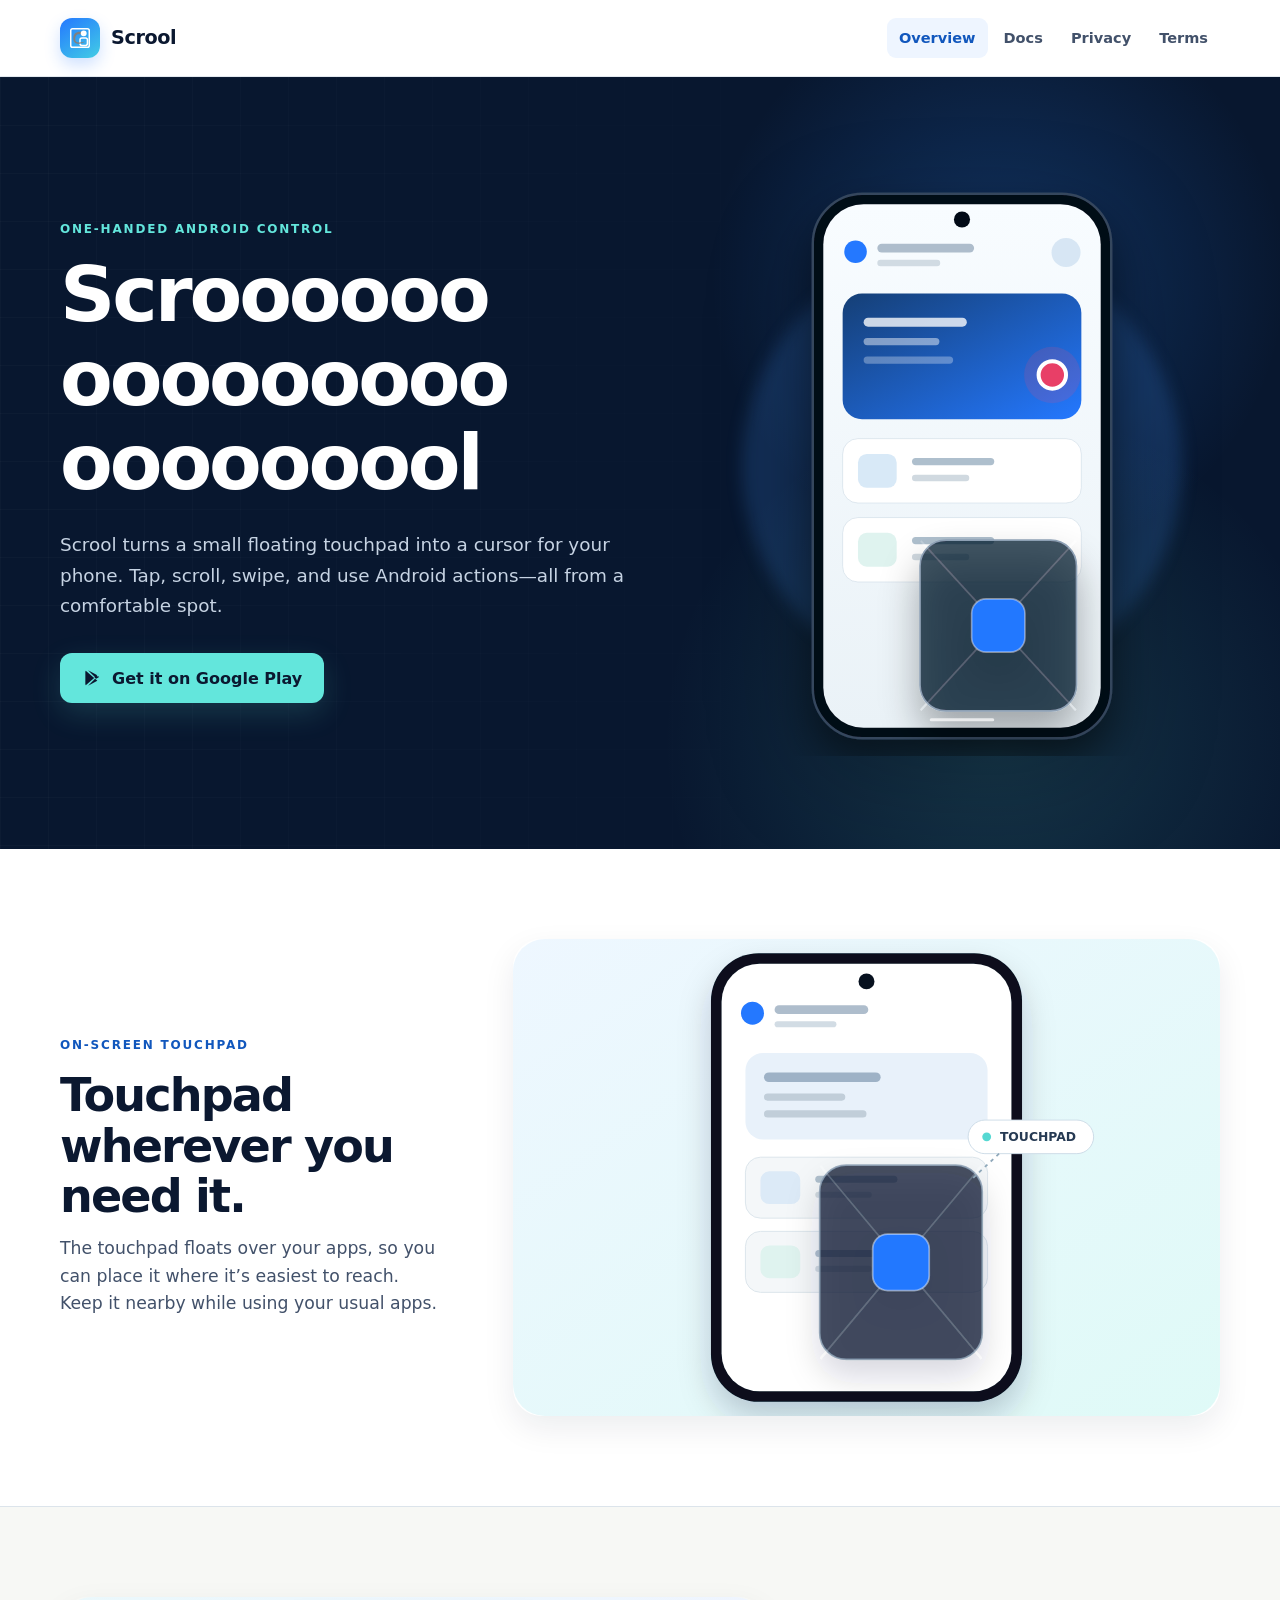
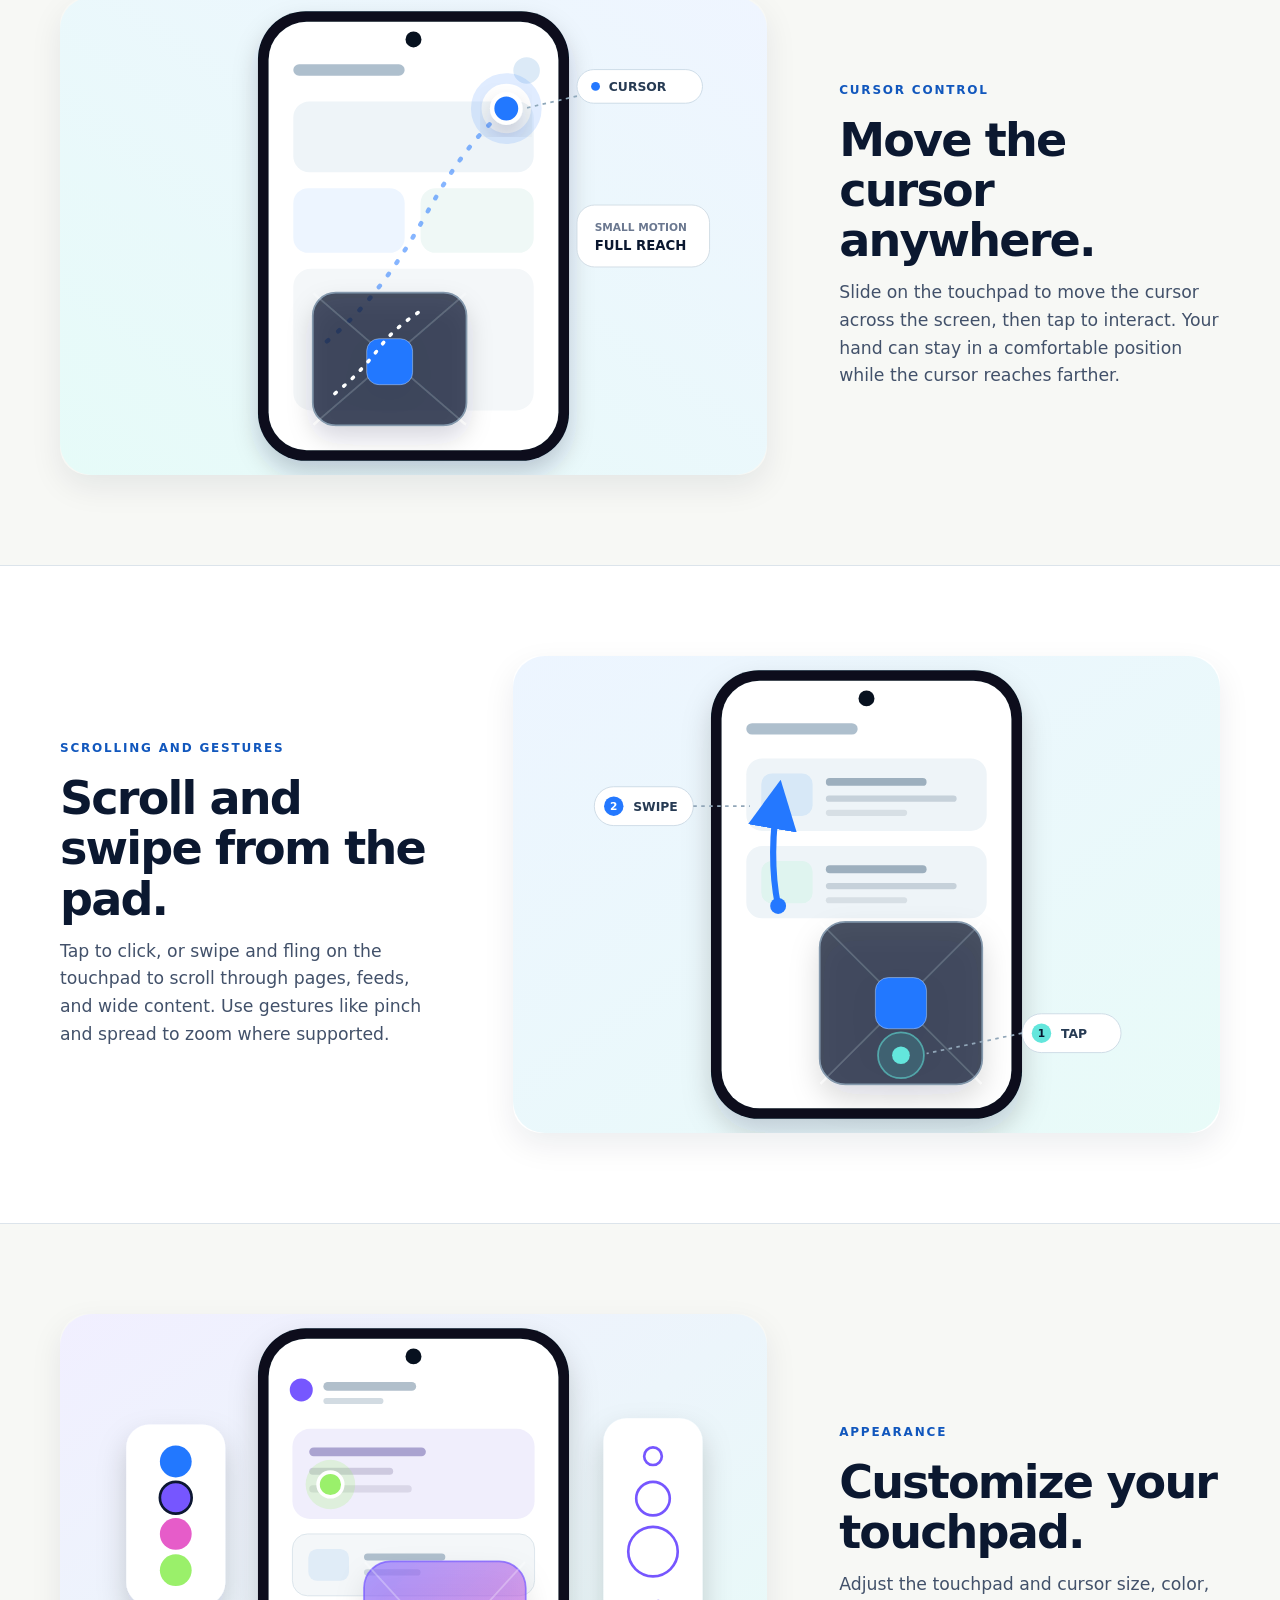
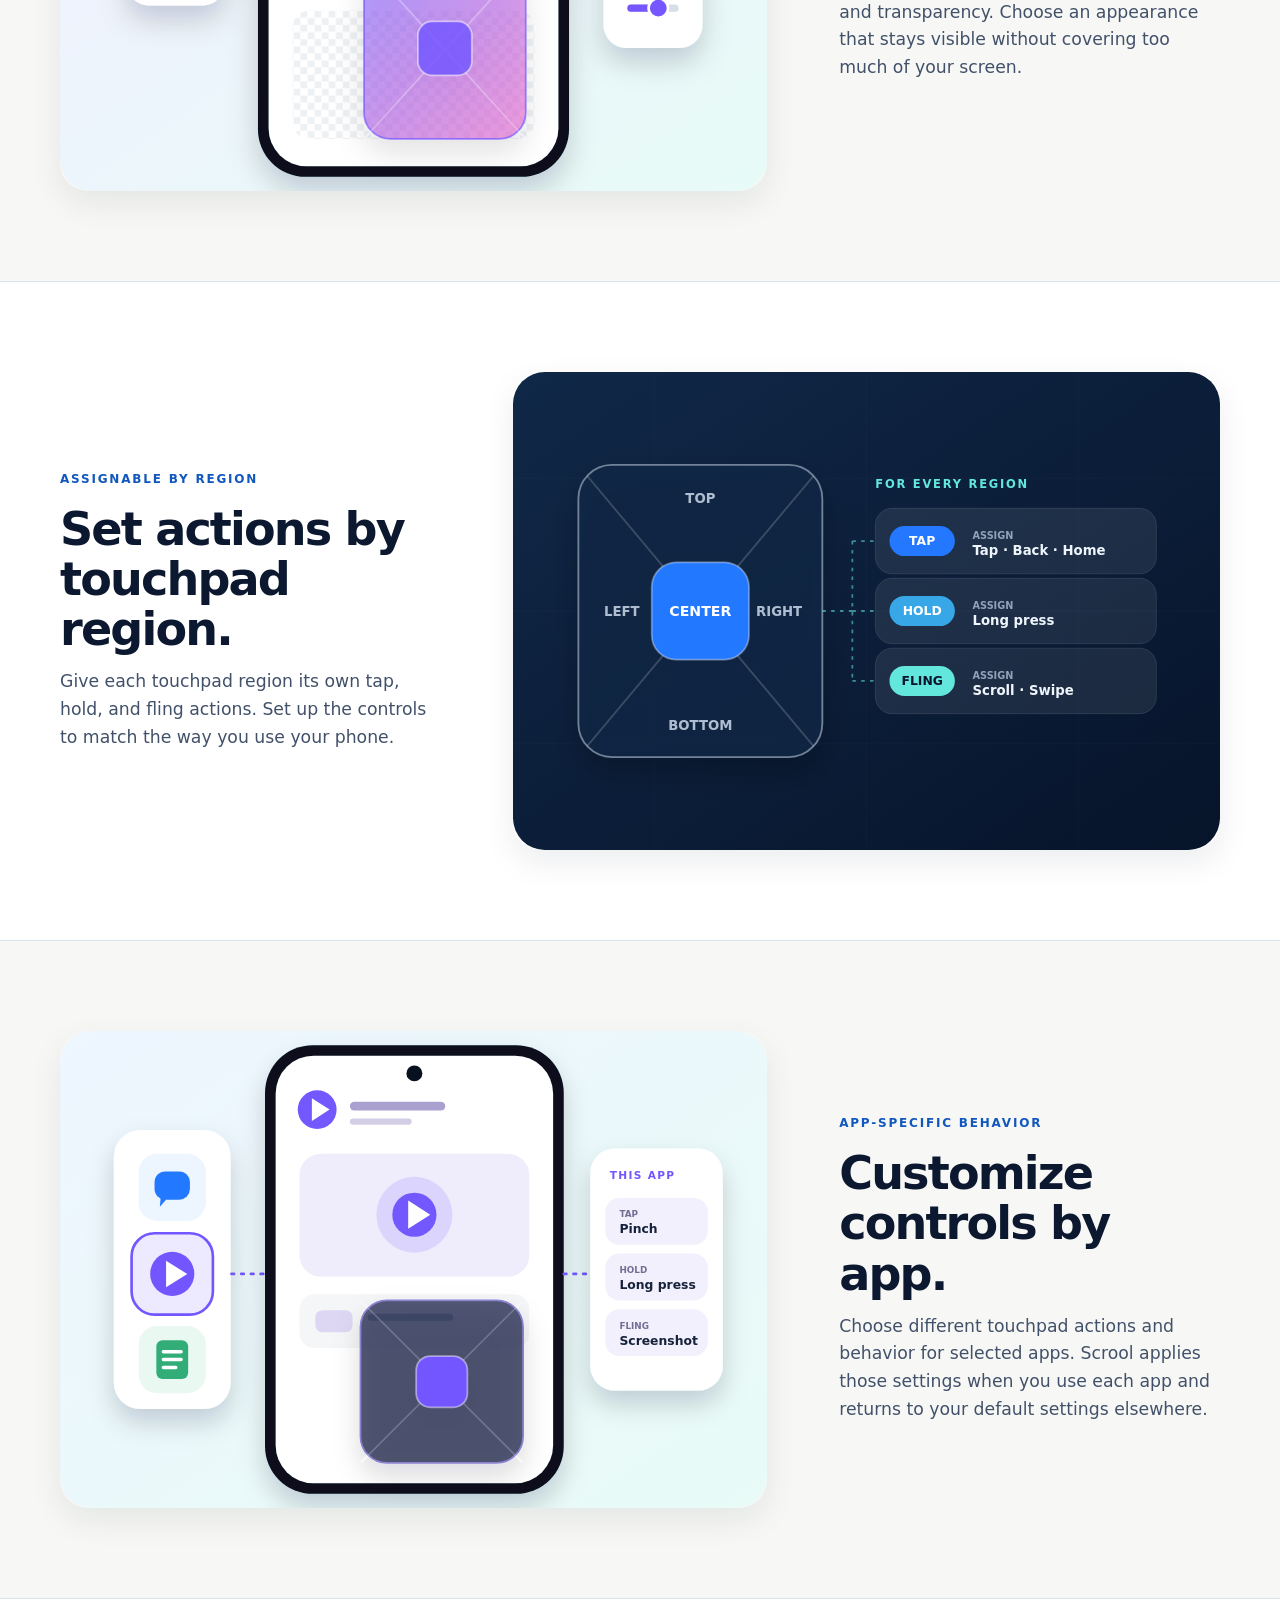
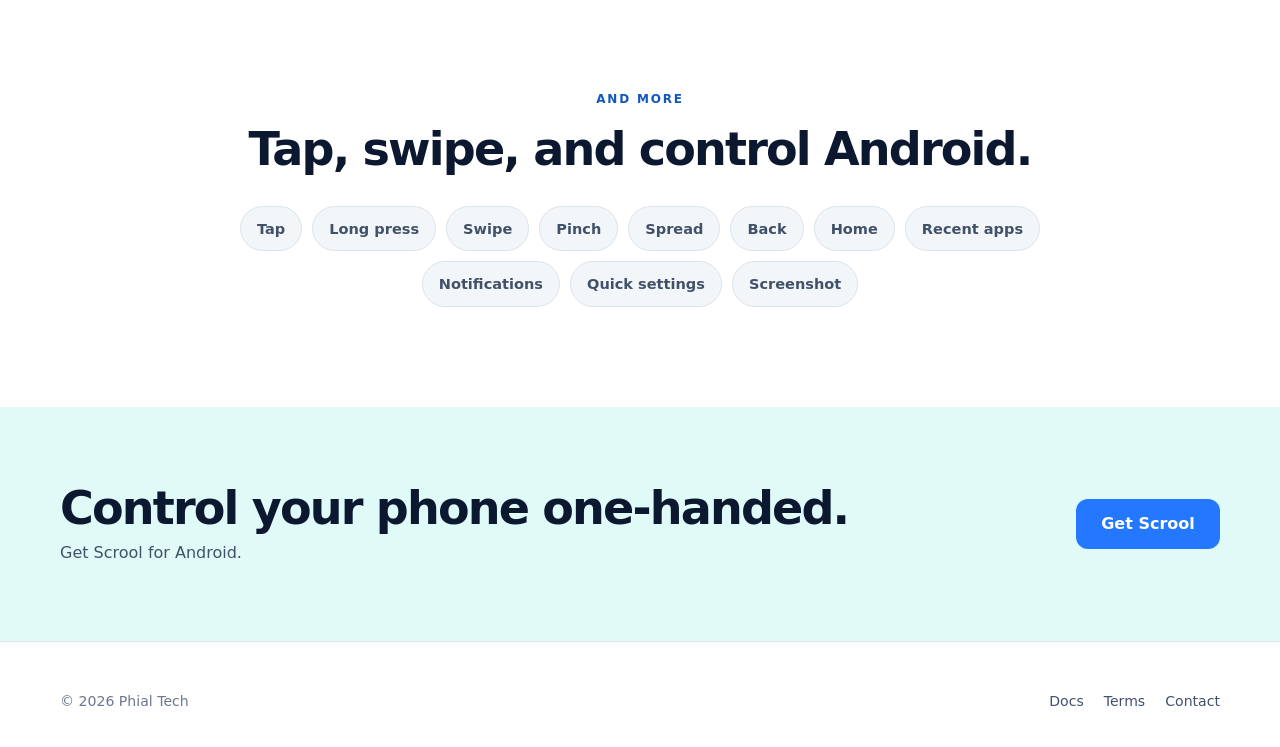
<file: index.html>
<!doctype html>
<html lang="en">
<head>
  <meta charset="utf-8">
  <meta name="viewport" content="width=device-width, initial-scale=1">
  <meta name="description" content="Scrool is an on-screen Android touchpad for moving a cursor, scrolling, gestures, and phone actions.">
  <meta name="theme-color" content="#08172f">
  <title>Scrool — Your whole screen, within reach</title>
  <link rel="stylesheet" href="styles.css">
</head>
<body>
  <header class="site-header">
    <div class="container header-inner">
      <a class="brand" href="index.html" aria-label="Scrool home">
        <span class="brand-mark"><img src="icon.svg" alt=""></span>
        <span class="brand-name">Scrool</span>
      </a>
      <nav class="site-nav" aria-label="Main navigation">
        <a href="index.html" aria-current="page">Overview</a>
        <a href="docs.html">Docs</a>
        <a href="privacy_policy.html">Privacy</a>
        <a href="terms_and_conditions.html">Terms</a>
      </nav>
    </div>
  </header>

  <main>
    <section class="hero">
      <div class="container hero-grid">
        <div class="hero-copy">
          <p class="eyebrow">One-handed Android control</p>
          <h1>Scroooooo<br>ooooooooo<br>ooooooool</h1>
          <p class="lede">Scrool turns a small floating touchpad into a cursor for your phone. Tap, scroll, swipe, and use Android actions—all from a comfortable spot.</p>
          <div class="actions">
            <a class="button" href="https://play.google.com/store/apps/details?id=app.scrool">
              <svg aria-hidden="true" viewBox="0 0 24 24"><path d="m4.5 3.4 10.1 8.6L4.5 20.6a2 2 0 0 1-.5-1.3V4.7c0-.5.2-.9.5-1.3Zm11.2 9.5 2.7 2.3-11.1 6.2 8.4-8.5Zm3.9-3.4c.8.4.8 1.4.1 1.9l-2.8 1.6-2-1.7 2-2 2.7 1.2ZM7.3 2.6l11.1 6.2-2.7 2.3-8.4-8.5Z" fill="currentColor"/></svg>
              Get it on Google Play
            </a>
          </div>
        </div>

        <div class="device-stage">
          <div class="stage-glow"></div>
          <img class="hero-product-image" src="hero.svg" alt="A transparent Scrool touchpad controlling a cursor on an Android phone">
        </div>
      </div>
    </section>

    <section class="showcase">
      <div class="container showcase-row">
        <div class="showcase-copy">
          <p class="eyebrow">On-screen touchpad</p>
          <h2>Touchpad wherever you need it.</h2>
          <p>The touchpad floats over your apps, so you can place it where it’s easiest to reach. Keep it nearby while using your usual apps.</p>
        </div>
        <img class="showcase-image" src="touchpad.svg" alt="A five-zone touchpad floating over an Android app">
      </div>
    </section>

    <section class="showcase showcase-alt">
      <div class="container showcase-row showcase-reverse">
        <div class="showcase-copy">
          <p class="eyebrow">Cursor control</p>
          <h2>Move the cursor anywhere.</h2>
          <p>Slide on the touchpad to move the cursor across the screen, then tap to interact. Your hand can stay in a comfortable position while the cursor reaches farther.</p>
        </div>
        <img class="showcase-image" src="cursor.svg" alt="A touchpad guiding a cursor to another part of the screen">
      </div>
    </section>

    <section class="showcase">
      <div class="container showcase-row">
        <div class="showcase-copy">
          <p class="eyebrow">Scrolling and gestures</p>
          <h2>Scroll and swipe from the pad.</h2>
          <p>Tap to click, or swipe and fling on the touchpad to scroll through pages, feeds, and wide content. Use gestures like pinch and spread to zoom where supported.</p>
        </div>
        <img class="showcase-image" src="scroll.svg" alt="A vertical gesture on the touchpad scrolling a feed">
      </div>
    </section>

    <section class="showcase showcase-alt">
      <div class="container showcase-row showcase-reverse">
        <div class="showcase-copy">
          <p class="eyebrow">Appearance</p>
          <h2>Customize your touchpad.</h2>
          <p>Adjust the touchpad and cursor size, color, and transparency. Choose an appearance that stays visible without covering too much of your screen.</p>
        </div>
        <img class="showcase-image" src="customize.svg" alt="Touchpad and cursor shown in different sizes, colors, and transparency levels">
      </div>
    </section>

    <section class="showcase">
      <div class="container showcase-row">
        <div class="showcase-copy">
          <p class="eyebrow">Assignable by region</p>
          <h2>Set actions by touchpad region.</h2>
          <p>Give each touchpad region its own tap, hold, and fling actions. Set up the controls to match the way you use your phone.</p>
        </div>
        <img class="showcase-image" src="actions.svg" alt="Each touchpad region can have separate tap, hold, and fling actions">
      </div>
    </section>

    <section class="showcase showcase-alt">
      <div class="container showcase-row showcase-reverse">
        <div class="showcase-copy">
          <p class="eyebrow">App-specific behavior</p>
          <h2>Customize controls by app.</h2>
          <p>Choose different touchpad actions and behavior for selected apps. Scrool applies those settings when you use each app and returns to your default settings elsewhere.</p>
        </div>
        <img class="showcase-image" src="apps.svg" alt="An app automatically applying its own touchpad actions while open">
      </div>
    </section>

    <section class="actions-overview" aria-labelledby="actions-title">
      <div class="container">
        <p class="eyebrow">And more</p>
        <h2 id="actions-title">Tap, swipe, and control Android.</h2>
        <div class="action-chips" aria-label="Available actions">
          <span>Tap</span><span>Long press</span><span>Swipe</span>
          <span>Pinch</span><span>Spread</span><span>Back</span><span>Home</span>
          <span>Recent apps</span><span>Notifications</span><span>Quick settings</span><span>Screenshot</span>
        </div>
      </div>
    </section>

    <section class="cta" aria-labelledby="cta-title">
      <div class="container cta-inner">
        <div><h2 id="cta-title">Control your phone one-handed.</h2><p>Get Scrool for Android.</p></div>
        <a class="button" href="https://play.google.com/store/apps/details?id=app.scrool">Get Scrool</a>
      </div>
    </section>
  </main>

  <footer class="site-footer">
    <div class="container footer-inner">
      <div>&copy; <span data-year>2026</span> Phial Tech</div>
      <nav class="footer-links" aria-label="Footer navigation">
        <a href="docs.html">Docs</a>
        <a href="terms_and_conditions.html">Terms</a>
        <a href="mailto:phialtech@gmail.com">Contact</a>
      </nav>
    </div>
  </footer>
  <script>document.querySelectorAll('[data-year]').forEach(function (el) { el.textContent = new Date().getFullYear(); });</script>
</body>
</html>
</file>
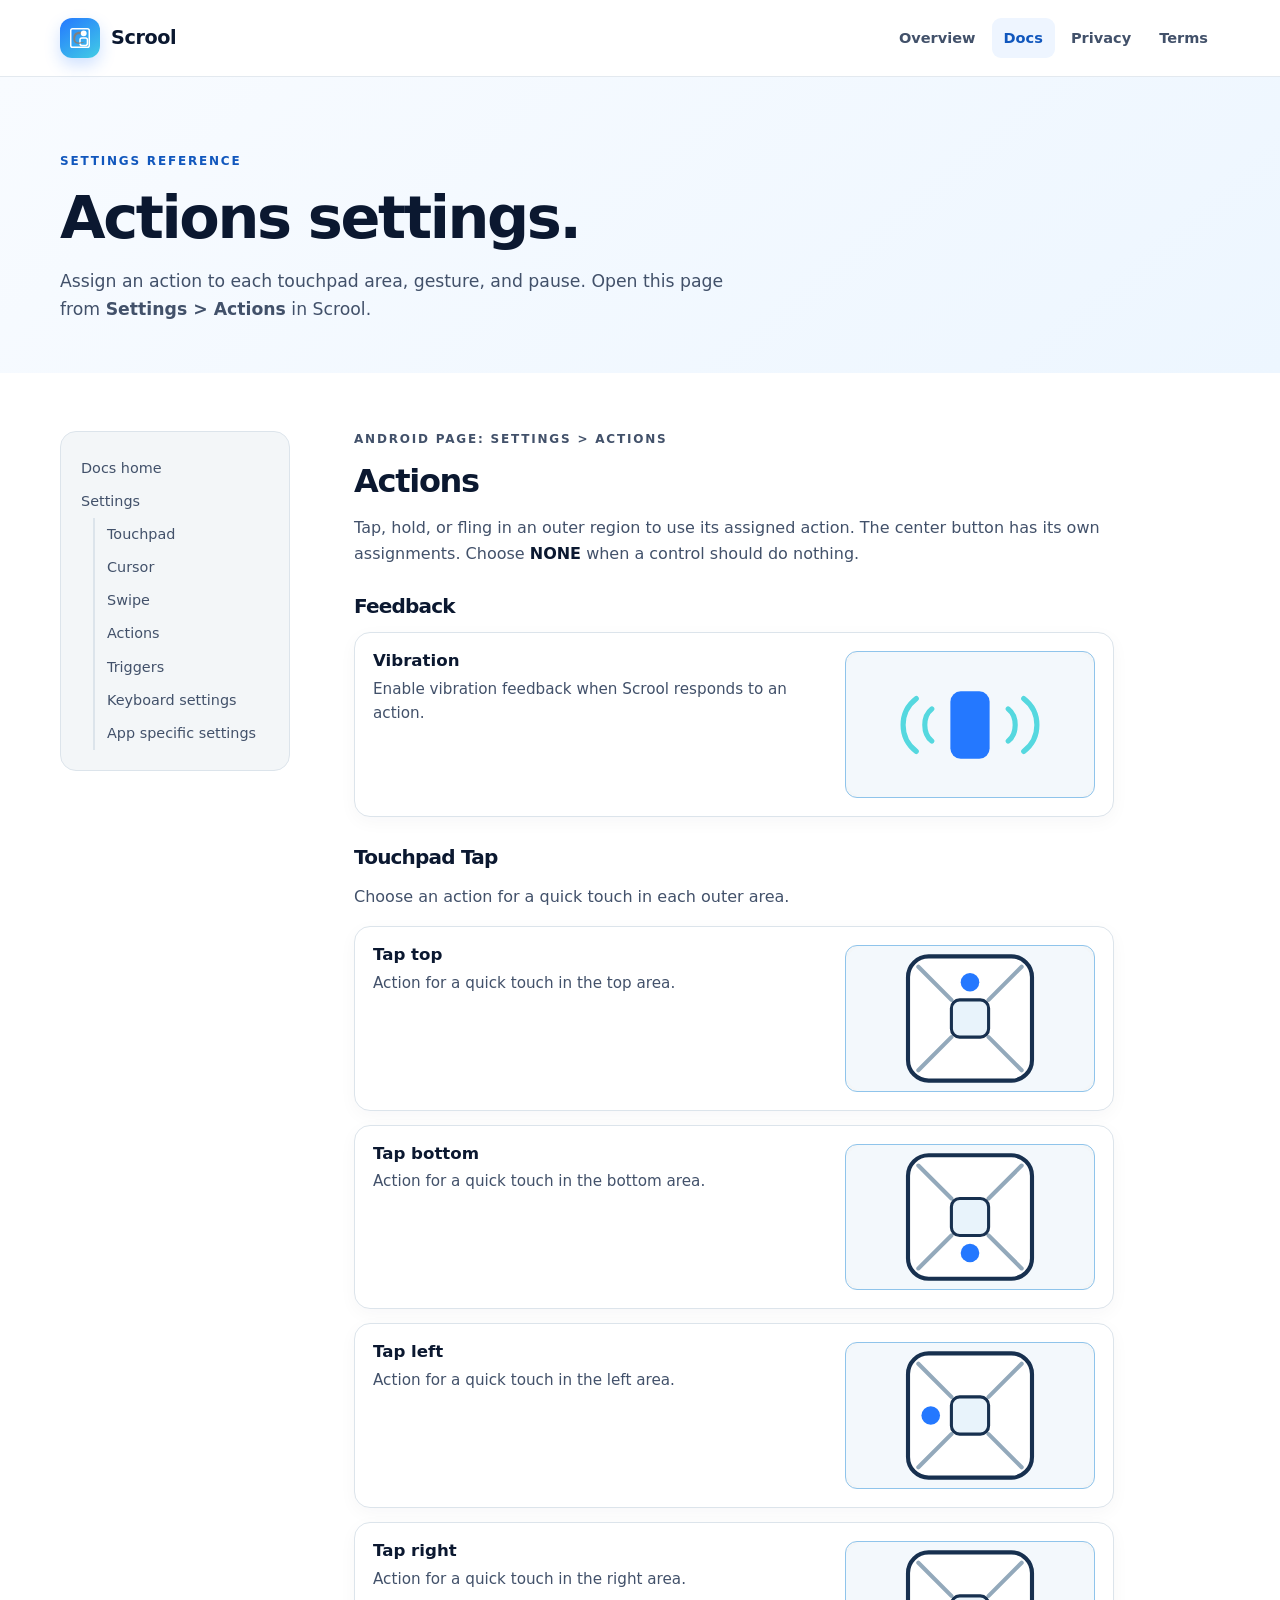
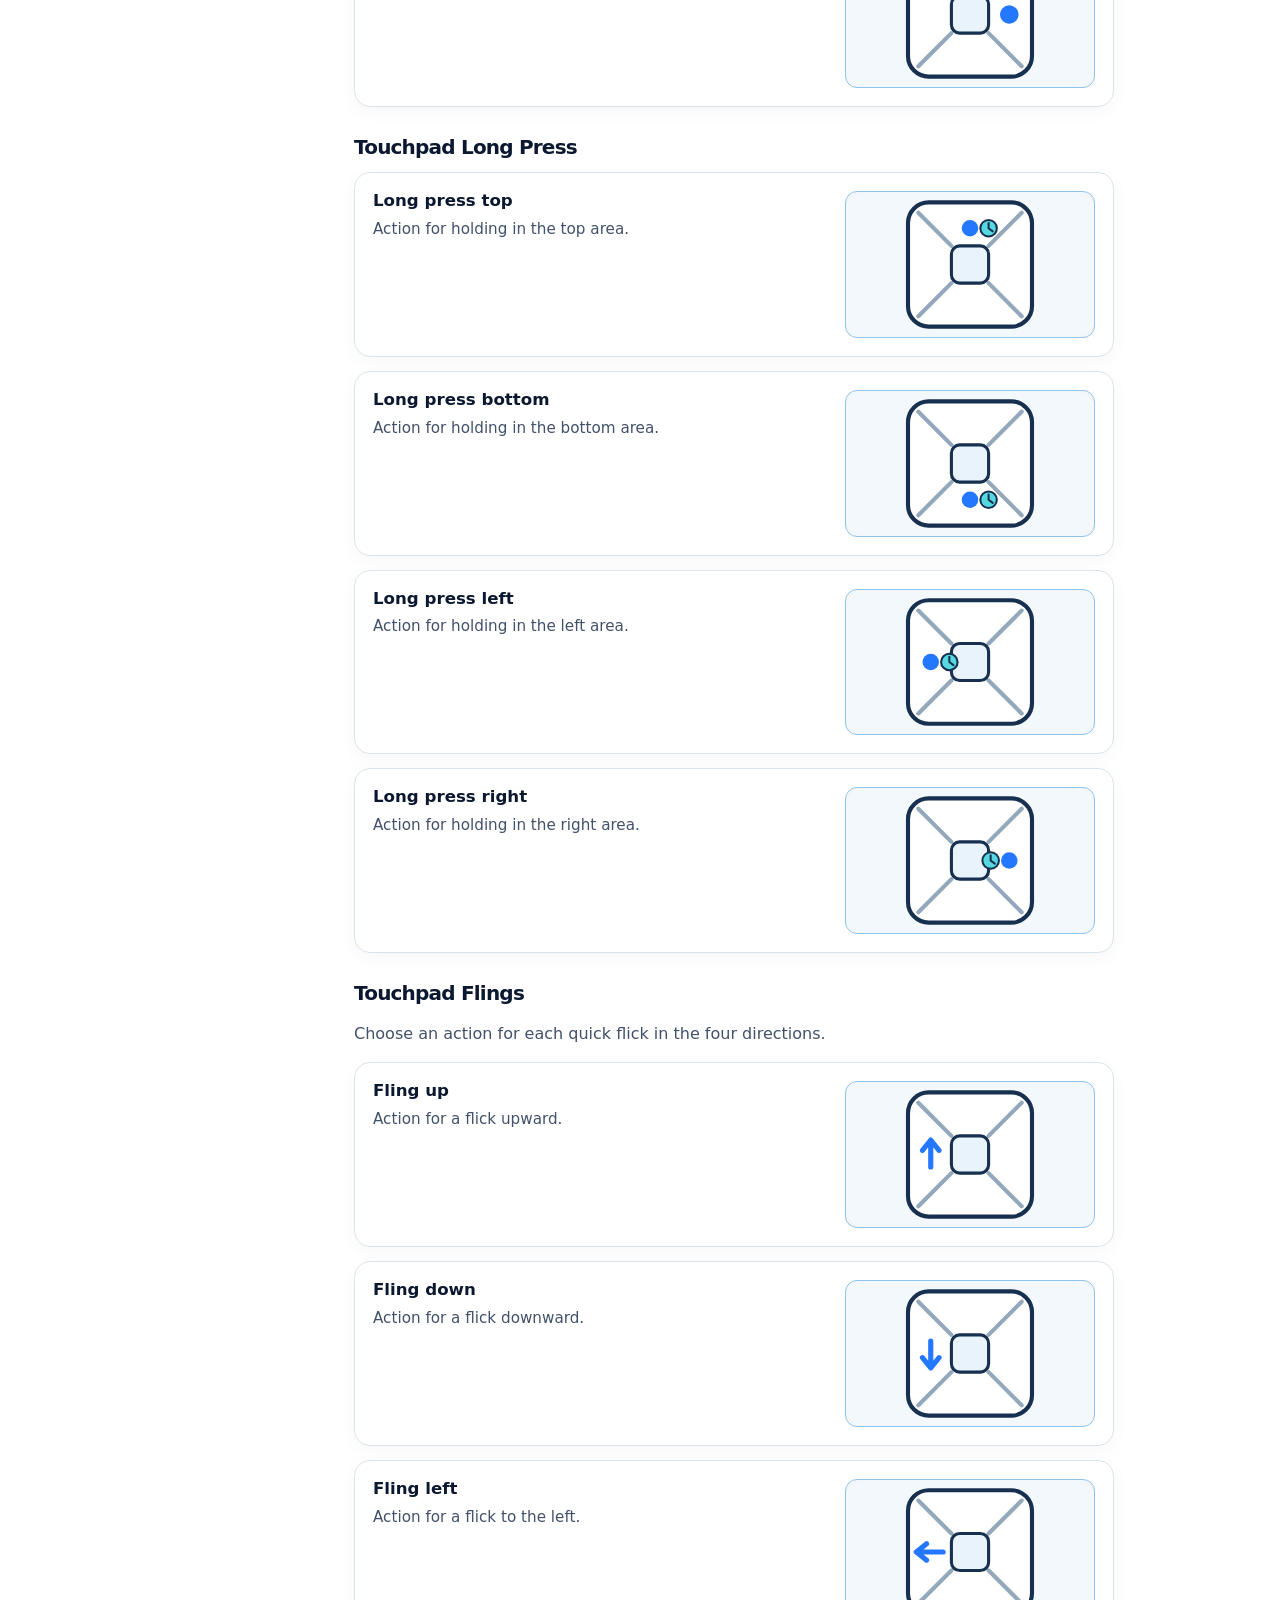
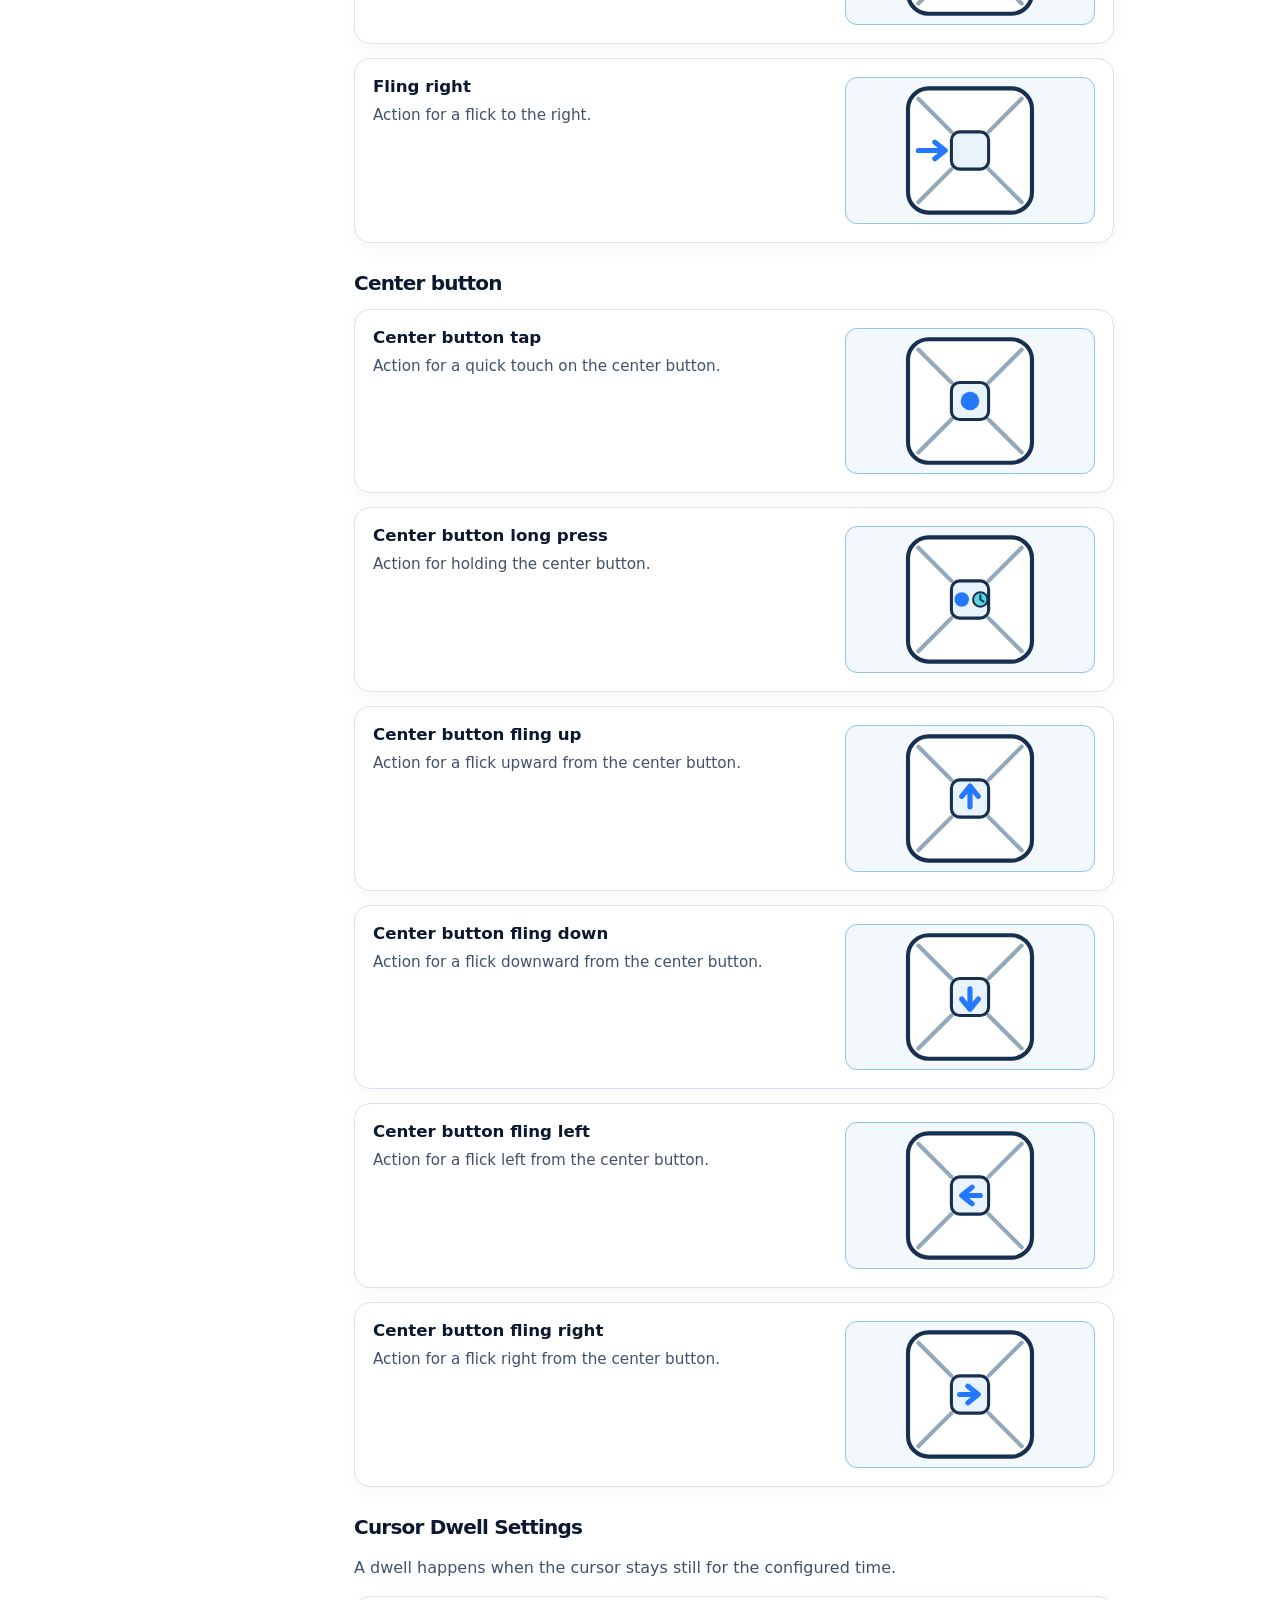
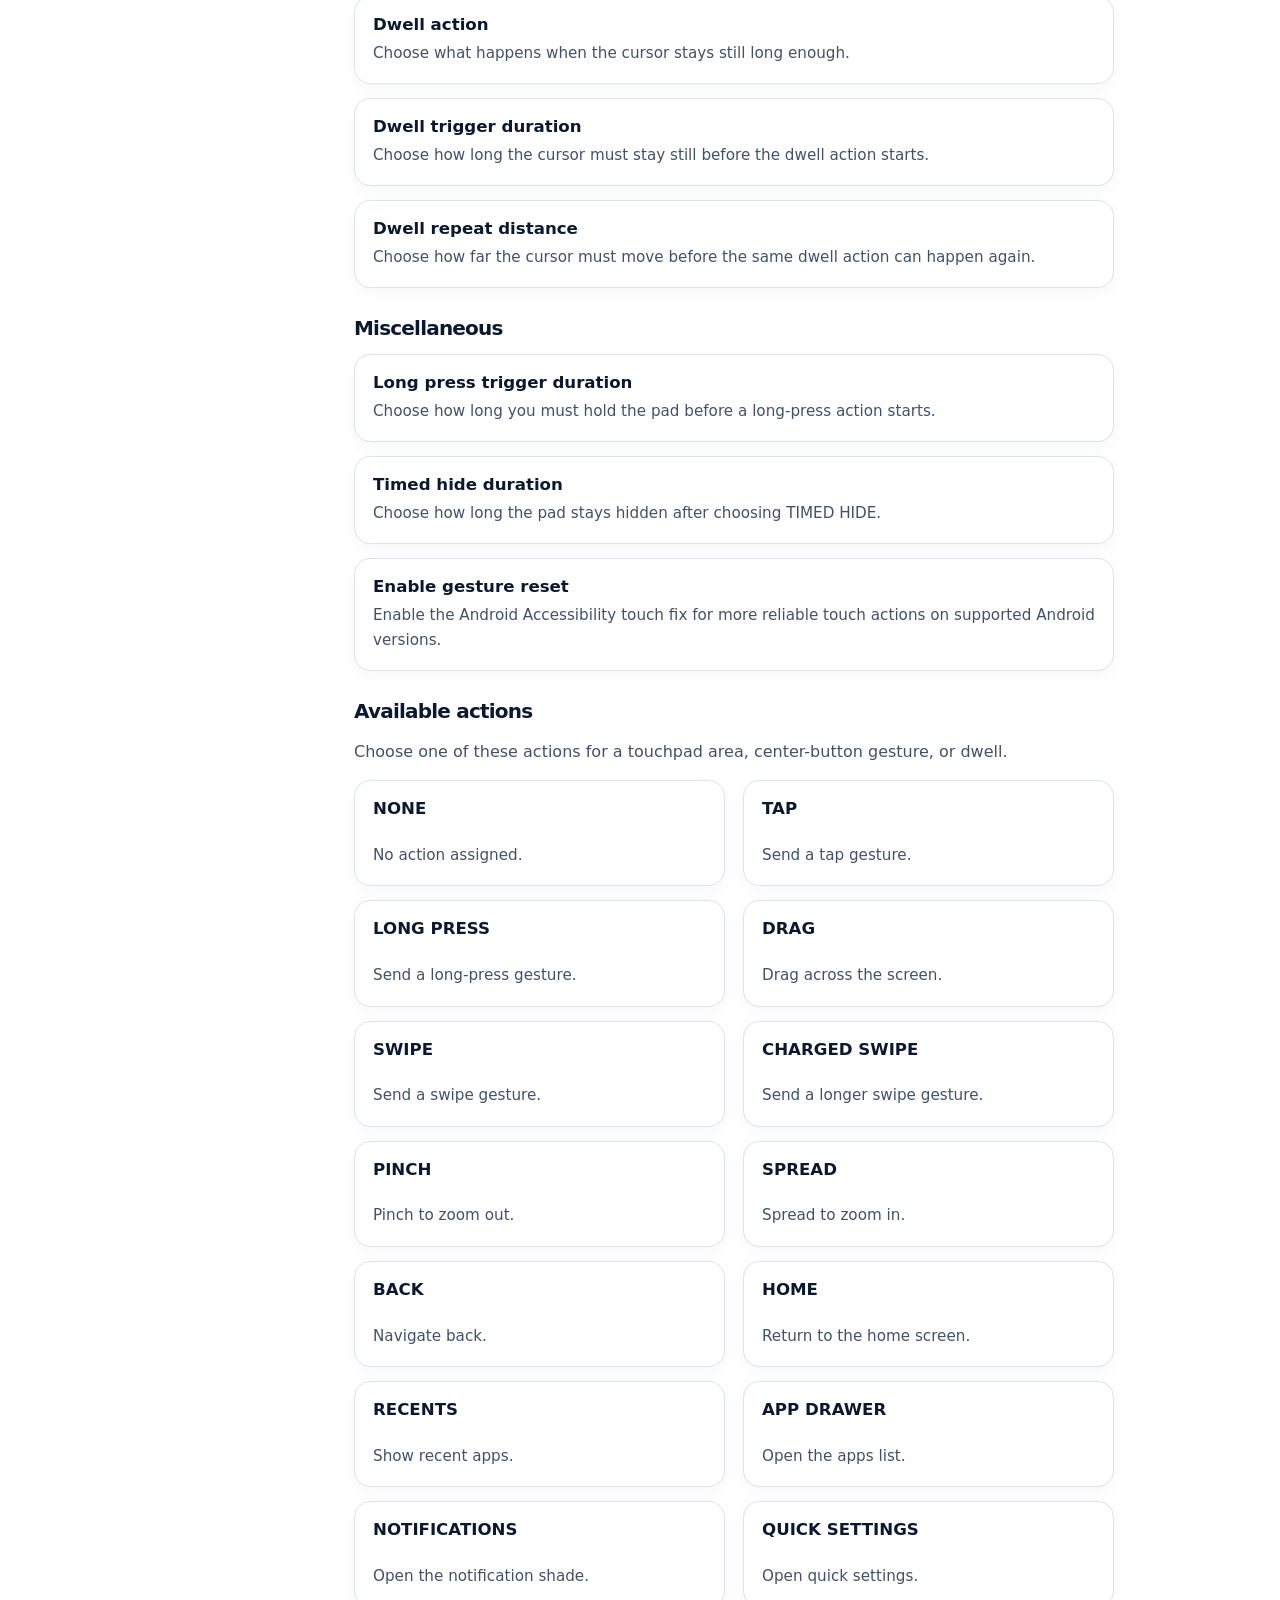
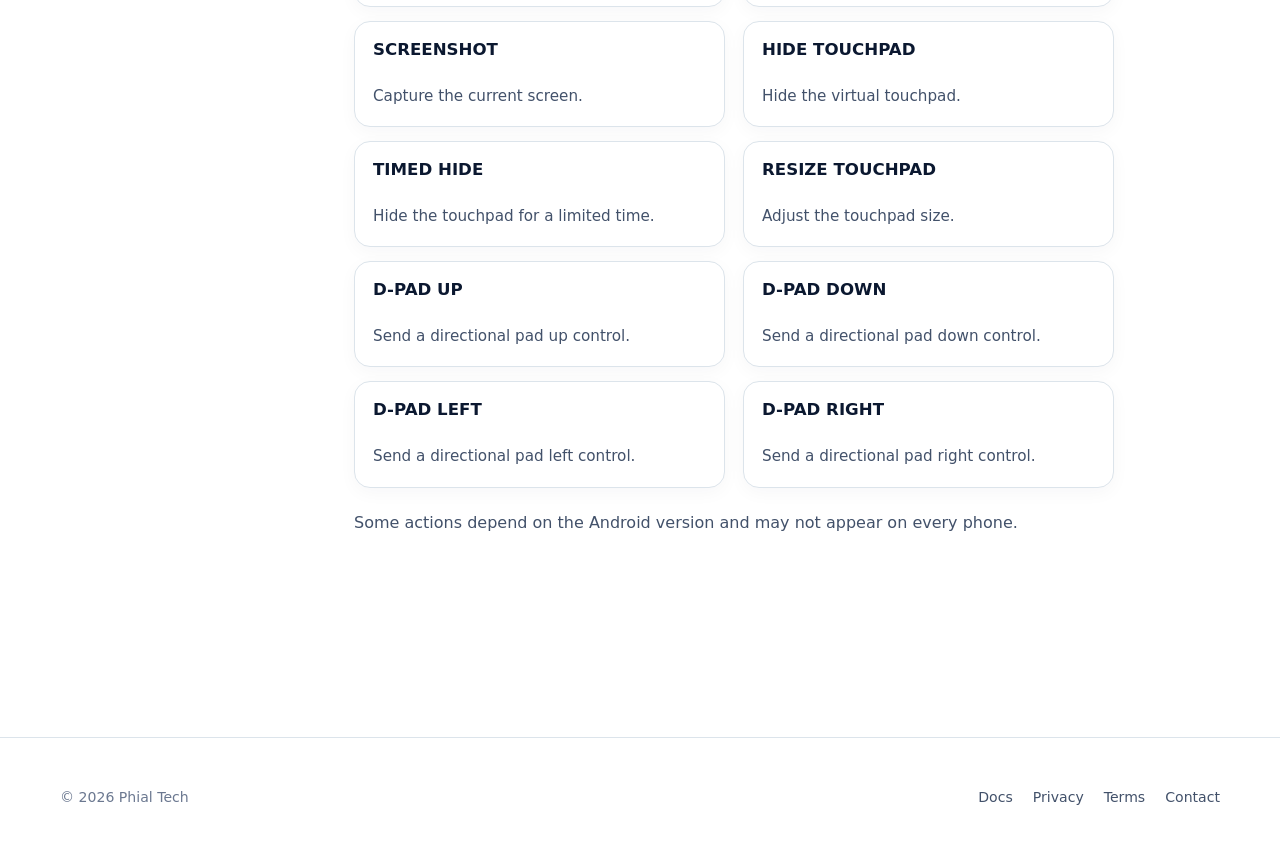
<file: actions.html>
<!doctype html>
<html lang="en">
<head><meta charset="utf-8"><meta name="viewport" content="width=device-width, initial-scale=1"><meta name="description" content="Learn what every Actions setting does in Scrool for Android."><title>Scrool Docs — Actions settings</title><link rel="stylesheet" href="styles.css"></head>
<body>
  <header class="site-header"><div class="container header-inner"><a class="brand" href="index.html" aria-label="Scrool home"><span class="brand-mark"><img src="icon.svg" alt=""></span><span class="brand-name">Scrool</span></a><nav class="site-nav" aria-label="Main navigation"><a href="index.html">Overview</a><a href="docs.html" aria-current="page">Docs</a><a href="privacy_policy.html">Privacy</a><a href="terms_and_conditions.html">Terms</a></nav></div></header>
  <main><section class="page-intro"><div class="container"><p class="eyebrow">Settings reference</p><h1>Actions settings.</h1><p>Assign an action to each touchpad area, gesture, and pause. Open this page from <strong>Settings &gt; Actions</strong> in Scrool.</p></div></section>
    <div class="container docs-layout"><aside class="toc" aria-label="Documentation navigation"><a href="docs.html">Docs home</a><a class="toc-section" href="docs.html#settings-pages">Settings</a><nav class="toc-subnav" aria-label="Settings pages"><a href="touchpad.html">Touchpad</a><a href="cursor.html">Cursor</a><a href="swipe.html">Swipe</a><a href="actions.html" aria-current="page">Actions</a><a href="triggers.html">Triggers</a><a href="keyboard-settings.html">Keyboard settings</a><a href="app-settings.html">App specific settings</a></nav></aside>
      <article class="docs-article"><section><p class="eyebrow">Android page: Settings &gt; Actions</p><h2>Actions</h2><p>Tap, hold, or fling in an outer region to use its assigned action. The center button has its own assignments. Choose <strong>NONE</strong> when a control should do nothing.</p>
        <div class="setting-group"><h3>Feedback</h3><div class="setting-card"><div class="setting-copy"><h4>Vibration</h4><p>Enable vibration feedback when Scrool responds to an action.</p></div><figure class="setting-media has-image"><img src="settings/vibration.svg" alt="Vibration illustration"></figure></div></div>
        <div class="setting-group"><h3>Touchpad Tap</h3><p>Choose an action for a quick touch in each outer area.</p>
          <div class="setting-card"><div class="setting-copy"><h4>Tap top</h4><p>Action for a quick touch in the top area.</p></div><figure class="setting-media has-image"><img src="settings/action-tap-top.svg" alt="Tap top illustration"></figure></div>
          <div class="setting-card"><div class="setting-copy"><h4>Tap bottom</h4><p>Action for a quick touch in the bottom area.</p></div><figure class="setting-media has-image"><img src="settings/action-tap-bottom.svg" alt="Tap bottom illustration"></figure></div>
          <div class="setting-card"><div class="setting-copy"><h4>Tap left</h4><p>Action for a quick touch in the left area.</p></div><figure class="setting-media has-image"><img src="settings/action-tap-left.svg" alt="Tap left illustration"></figure></div>
          <div class="setting-card"><div class="setting-copy"><h4>Tap right</h4><p>Action for a quick touch in the right area.</p></div><figure class="setting-media has-image"><img src="settings/action-tap-right.svg" alt="Tap right illustration"></figure></div>
        </div>
        <div class="setting-group"><h3>Touchpad Long Press</h3>
          <div class="setting-card"><div class="setting-copy"><h4>Long press top</h4><p>Action for holding in the top area.</p></div><figure class="setting-media has-image"><img src="settings/action-hold-top.svg" alt="Long press top illustration"></figure></div>
          <div class="setting-card"><div class="setting-copy"><h4>Long press bottom</h4><p>Action for holding in the bottom area.</p></div><figure class="setting-media has-image"><img src="settings/action-hold-bottom.svg" alt="Long press bottom illustration"></figure></div>
          <div class="setting-card"><div class="setting-copy"><h4>Long press left</h4><p>Action for holding in the left area.</p></div><figure class="setting-media has-image"><img src="settings/action-hold-left.svg" alt="Long press left illustration"></figure></div>
          <div class="setting-card"><div class="setting-copy"><h4>Long press right</h4><p>Action for holding in the right area.</p></div><figure class="setting-media has-image"><img src="settings/action-hold-right.svg" alt="Long press right illustration"></figure></div>
        </div>
        <div class="setting-group"><h3>Touchpad Flings</h3><p>Choose an action for each quick flick in the four directions.</p>
          <div class="setting-card"><div class="setting-copy"><h4>Fling up</h4><p>Action for a flick upward.</p></div><figure class="setting-media has-image"><img src="settings/action-fling-up.svg" alt="Fling up illustration"></figure></div>
          <div class="setting-card"><div class="setting-copy"><h4>Fling down</h4><p>Action for a flick downward.</p></div><figure class="setting-media has-image"><img src="settings/action-fling-down.svg" alt="Fling down illustration"></figure></div>
          <div class="setting-card"><div class="setting-copy"><h4>Fling left</h4><p>Action for a flick to the left.</p></div><figure class="setting-media has-image"><img src="settings/action-fling-left.svg" alt="Fling left illustration"></figure></div>
          <div class="setting-card"><div class="setting-copy"><h4>Fling right</h4><p>Action for a flick to the right.</p></div><figure class="setting-media has-image"><img src="settings/action-fling-right.svg" alt="Fling right illustration"></figure></div>
        </div>
        <div class="setting-group"><h3>Center button</h3>
          <div class="setting-card"><div class="setting-copy"><h4>Center button tap</h4><p>Action for a quick touch on the center button.</p></div><figure class="setting-media has-image"><img src="settings/action-center-tap.svg" alt="Center button tap illustration"></figure></div>
          <div class="setting-card"><div class="setting-copy"><h4>Center button long press</h4><p>Action for holding the center button.</p></div><figure class="setting-media has-image"><img src="settings/action-center-hold.svg" alt="Center button long press illustration"></figure></div>
          <div class="setting-card"><div class="setting-copy"><h4>Center button fling up</h4><p>Action for a flick upward from the center button.</p></div><figure class="setting-media has-image"><img src="settings/action-center-fling-up.svg" alt="Center button fling up illustration"></figure></div>
          <div class="setting-card"><div class="setting-copy"><h4>Center button fling down</h4><p>Action for a flick downward from the center button.</p></div><figure class="setting-media has-image"><img src="settings/action-center-fling-down.svg" alt="Center button fling down illustration"></figure></div>
          <div class="setting-card"><div class="setting-copy"><h4>Center button fling left</h4><p>Action for a flick left from the center button.</p></div><figure class="setting-media has-image"><img src="settings/action-center-fling-left.svg" alt="Center button fling left illustration"></figure></div>
          <div class="setting-card"><div class="setting-copy"><h4>Center button fling right</h4><p>Action for a flick right from the center button.</p></div><figure class="setting-media has-image"><img src="settings/action-center-fling-right.svg" alt="Center button fling right illustration"></figure></div>
        </div>
        <div class="setting-group"><h3>Cursor Dwell Settings</h3><p>A dwell happens when the cursor stays still for the configured time.</p>
          <div class="setting-card text-only"><div class="setting-copy"><h4>Dwell action</h4><p>Choose what happens when the cursor stays still long enough.</p></div></div>
          <div class="setting-card text-only"><div class="setting-copy"><h4>Dwell trigger duration</h4><p>Choose how long the cursor must stay still before the dwell action starts.</p></div></div>
          <div class="setting-card text-only"><div class="setting-copy"><h4>Dwell repeat distance</h4><p>Choose how far the cursor must move before the same dwell action can happen again.</p></div></div>
        </div>
        <div class="setting-group"><h3>Miscellaneous</h3>
          <div class="setting-card text-only"><div class="setting-copy"><h4>Long press trigger duration</h4><p>Choose how long you must hold the pad before a long-press action starts.</p></div></div>
          <div class="setting-card text-only"><div class="setting-copy"><h4>Timed hide duration</h4><p>Choose how long the pad stays hidden after choosing TIMED HIDE.</p></div></div>
          <div class="setting-card text-only"><div class="setting-copy"><h4>Enable gesture reset</h4><p>Enable the Android Accessibility touch fix for more reliable touch actions on supported Android versions.</p></div></div>
        </div>
        <div class="setting-group"><h3>Available actions</h3><p>Choose one of these actions for a touchpad area, center-button gesture, or dwell.</p>
          <div class="action-reference action-list" role="list">
            <article class="action-entry text-only" role="listitem"><h4>NONE</h4><p>No action assigned.</p></article>
            <article class="action-entry text-only" role="listitem"><h4>TAP</h4><p>Send a tap gesture.</p></article>
            <article class="action-entry text-only" role="listitem"><h4>LONG PRESS</h4><p>Send a long-press gesture.</p></article>
            <article class="action-entry text-only" role="listitem"><h4>DRAG</h4><p>Drag across the screen.</p></article>
            <article class="action-entry text-only" role="listitem"><h4>SWIPE</h4><p>Send a swipe gesture.</p></article>
            <article class="action-entry text-only" role="listitem"><h4>CHARGED SWIPE</h4><p>Send a longer swipe gesture.</p></article>
            <article class="action-entry text-only" role="listitem"><h4>PINCH</h4><p>Pinch to zoom out.</p></article>
            <article class="action-entry text-only" role="listitem"><h4>SPREAD</h4><p>Spread to zoom in.</p></article>
            <article class="action-entry text-only" role="listitem"><h4>BACK</h4><p>Navigate back.</p></article>
            <article class="action-entry text-only" role="listitem"><h4>HOME</h4><p>Return to the home screen.</p></article>
            <article class="action-entry text-only" role="listitem"><h4>RECENTS</h4><p>Show recent apps.</p></article>
            <article class="action-entry text-only" role="listitem"><h4>APP DRAWER</h4><p>Open the apps list.</p></article>
            <article class="action-entry text-only" role="listitem"><h4>NOTIFICATIONS</h4><p>Open the notification shade.</p></article>
            <article class="action-entry text-only" role="listitem"><h4>QUICK SETTINGS</h4><p>Open quick settings.</p></article>
            <article class="action-entry text-only" role="listitem"><h4>SCREENSHOT</h4><p>Capture the current screen.</p></article>
            <article class="action-entry text-only" id="hide-touchpad" role="listitem"><h4>HIDE TOUCHPAD</h4><p>Hide the virtual touchpad.</p></article>
            <article class="action-entry text-only" role="listitem"><h4>TIMED HIDE</h4><p>Hide the touchpad for a limited time.</p></article>
            <article class="action-entry text-only" role="listitem"><h4>RESIZE TOUCHPAD</h4><p>Adjust the touchpad size.</p></article>
            <article class="action-entry text-only" role="listitem"><h4>D-PAD UP</h4><p>Send a directional pad up control.</p></article>
            <article class="action-entry text-only" role="listitem"><h4>D-PAD DOWN</h4><p>Send a directional pad down control.</p></article>
            <article class="action-entry text-only" role="listitem"><h4>D-PAD LEFT</h4><p>Send a directional pad left control.</p></article>
            <article class="action-entry text-only" role="listitem"><h4>D-PAD RIGHT</h4><p>Send a directional pad right control.</p></article>
          </div>
          <p>Some actions depend on the Android version and may not appear on every phone.</p>
        </div>
      </section></article></div>
  </main>
  <footer class="site-footer"><div class="container footer-inner"><div>&copy; <span data-year>2026</span> Phial Tech</div><nav class="footer-links" aria-label="Footer navigation"><a href="docs.html">Docs</a><a href="privacy_policy.html">Privacy</a><a href="terms_and_conditions.html">Terms</a><a href="mailto:phialtech@gmail.com">Contact</a></nav></div></footer><script>document.querySelectorAll('[data-year]').forEach(function (el) { el.textContent = new Date().getFullYear(); });</script>
</body></html>
</file>
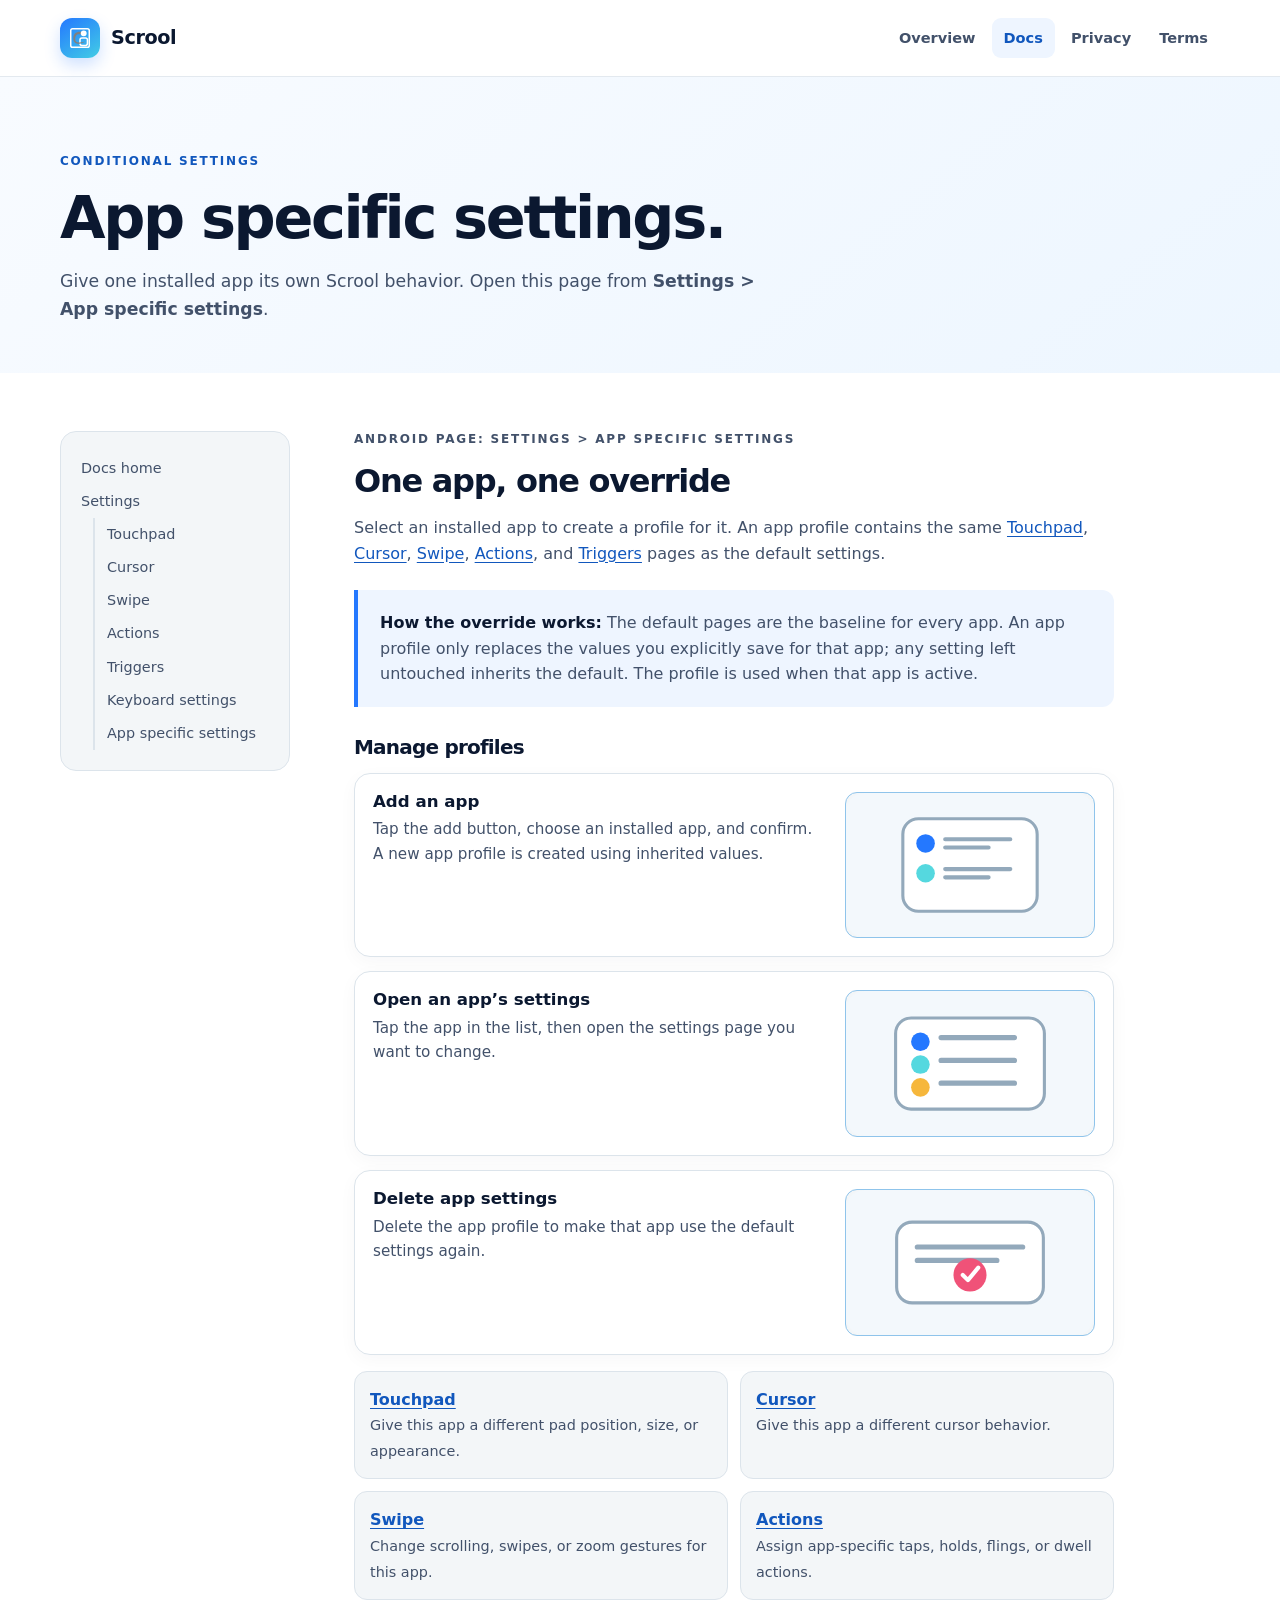
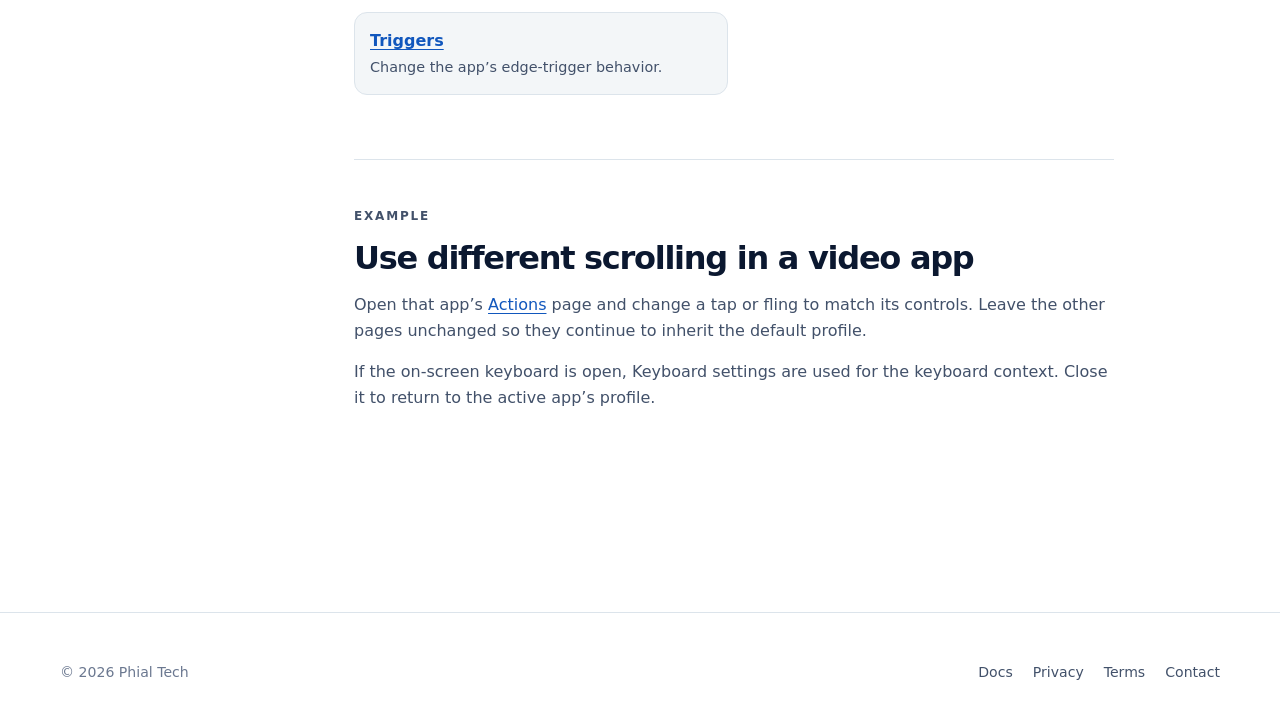
<file: app-settings.html>
<!doctype html>
<html lang="en">
<head><meta charset="utf-8"><meta name="viewport" content="width=device-width, initial-scale=1"><meta name="description" content="Learn how Scrool app-specific settings inherit and override the default settings."><title>Scrool Docs — App specific settings</title><link rel="stylesheet" href="styles.css"></head>
<body>
  <header class="site-header"><div class="container header-inner"><a class="brand" href="index.html" aria-label="Scrool home"><span class="brand-mark"><img src="icon.svg" alt=""></span><span class="brand-name">Scrool</span></a><nav class="site-nav" aria-label="Main navigation"><a href="index.html">Overview</a><a href="docs.html" aria-current="page">Docs</a><a href="privacy_policy.html">Privacy</a><a href="terms_and_conditions.html">Terms</a></nav></div></header>
  <main><section class="page-intro"><div class="container"><p class="eyebrow">Conditional settings</p><h1>App specific settings.</h1><p>Give one installed app its own Scrool behavior. Open this page from <strong>Settings &gt; App specific settings</strong>.</p></div></section>
    <div class="container docs-layout"><aside class="toc" aria-label="Documentation navigation"><a href="docs.html">Docs home</a><a class="toc-section" href="docs.html#settings-pages">Settings</a><nav class="toc-subnav" aria-label="Settings pages"><a href="touchpad.html">Touchpad</a><a href="cursor.html">Cursor</a><a href="swipe.html">Swipe</a><a href="actions.html">Actions</a><a href="triggers.html">Triggers</a><a href="keyboard-settings.html">Keyboard settings</a><a href="app-settings.html" aria-current="page">App specific settings</a></nav></aside>
      <article class="docs-article"><section><p class="eyebrow">Android page: Settings &gt; App specific settings</p><h2>One app, one override</h2><p>Select an installed app to create a profile for it. An app profile contains the same <a href="touchpad.html">Touchpad</a>, <a href="cursor.html">Cursor</a>, <a href="swipe.html">Swipe</a>, <a href="actions.html">Actions</a>, and <a href="triggers.html">Triggers</a> pages as the default settings.</p><div class="notice"><p><strong>How the override works:</strong> The default pages are the baseline for every app. An app profile only replaces the values you explicitly save for that app; any setting left untouched inherits the default. The profile is used when that app is active.</p></div>
          <div class="setting-group"><h3>Manage profiles</h3><div class="setting-card"><div class="setting-copy"><h4>Add an app</h4><p>Tap the add button, choose an installed app, and confirm. A new app profile is created using inherited values.</p></div><figure class="setting-media has-image"><img src="settings/app-picker.svg" alt="Add an app illustration"></figure></div><div class="setting-card"><div class="setting-copy"><h4>Open an app’s settings</h4><p>Tap the app in the list, then open the settings page you want to change.</p></div><figure class="setting-media has-image"><img src="settings/app-list.svg" alt="Open an app’s settings illustration"></figure></div><div class="setting-card"><div class="setting-copy"><h4>Delete app settings</h4><p>Delete the app profile to make that app use the default settings again.</p></div><figure class="setting-media has-image"><img src="settings/delete-confirmation.svg" alt="Delete app settings illustration"></figure></div></div>
          <ul class="page-map"><li><strong><a href="touchpad.html">Touchpad</a></strong><span>Give this app a different pad position, size, or appearance.</span></li><li><strong><a href="cursor.html">Cursor</a></strong><span>Give this app a different cursor behavior.</span></li><li><strong><a href="swipe.html">Swipe</a></strong><span>Change scrolling, swipes, or zoom gestures for this app.</span></li><li><strong><a href="actions.html">Actions</a></strong><span>Assign app-specific taps, holds, flings, or dwell actions.</span></li><li><strong><a href="triggers.html">Triggers</a></strong><span>Change the app’s edge-trigger behavior.</span></li></ul>
        </section><section><p class="eyebrow">Example</p><h2>Use different scrolling in a video app</h2><p>Open that app’s <a href="actions.html">Actions</a> page and change a tap or fling to match its controls. Leave the other pages unchanged so they continue to inherit the default profile.</p><p>If the on-screen keyboard is open, Keyboard settings are used for the keyboard context. Close it to return to the active app’s profile.</p></section></article></div>
  </main>
  <footer class="site-footer"><div class="container footer-inner"><div>&copy; <span data-year>2026</span> Phial Tech</div><nav class="footer-links" aria-label="Footer navigation"><a href="docs.html">Docs</a><a href="privacy_policy.html">Privacy</a><a href="terms_and_conditions.html">Terms</a><a href="mailto:phialtech@gmail.com">Contact</a></nav></div></footer><script>document.querySelectorAll('[data-year]').forEach(function (el) { el.textContent = new Date().getFullYear(); });</script>
</body></html>
</file>
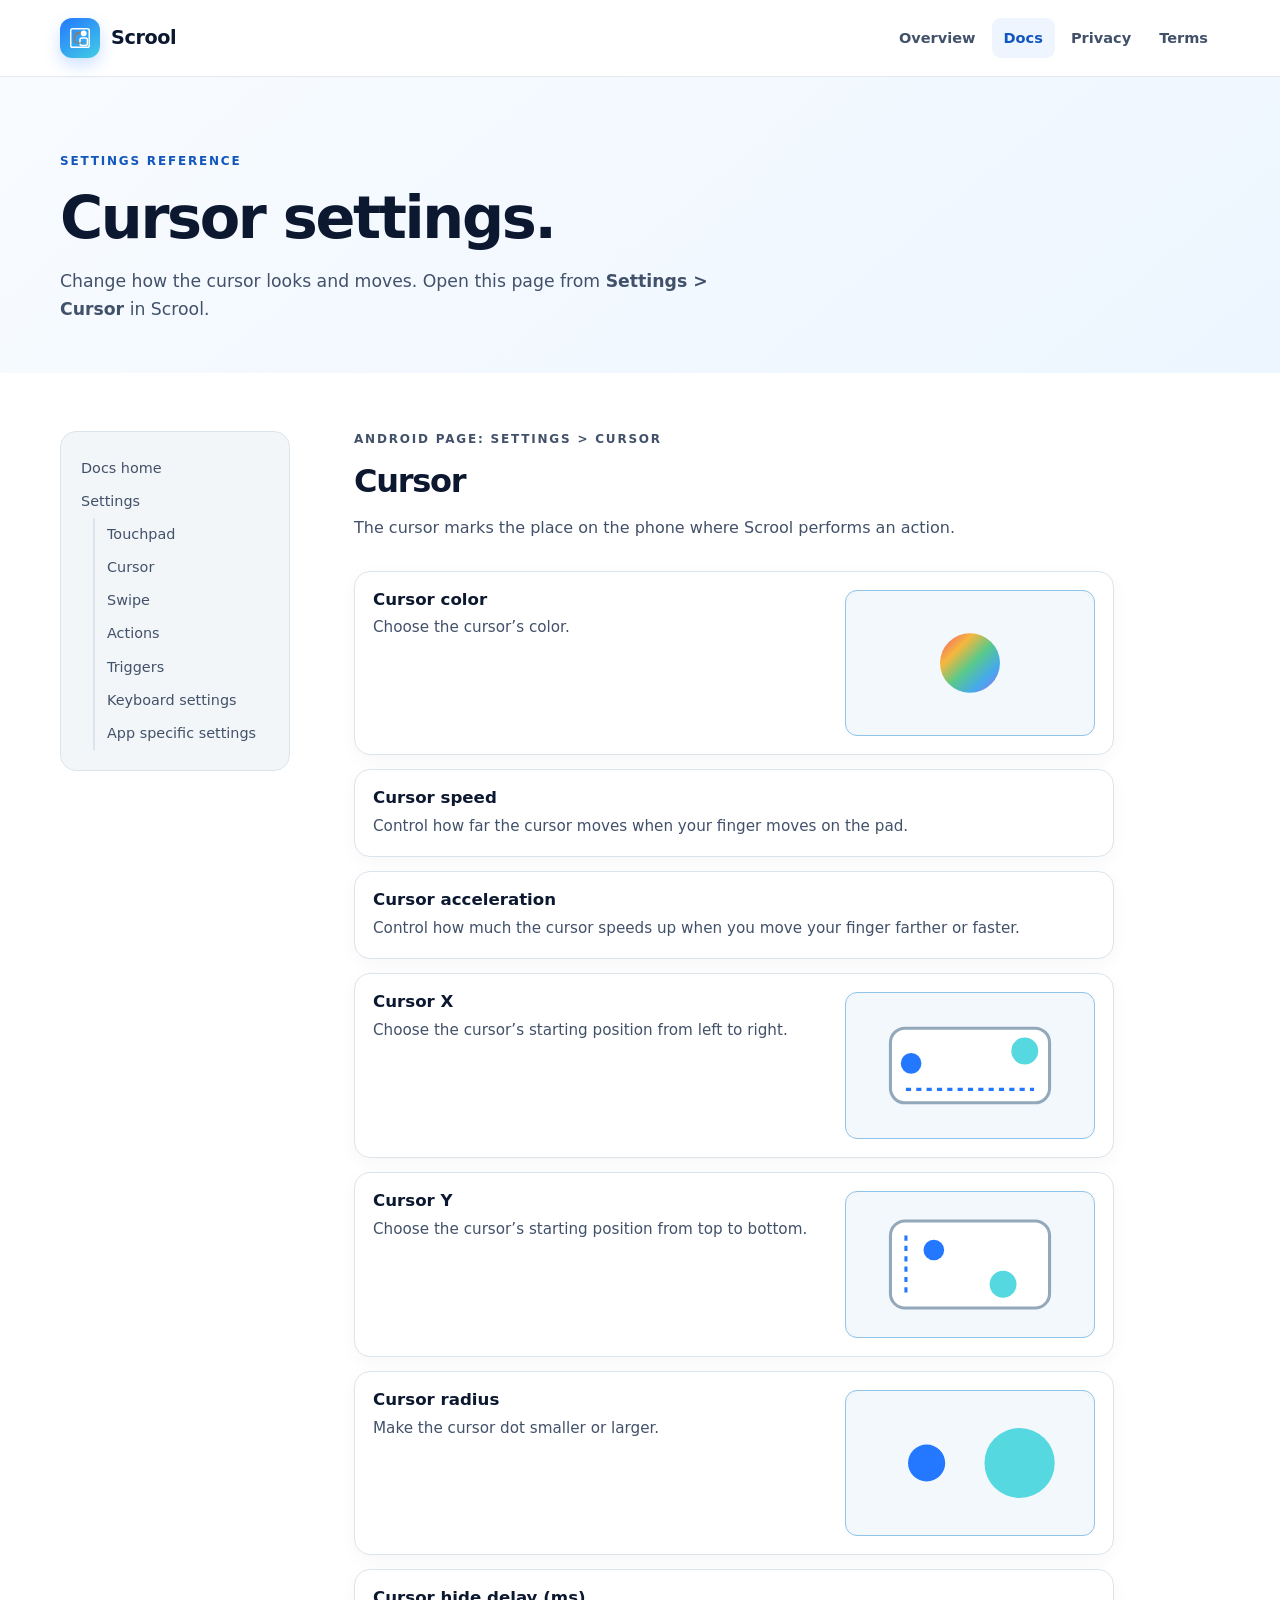
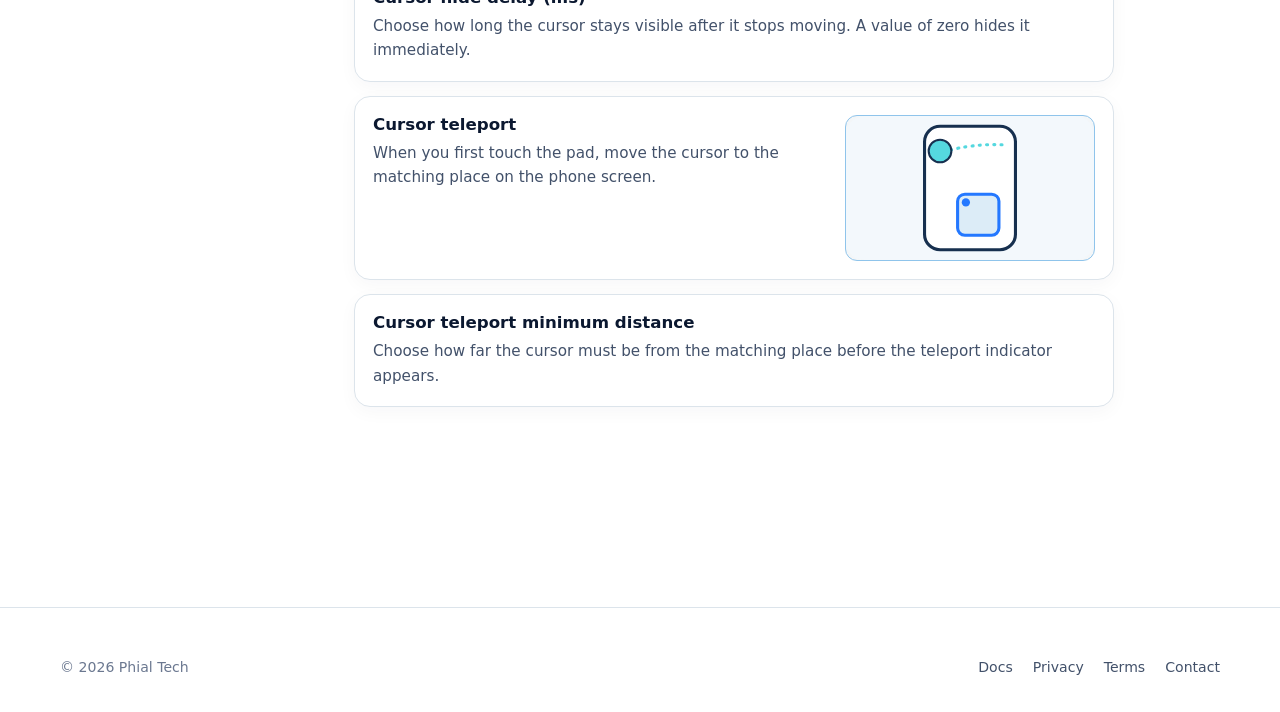
<file: cursor.html>
<!doctype html>
<html lang="en">
<head><meta charset="utf-8"><meta name="viewport" content="width=device-width, initial-scale=1"><meta name="description" content="Learn what every Cursor setting does in Scrool for Android."><title>Scrool Docs — Cursor settings</title><link rel="stylesheet" href="styles.css"></head>
<body>
  <header class="site-header"><div class="container header-inner"><a class="brand" href="index.html" aria-label="Scrool home"><span class="brand-mark"><img src="icon.svg" alt=""></span><span class="brand-name">Scrool</span></a><nav class="site-nav" aria-label="Main navigation"><a href="index.html">Overview</a><a href="docs.html" aria-current="page">Docs</a><a href="privacy_policy.html">Privacy</a><a href="terms_and_conditions.html">Terms</a></nav></div></header>
  <main><section class="page-intro"><div class="container"><p class="eyebrow">Settings reference</p><h1>Cursor settings.</h1><p>Change how the cursor looks and moves. Open this page from <strong>Settings &gt; Cursor</strong> in Scrool.</p></div></section>
    <div class="container docs-layout"><aside class="toc" aria-label="Documentation navigation"><a href="docs.html">Docs home</a><a class="toc-section" href="docs.html#settings-pages">Settings</a><nav class="toc-subnav" aria-label="Settings pages"><a href="touchpad.html">Touchpad</a><a href="cursor.html" aria-current="page">Cursor</a><a href="swipe.html">Swipe</a><a href="actions.html">Actions</a><a href="triggers.html">Triggers</a><a href="keyboard-settings.html">Keyboard settings</a><a href="app-settings.html">App specific settings</a></nav></aside>
      <article class="docs-article"><section><p class="eyebrow">Android page: Settings &gt; Cursor</p><h2>Cursor</h2><p>The cursor marks the place on the phone where Scrool performs an action.</p><div class="setting-group">
        <div class="setting-card"><div class="setting-copy"><h4>Cursor color</h4><p>Choose the cursor’s color.</p></div><figure class="setting-media has-image"><img src="settings/cursor-color.svg" alt="Cursor color illustration"></figure></div>
        <div class="setting-card text-only"><div class="setting-copy"><h4>Cursor speed</h4><p>Control how far the cursor moves when your finger moves on the pad.</p></div></div>
        <div class="setting-card text-only"><div class="setting-copy"><h4>Cursor acceleration</h4><p>Control how much the cursor speeds up when you move your finger farther or faster.</p></div></div>
        <div class="setting-card"><div class="setting-copy"><h4>Cursor X</h4><p>Choose the cursor’s starting position from left to right.</p></div><figure class="setting-media has-image"><img src="settings/cursor-position-x.svg" alt="Cursor X illustration"></figure></div>
        <div class="setting-card"><div class="setting-copy"><h4>Cursor Y</h4><p>Choose the cursor’s starting position from top to bottom.</p></div><figure class="setting-media has-image"><img src="settings/cursor-position-y.svg" alt="Cursor Y illustration"></figure></div>
        <div class="setting-card"><div class="setting-copy"><h4>Cursor radius</h4><p>Make the cursor dot smaller or larger.</p></div><figure class="setting-media has-image"><img src="settings/cursor-size.svg" alt="Cursor radius illustration"></figure></div>
        <div class="setting-card text-only"><div class="setting-copy"><h4>Cursor hide delay (ms)</h4><p>Choose how long the cursor stays visible after it stops moving. A value of zero hides it immediately.</p></div></div>
        <div class="setting-card"><div class="setting-copy"><h4>Cursor teleport</h4><p>When you first touch the pad, move the cursor to the matching place on the phone screen.</p></div><figure class="setting-media has-image"><img src="settings/touchpad-position.svg" alt="Cursor teleport illustration"></figure></div>
        <div class="setting-card text-only"><div class="setting-copy"><h4>Cursor teleport minimum distance</h4><p>Choose how far the cursor must be from the matching place before the teleport indicator appears.</p></div></div>
      </div></section></article></div>
  </main>
  <footer class="site-footer"><div class="container footer-inner"><div>&copy; <span data-year>2026</span> Phial Tech</div><nav class="footer-links" aria-label="Footer navigation"><a href="docs.html">Docs</a><a href="privacy_policy.html">Privacy</a><a href="terms_and_conditions.html">Terms</a><a href="mailto:phialtech@gmail.com">Contact</a></nav></div></footer><script>document.querySelectorAll('[data-year]').forEach(function (el) { el.textContent = new Date().getFullYear(); });</script>
</body></html>
</file>
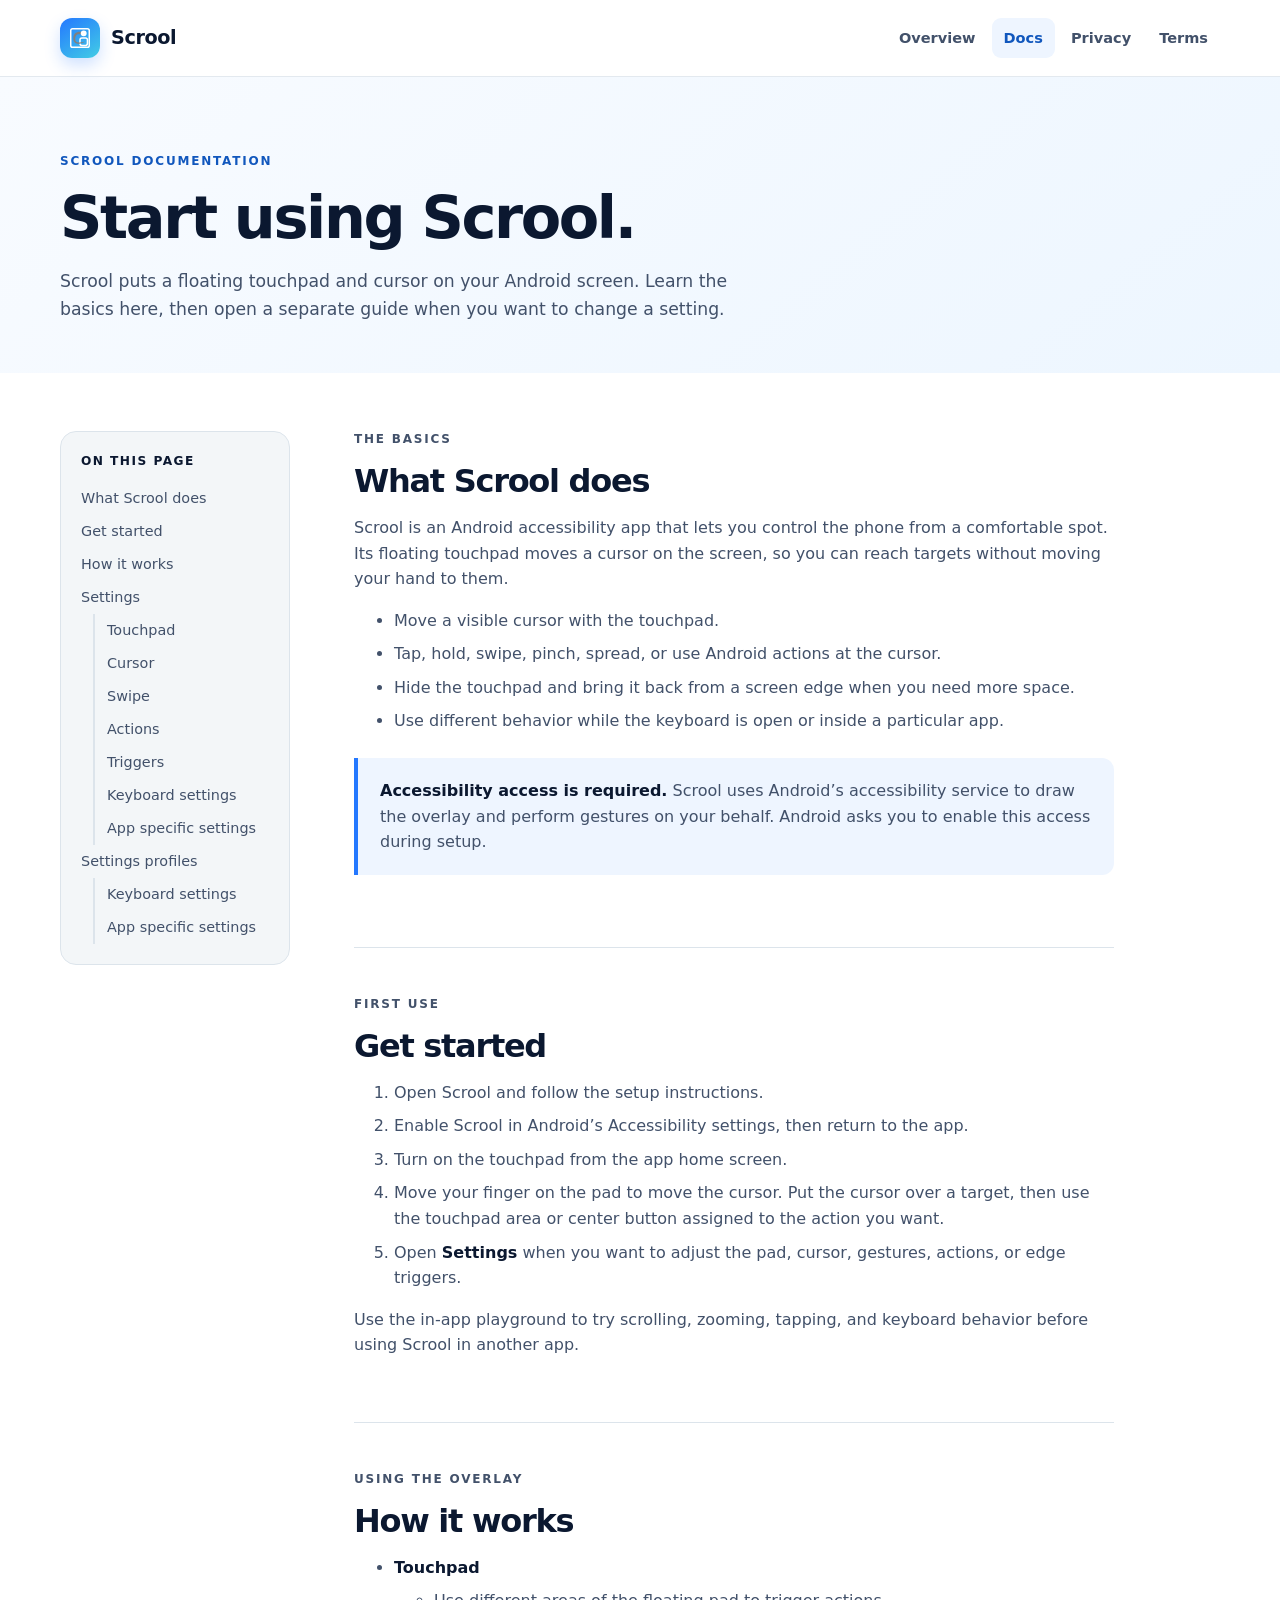
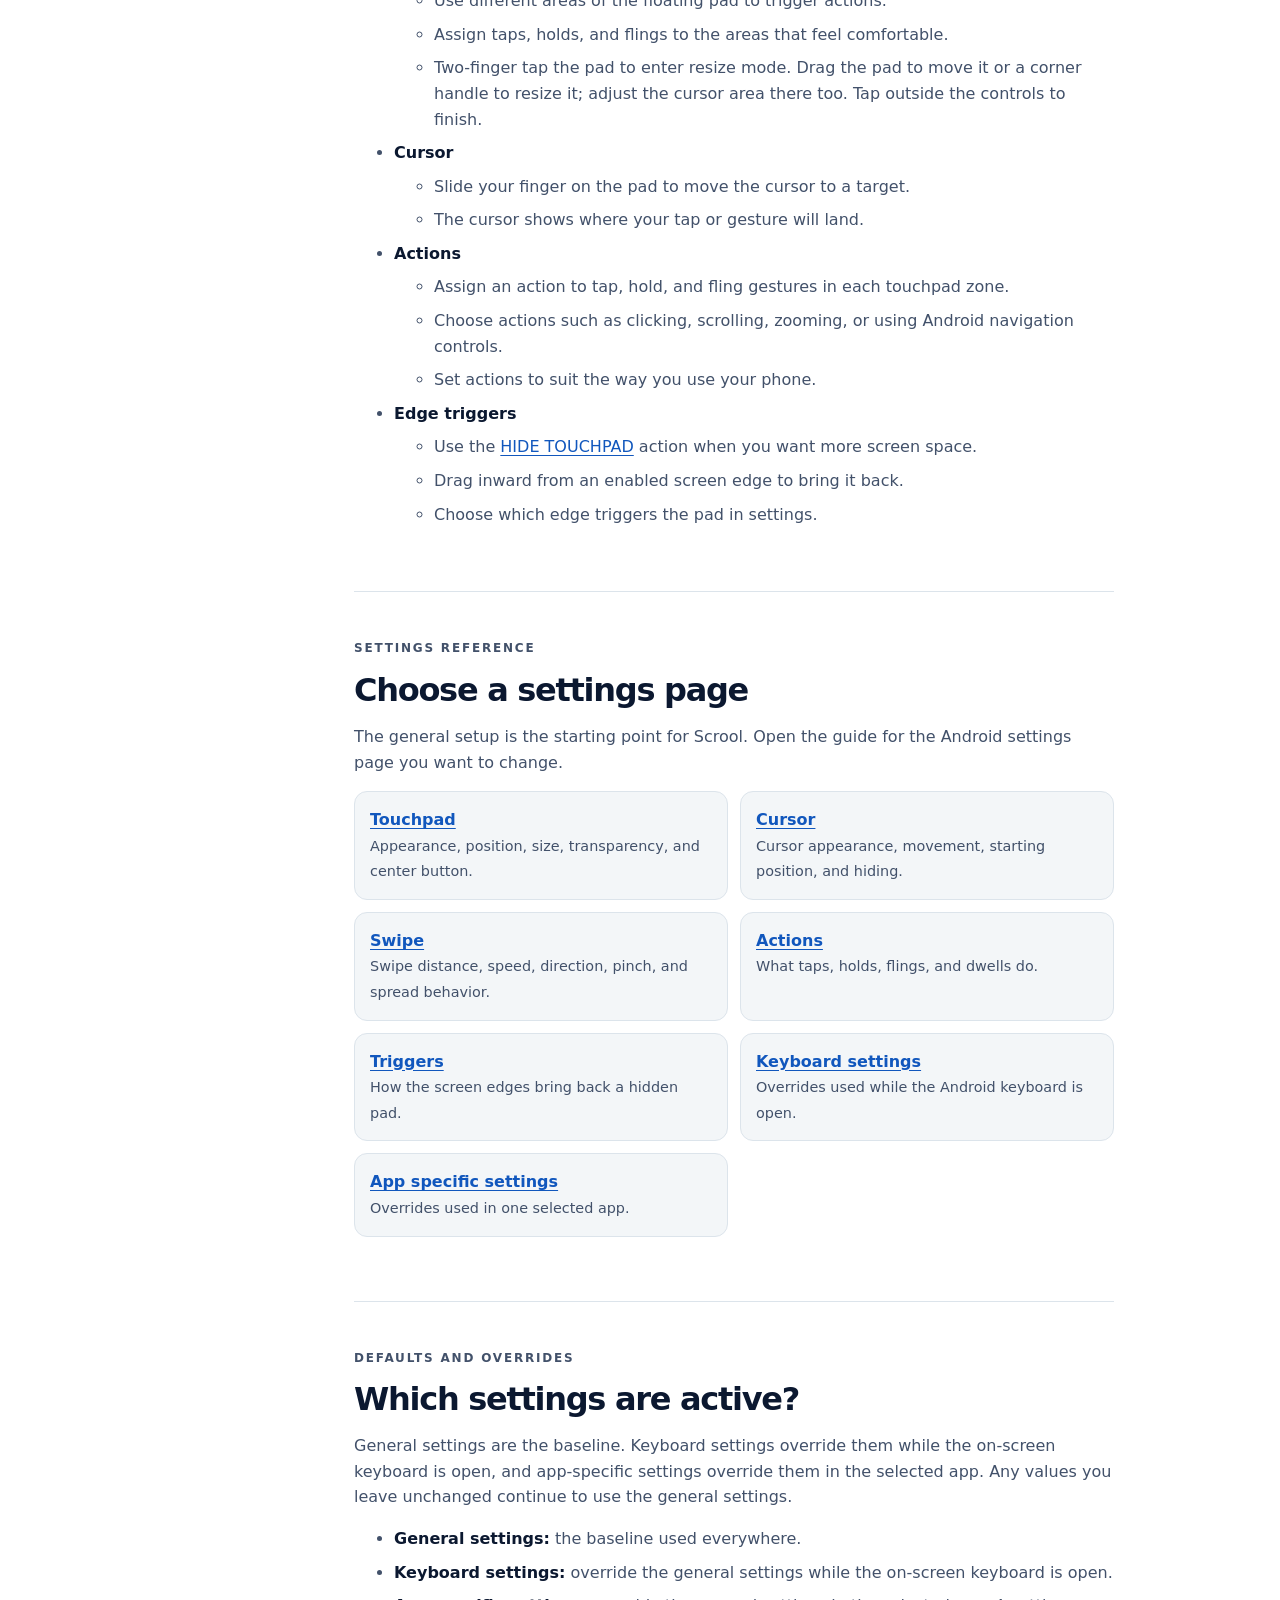
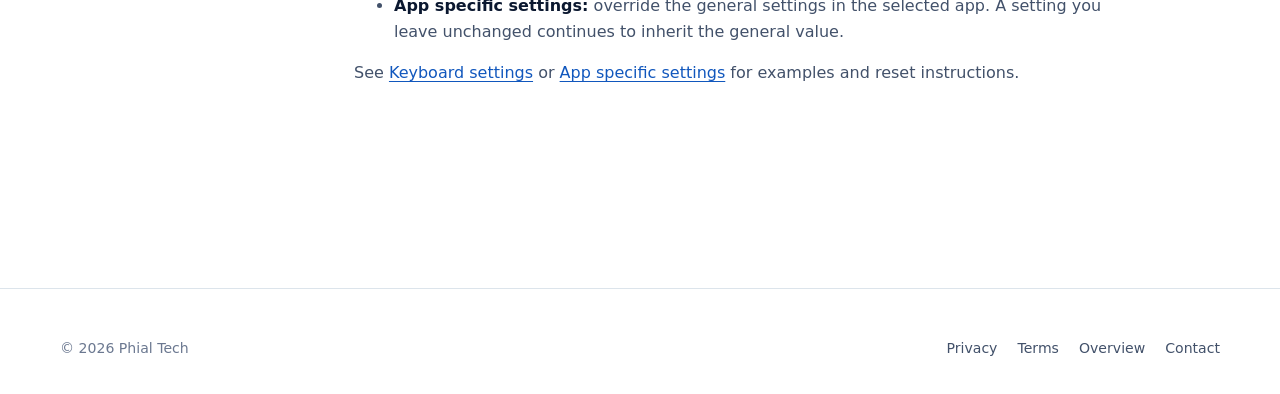
<file: docs.html>
<!doctype html>
<html lang="en">
<head>
  <meta charset="utf-8">
  <meta name="viewport" content="width=device-width, initial-scale=1">
  <meta name="description" content="Learn the basics of Scrool for Android and find the guide for each settings page.">
  <title>Scrool Docs — Getting started</title>
  <link rel="stylesheet" href="styles.css">
</head>
<body>
  <header class="site-header">
    <div class="container header-inner">
      <a class="brand" href="index.html" aria-label="Scrool home">
        <span class="brand-mark"><img src="icon.svg" alt=""></span>
        <span class="brand-name">Scrool</span>
      </a>
      <nav class="site-nav" aria-label="Main navigation">
        <a href="index.html">Overview</a>
        <a href="docs.html" aria-current="page">Docs</a>
        <a href="privacy_policy.html">Privacy</a>
        <a href="terms_and_conditions.html">Terms</a>
      </nav>
    </div>
  </header>

  <main>
    <section class="page-intro">
      <div class="container">
        <p class="eyebrow">Scrool documentation</p>
        <h1>Start using Scrool.</h1>
        <p>Scrool puts a floating touchpad and cursor on your Android screen. Learn the basics here, then open a separate guide when you want to change a setting.</p>
      </div>
    </section>

    <div class="container docs-layout">
      <aside class="toc" aria-label="On this page">
        <strong>On this page</strong>
        <a href="#what-is-scrool">What Scrool does</a>
        <a href="#get-started">Get started</a>
        <a href="#how-it-works">How it works</a>
        <a class="toc-section" href="#settings-pages">Settings</a>
        <nav class="toc-subnav" aria-label="Settings pages">
          <a href="touchpad.html">Touchpad</a>
          <a href="cursor.html">Cursor</a>
          <a href="swipe.html">Swipe</a>
          <a href="actions.html">Actions</a>
          <a href="triggers.html">Triggers</a>
          <a href="keyboard-settings.html">Keyboard settings</a>
          <a href="app-settings.html">App specific settings</a>
        </nav>
        <a class="toc-section" href="#profiles">Settings profiles</a>
        <nav class="toc-subnav" aria-label="Settings profile pages">
          <a href="keyboard-settings.html">Keyboard settings</a>
          <a href="app-settings.html">App specific settings</a>
        </nav>
      </aside>

      <article class="docs-article">
        <section id="what-is-scrool">
          <p class="eyebrow">The basics</p>
          <h2>What Scrool does</h2>
          <p>Scrool is an Android accessibility app that lets you control the phone from a comfortable spot. Its floating touchpad moves a cursor on the screen, so you can reach targets without moving your hand to them.</p>
          <ul>
            <li>Move a visible cursor with the touchpad.</li>
            <li>Tap, hold, swipe, pinch, spread, or use Android actions at the cursor.</li>
            <li>Hide the touchpad and bring it back from a screen edge when you need more space.</li>
            <li>Use different behavior while the keyboard is open or inside a particular app.</li>
          </ul>
          <div class="notice">
            <p><strong>Accessibility access is required.</strong> Scrool uses Android’s accessibility service to draw the overlay and perform gestures on your behalf. Android asks you to enable this access during setup.</p>
          </div>
        </section>

        <section id="get-started">
          <p class="eyebrow">First use</p>
          <h2>Get started</h2>
          <ol>
            <li>Open Scrool and follow the setup instructions.</li>
            <li>Enable Scrool in Android’s Accessibility settings, then return to the app.</li>
            <li>Turn on the touchpad from the app home screen.</li>
            <li>Move your finger on the pad to move the cursor. Put the cursor over a target, then use the touchpad area or center button assigned to the action you want.</li>
            <li>Open <strong>Settings</strong> when you want to adjust the pad, cursor, gestures, actions, or edge triggers.</li>
          </ol>
          <p>Use the in-app playground to try scrolling, zooming, tapping, and keyboard behavior before using Scrool in another app.</p>
        </section>

        <section id="how-it-works">
          <p class="eyebrow">Using the overlay</p>
          <h2>How it works</h2>
          <ul>
            <li><strong>Touchpad</strong>
              <ul>
                <li>Use different areas of the floating pad to trigger actions.</li>
                <li>Assign taps, holds, and flings to the areas that feel comfortable.</li>
                <li>Two-finger tap the pad to enter resize mode. Drag the pad to move it or a corner handle to resize it; adjust the cursor area there too. Tap outside the controls to finish.</li>
              </ul>
            </li>
            <li><strong>Cursor</strong>
              <ul>
                <li>Slide your finger on the pad to move the cursor to a target.</li>
                <li>The cursor shows where your tap or gesture will land.</li>
              </ul>
            </li>
            <li><strong>Actions</strong>
              <ul>
                <li>Assign an action to tap, hold, and fling gestures in each touchpad zone.</li>
                <li>Choose actions such as clicking, scrolling, zooming, or using Android navigation controls.</li>
                <li>Set actions to suit the way you use your phone.</li>
              </ul>
            </li>
            <li><strong>Edge triggers</strong>
              <ul>
                <li>Use the <a href="actions.html#hide-touchpad">HIDE TOUCHPAD</a> action when you want more screen space.</li>
                <li>Drag inward from an enabled screen edge to bring it back.</li>
                <li>Choose which edge triggers the pad in settings.</li>
              </ul>
            </li>
          </ul>
        </section>

        <section id="settings-pages">
          <p class="eyebrow">Settings reference</p>
          <h2>Choose a settings page</h2>
          <p>The general setup is the starting point for Scrool. Open the guide for the Android settings page you want to change.</p>
          <ul class="page-map">
            <li><strong><a href="touchpad.html">Touchpad</a></strong><span>Appearance, position, size, transparency, and center button.</span></li>
            <li><strong><a href="cursor.html">Cursor</a></strong><span>Cursor appearance, movement, starting position, and hiding.</span></li>
            <li><strong><a href="swipe.html">Swipe</a></strong><span>Swipe distance, speed, direction, pinch, and spread behavior.</span></li>
            <li><strong><a href="actions.html">Actions</a></strong><span>What taps, holds, flings, and dwells do.</span></li>
            <li><strong><a href="triggers.html">Triggers</a></strong><span>How the screen edges bring back a hidden pad.</span></li>
            <li><strong><a href="keyboard-settings.html">Keyboard settings</a></strong><span>Overrides used while the Android keyboard is open.</span></li>
            <li><strong><a href="app-settings.html">App specific settings</a></strong><span>Overrides used in one selected app.</span></li>
          </ul>
        </section>

        <section id="profiles">
          <p class="eyebrow">Defaults and overrides</p>
          <h2>Which settings are active?</h2>
          <p>General settings are the baseline. Keyboard settings override them while the on-screen keyboard is open, and app-specific settings override them in the selected app. Any values you leave unchanged continue to use the general settings.</p>
          <ul>
            <li><strong>General settings:</strong> the baseline used everywhere.</li>
            <li><strong>Keyboard settings:</strong> override the general settings while the on-screen keyboard is open.</li>
            <li><strong>App specific settings:</strong> override the general settings in the selected app. A setting you leave unchanged continues to inherit the general value.</li>
          </ul>
          <p>See <a href="keyboard-settings.html">Keyboard settings</a> or <a href="app-settings.html">App specific settings</a> for examples and reset instructions.</p>
        </section>

      </article>
    </div>
  </main>

  <footer class="site-footer">
    <div class="container footer-inner">
      <div>&copy; <span data-year>2026</span> Phial Tech</div>
      <nav class="footer-links" aria-label="Footer navigation">
        <a href="privacy_policy.html">Privacy</a>
        <a href="terms_and_conditions.html">Terms</a>
        <a href="index.html">Overview</a>
        <a href="mailto:phialtech@gmail.com">Contact</a>
      </nav>
    </div>
  </footer>
  <script>
    document.querySelectorAll('[data-year]').forEach(function (el) { el.textContent = new Date().getFullYear(); });
  </script>
</body>
</html>
</file>
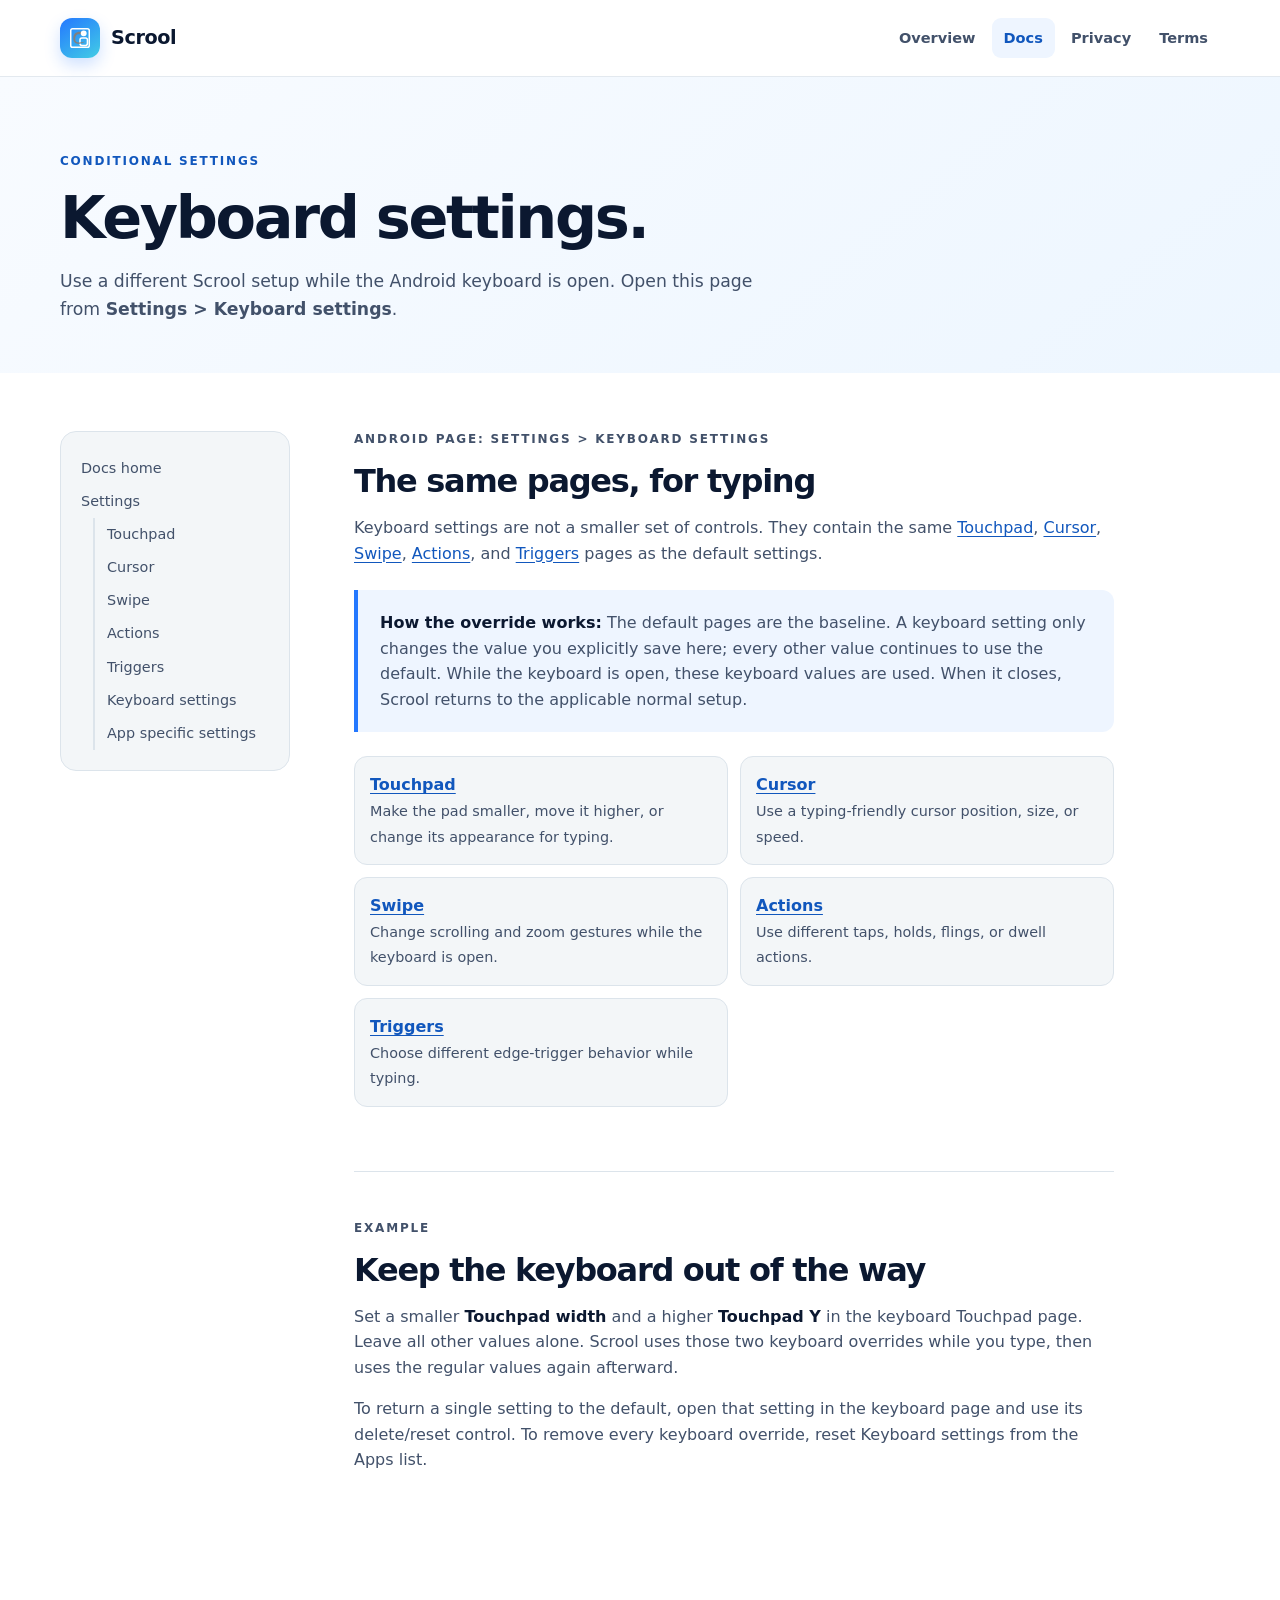
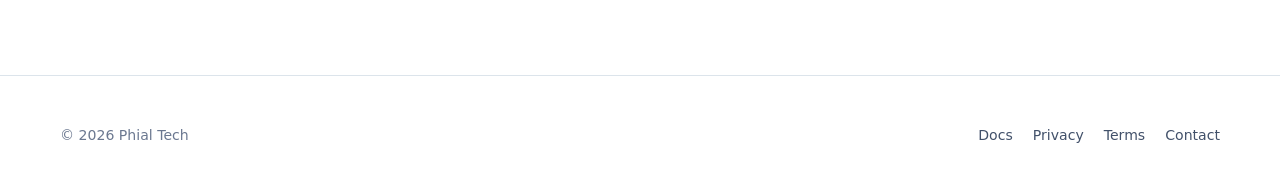
<file: keyboard-settings.html>
<!doctype html>
<html lang="en">
<head><meta charset="utf-8"><meta name="viewport" content="width=device-width, initial-scale=1"><meta name="description" content="Learn how Scrool keyboard settings inherit and override the default settings."><title>Scrool Docs — Keyboard settings</title><link rel="stylesheet" href="styles.css"></head>
<body>
  <header class="site-header"><div class="container header-inner"><a class="brand" href="index.html" aria-label="Scrool home"><span class="brand-mark"><img src="icon.svg" alt=""></span><span class="brand-name">Scrool</span></a><nav class="site-nav" aria-label="Main navigation"><a href="index.html">Overview</a><a href="docs.html" aria-current="page">Docs</a><a href="privacy_policy.html">Privacy</a><a href="terms_and_conditions.html">Terms</a></nav></div></header>
  <main><section class="page-intro"><div class="container"><p class="eyebrow">Conditional settings</p><h1>Keyboard settings.</h1><p>Use a different Scrool setup while the Android keyboard is open. Open this page from <strong>Settings &gt; Keyboard settings</strong>.</p></div></section>
    <div class="container docs-layout"><aside class="toc" aria-label="Documentation navigation"><a href="docs.html">Docs home</a><a class="toc-section" href="docs.html#settings-pages">Settings</a><nav class="toc-subnav" aria-label="Settings pages"><a href="touchpad.html">Touchpad</a><a href="cursor.html">Cursor</a><a href="swipe.html">Swipe</a><a href="actions.html">Actions</a><a href="triggers.html">Triggers</a><a href="keyboard-settings.html" aria-current="page">Keyboard settings</a><a href="app-settings.html">App specific settings</a></nav></aside>
      <article class="docs-article"><section><p class="eyebrow">Android page: Settings &gt; Keyboard settings</p><h2>The same pages, for typing</h2><p>Keyboard settings are not a smaller set of controls. They contain the same <a href="touchpad.html">Touchpad</a>, <a href="cursor.html">Cursor</a>, <a href="swipe.html">Swipe</a>, <a href="actions.html">Actions</a>, and <a href="triggers.html">Triggers</a> pages as the default settings.</p><div class="notice"><p><strong>How the override works:</strong> The default pages are the baseline. A keyboard setting only changes the value you explicitly save here; every other value continues to use the default. While the keyboard is open, these keyboard values are used. When it closes, Scrool returns to the applicable normal setup.</p></div>
          <ul class="page-map"><li><strong><a href="touchpad.html">Touchpad</a></strong><span>Make the pad smaller, move it higher, or change its appearance for typing.</span></li><li><strong><a href="cursor.html">Cursor</a></strong><span>Use a typing-friendly cursor position, size, or speed.</span></li><li><strong><a href="swipe.html">Swipe</a></strong><span>Change scrolling and zoom gestures while the keyboard is open.</span></li><li><strong><a href="actions.html">Actions</a></strong><span>Use different taps, holds, flings, or dwell actions.</span></li><li><strong><a href="triggers.html">Triggers</a></strong><span>Choose different edge-trigger behavior while typing.</span></li></ul>
        </section><section><p class="eyebrow">Example</p><h2>Keep the keyboard out of the way</h2><p>Set a smaller <strong>Touchpad width</strong> and a higher <strong>Touchpad Y</strong> in the keyboard Touchpad page. Leave all other values alone. Scrool uses those two keyboard overrides while you type, then uses the regular values again afterward.</p><p>To return a single setting to the default, open that setting in the keyboard page and use its delete/reset control. To remove every keyboard override, reset Keyboard settings from the Apps list.</p></section></article></div>
  </main>
  <footer class="site-footer"><div class="container footer-inner"><div>&copy; <span data-year>2026</span> Phial Tech</div><nav class="footer-links" aria-label="Footer navigation"><a href="docs.html">Docs</a><a href="privacy_policy.html">Privacy</a><a href="terms_and_conditions.html">Terms</a><a href="mailto:phialtech@gmail.com">Contact</a></nav></div></footer><script>document.querySelectorAll('[data-year]').forEach(function (el) { el.textContent = new Date().getFullYear(); });</script>
</body></html>
</file>
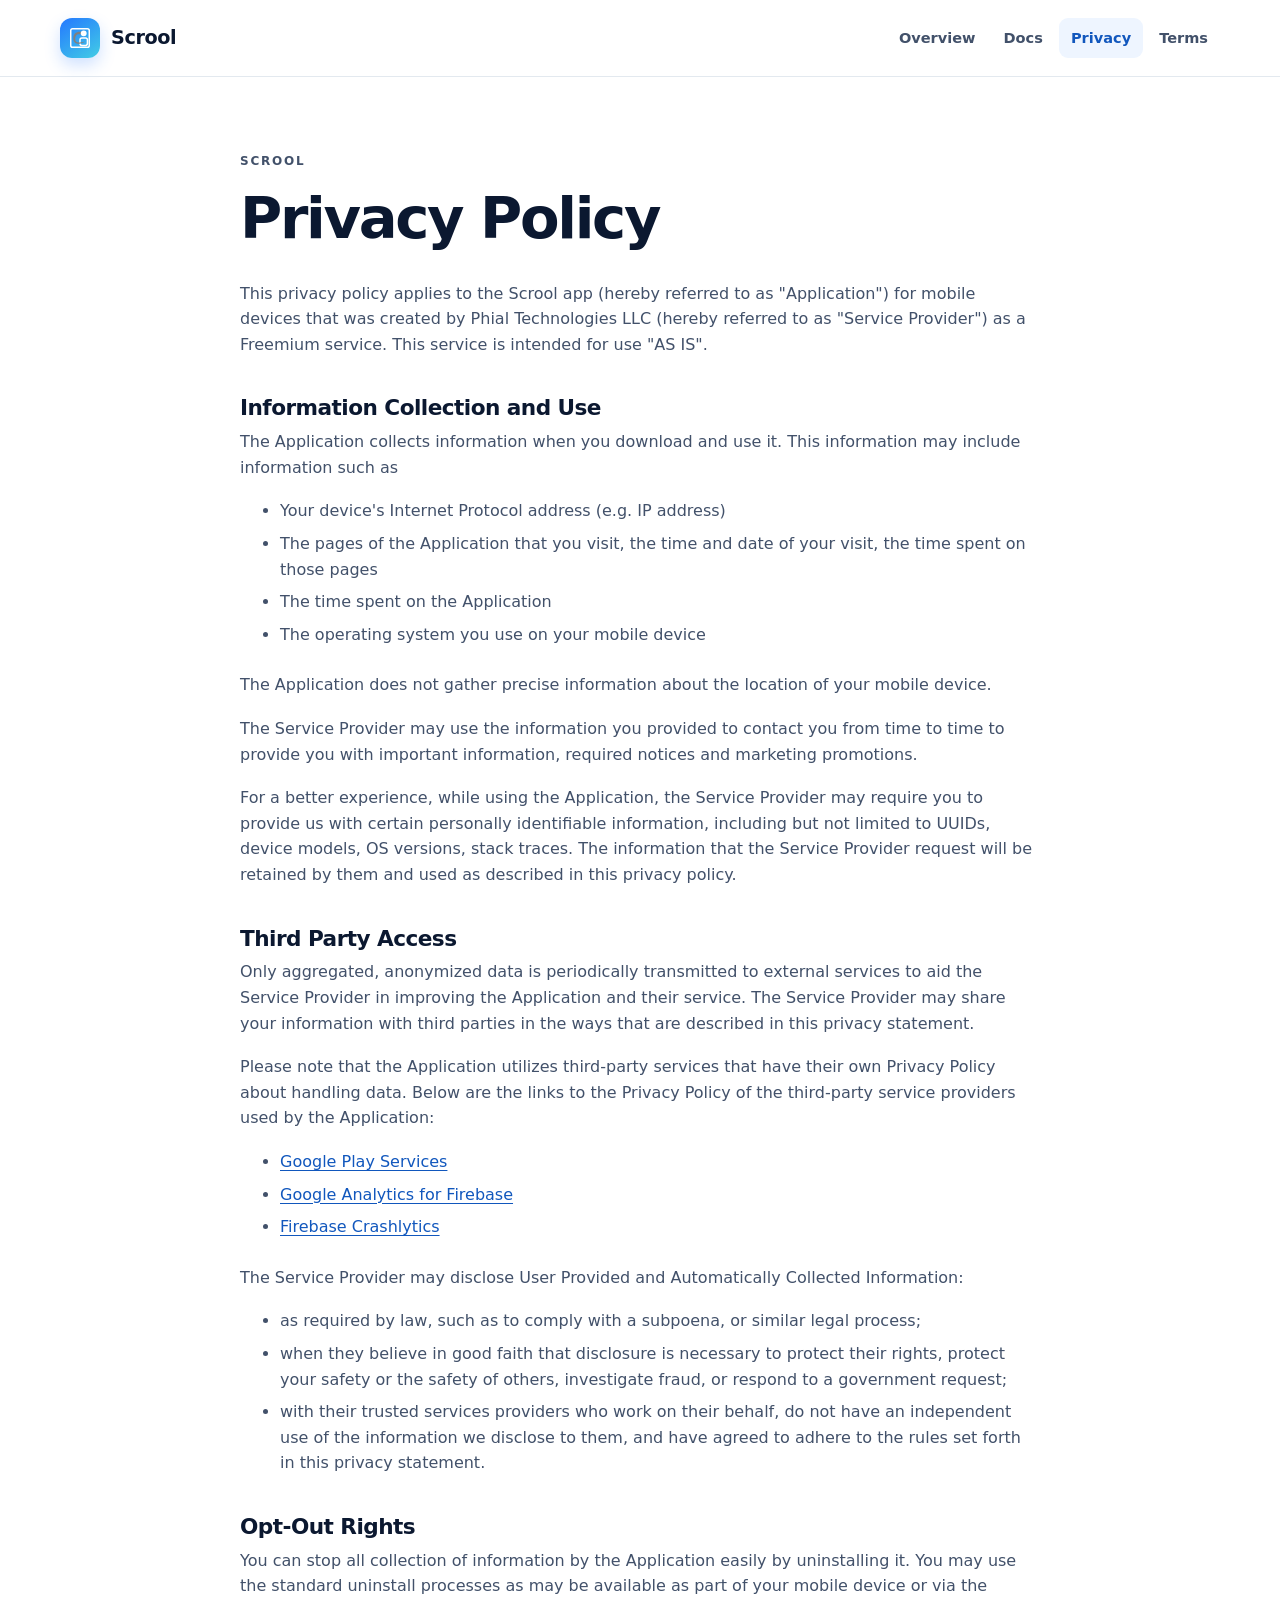
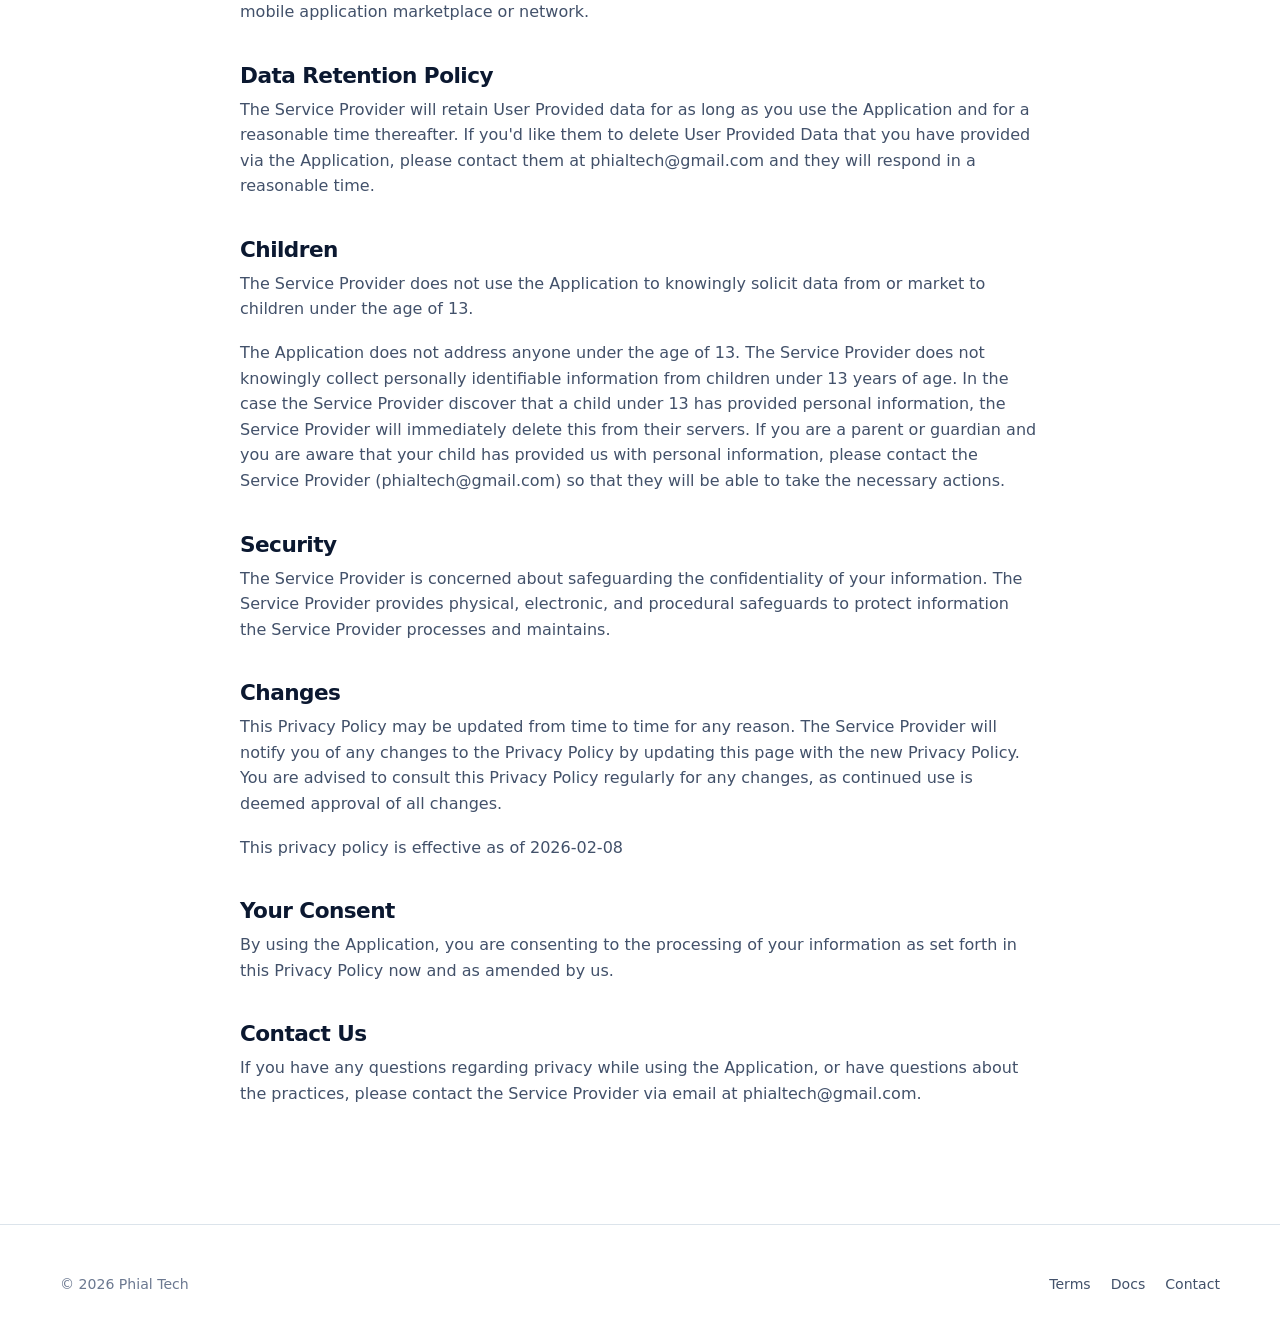
<file: privacy_policy.html>
<!DOCTYPE html>
<html lang="en">
  <head>
    <meta charset='utf-8'>
    <meta name='viewport' content='width=device-width'>
    <title>Scrool Privacy Policy</title>
    <link rel="stylesheet" href="styles.css">
  </head>
  <body>
    <header class="site-header">
      <div class="container header-inner">
        <a class="brand" href="index.html" aria-label="Scrool home">
          <span class="brand-mark"><img src="icon.svg" alt=""></span>
          <span class="brand-name">Scrool</span>
        </a>
        <nav class="site-nav" aria-label="Main navigation">
          <a href="index.html">Overview</a>
          <a href="docs.html">Docs</a>
          <a href="privacy_policy.html" aria-current="page">Privacy</a>
          <a href="terms_and_conditions.html">Terms</a>
        </nav>
      </div>
    </header>
    <main class="legal-main">
      <div class="container legal-content">
        <p class="eyebrow">Scrool</p>
        <h1>Privacy Policy</h1><p>This privacy policy applies to the Scrool app (hereby referred to as "Application") for mobile devices that was created by Phial Technologies LLC (hereby referred to as "Service Provider") as a Freemium service. This service is intended for use "AS IS".</p><br><strong>Information Collection and Use</strong><p>The Application collects information when you download and use it. This information may include information such as </p><ul><li>Your device's Internet Protocol address (e.g. IP address)</li><li>The pages of the Application that you visit, the time and date of your visit, the time spent on those pages</li><li>The time spent on the Application</li><li>The operating system you use on your mobile device</li></ul><p></p><br><p>The Application does not gather precise information about the location of your mobile device.</p><div style="display: none;"><p>The Application collects your device's location, which helps the Service Provider determine your approximate geographical location and make use of in below ways:</p><ul><li>Geolocation Services: The Service Provider utilizes location data to provide features such as personalized content, relevant recommendations, and location-based services.</li><li>Analytics and Improvements: Aggregated and anonymized location data helps the Service Provider to analyze user behavior, identify trends, and improve the overall performance and functionality of the Application.</li><li>Third-Party Services: Periodically, the Service Provider may transmit anonymized location data to external services. These services assist them in enhancing the Application and optimizing their offerings.</li></ul></div><br><p>The Service Provider may use the information you provided to contact you from time to time to provide you with important information, required notices and marketing promotions.</p><br><p>For a better experience, while using the Application, the Service Provider may require you to provide us with certain personally identifiable information, including but not limited to UUIDs, device models, OS versions, stack traces. The information that the Service Provider request will be retained by them and used as described in this privacy policy.</p><br><strong>Third Party Access</strong><p>Only aggregated, anonymized data is periodically transmitted to external services to aid the Service Provider in improving the Application and their service. The Service Provider may share your information with third parties in the ways that are described in this privacy statement.</p><div><br><p>Please note that the Application utilizes third-party services that have their own Privacy Policy about handling data. Below are the links to the Privacy Policy of the third-party service providers used by the Application:</p><ul><li><a href="https://www.google.com/policies/privacy/" target="_blank" rel="noopener noreferrer">Google Play Services</a></li><li><a href="https://firebase.google.com/support/privacy" target="_blank" rel="noopener noreferrer">Google Analytics for Firebase</a></li><li><a href="https://firebase.google.com/support/privacy/" target="_blank" rel="noopener noreferrer">Firebase Crashlytics</a></li></ul></div><br><p>The Service Provider may disclose User Provided and Automatically Collected Information:</p><ul><li>as required by law, such as to comply with a subpoena, or similar legal process;</li><li>when they believe in good faith that disclosure is necessary to protect their rights, protect your safety or the safety of others, investigate fraud, or respond to a government request;</li><li>with their trusted services providers who work on their behalf, do not have an independent use of the information we disclose to them, and have agreed to adhere to the rules set forth in this privacy statement.</li></ul><p></p><br><!----><strong>Opt-Out Rights</strong><p>You can stop all collection of information by the Application easily by uninstalling it. You may use the standard uninstall processes as may be available as part of your mobile device or via the mobile application marketplace or network.</p><br><strong>Data Retention Policy</strong><p>The Service Provider will retain User Provided data for as long as you use the Application and for a reasonable time thereafter. If you'd like them to delete User Provided Data that you have provided via the Application, please contact them at phialtech@gmail.com and they will respond in a reasonable time.</p><br><strong>Children</strong><p>The Service Provider does not use the Application to knowingly solicit data from or market to children under the age of 13.</p><div><br><p>The Application does not address anyone under the age of 13. The Service Provider does not knowingly collect personally identifiable information from children under 13 years of age. In the case the Service Provider discover that a child under 13 has provided personal information, the Service Provider will immediately delete this from their servers. If you are a parent or guardian and you are aware that your child has provided us with personal information, please contact the Service Provider (phialtech@gmail.com) so that they will be able to take the necessary actions.</p></div><!----><br><strong>Security</strong><p>The Service Provider is concerned about safeguarding the confidentiality of your information. The Service Provider provides physical, electronic, and procedural safeguards to protect information the Service Provider processes and maintains.</p><br><strong>Changes</strong><p>This Privacy Policy may be updated from time to time for any reason. The Service Provider will notify you of any changes to the Privacy Policy by updating this page with the new Privacy Policy. You are advised to consult this Privacy Policy regularly for any changes, as continued use is deemed approval of all changes.</p><br><p>This privacy policy is effective as of 2026-02-08</p><br><strong>Your Consent</strong><p>By using the Application, you are consenting to the processing of your information as set forth in this Privacy Policy now and as amended by us.</p><br><strong>Contact Us</strong><p>If you have any questions regarding privacy while using the Application, or have questions about the practices, please contact the Service Provider via email at phialtech@gmail.com.</p>      </div>
    </main>
    <footer class="site-footer">
      <div class="container footer-inner">
        <div>&copy; <span data-year>2026</span> Phial Tech</div>
        <nav class="footer-links" aria-label="Footer navigation">
          <a href="terms_and_conditions.html">Terms</a>
          <a href="docs.html">Docs</a>
          <a href="mailto:phialtech@gmail.com">Contact</a>
        </nav>
      </div>
    </footer>
    <script>document.querySelectorAll('[data-year]').forEach(function (el) { el.textContent = new Date().getFullYear(); });</script>
  </body>
</html>
</file>
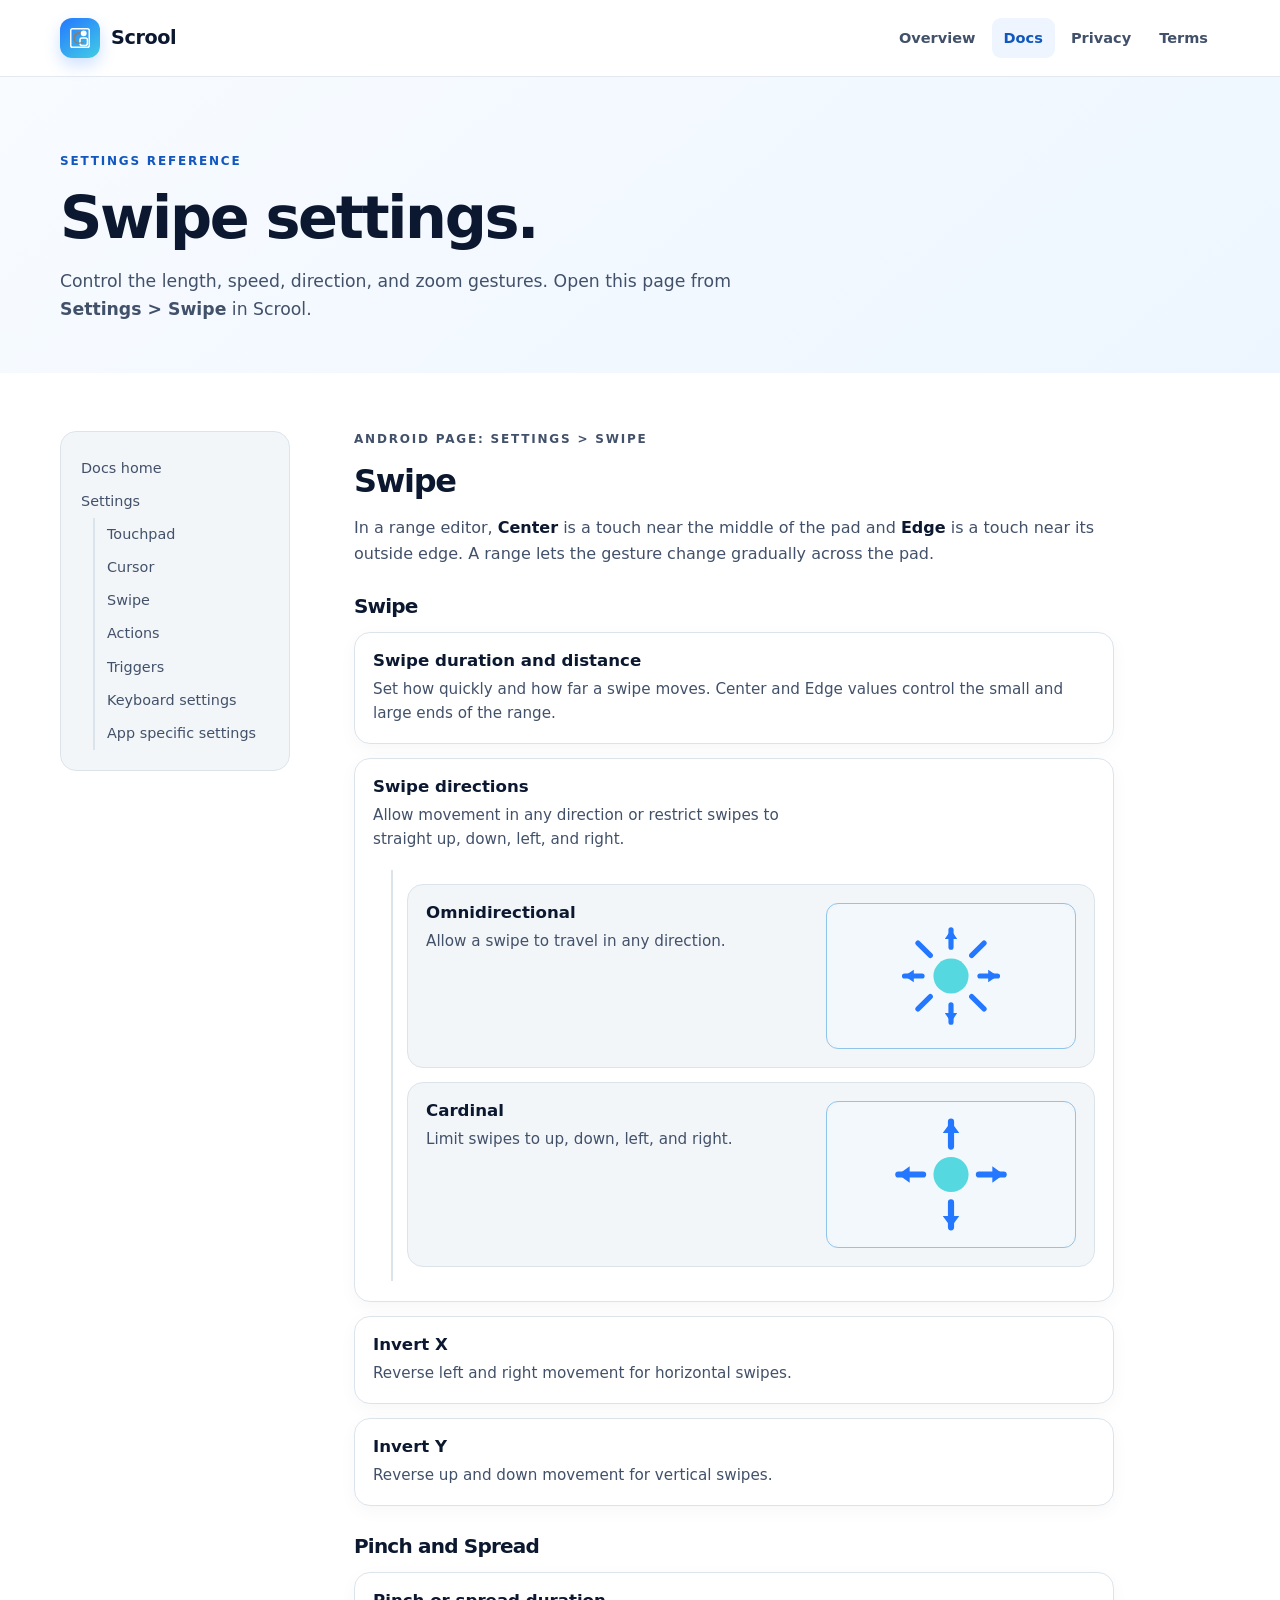
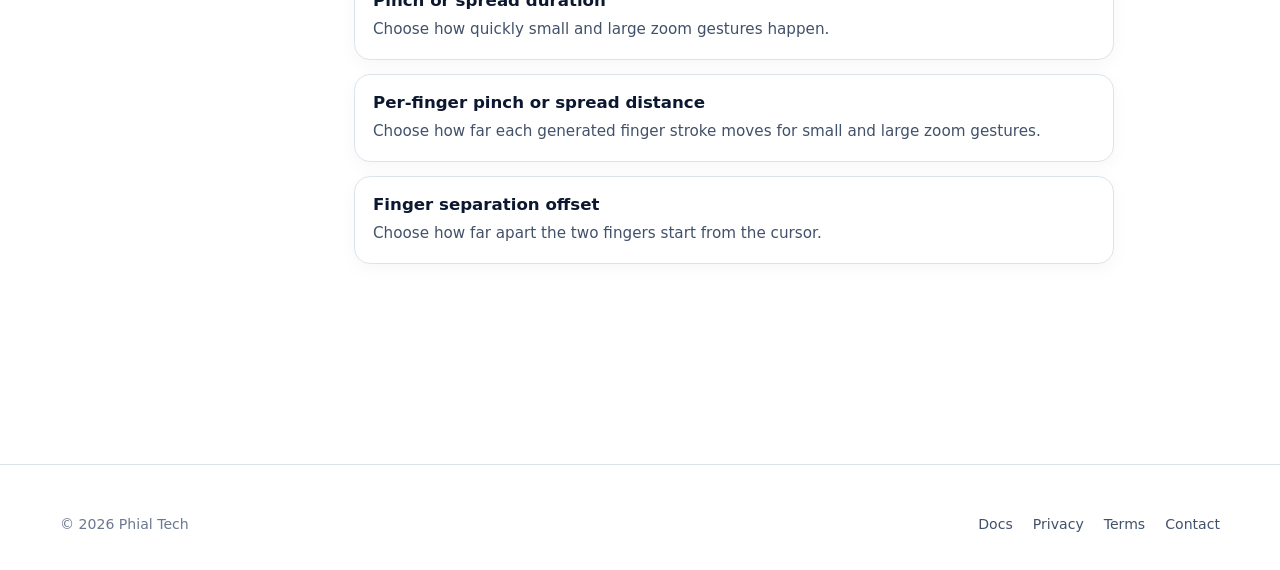
<file: swipe.html>
<!doctype html>
<html lang="en">
<head><meta charset="utf-8"><meta name="viewport" content="width=device-width, initial-scale=1"><meta name="description" content="Learn what every Swipe setting does in Scrool for Android."><title>Scrool Docs — Swipe settings</title><link rel="stylesheet" href="styles.css"></head>
<body>
  <header class="site-header"><div class="container header-inner"><a class="brand" href="index.html" aria-label="Scrool home"><span class="brand-mark"><img src="icon.svg" alt=""></span><span class="brand-name">Scrool</span></a><nav class="site-nav" aria-label="Main navigation"><a href="index.html">Overview</a><a href="docs.html" aria-current="page">Docs</a><a href="privacy_policy.html">Privacy</a><a href="terms_and_conditions.html">Terms</a></nav></div></header>
  <main><section class="page-intro"><div class="container"><p class="eyebrow">Settings reference</p><h1>Swipe settings.</h1><p>Control the length, speed, direction, and zoom gestures. Open this page from <strong>Settings &gt; Swipe</strong> in Scrool.</p></div></section>
    <div class="container docs-layout"><aside class="toc" aria-label="Documentation navigation"><a href="docs.html">Docs home</a><a class="toc-section" href="docs.html#settings-pages">Settings</a><nav class="toc-subnav" aria-label="Settings pages"><a href="touchpad.html">Touchpad</a><a href="cursor.html">Cursor</a><a href="swipe.html" aria-current="page">Swipe</a><a href="actions.html">Actions</a><a href="triggers.html">Triggers</a><a href="keyboard-settings.html">Keyboard settings</a><a href="app-settings.html">App specific settings</a></nav></aside>
      <article class="docs-article"><section><p class="eyebrow">Android page: Settings &gt; Swipe</p><h2>Swipe</h2><p>In a range editor, <strong>Center</strong> is a touch near the middle of the pad and <strong>Edge</strong> is a touch near its outside edge. A range lets the gesture change gradually across the pad.</p>
        <div class="setting-group"><h3>Swipe</h3>
          <div class="setting-card text-only"><div class="setting-copy"><h4>Swipe duration and distance</h4><p>Set how quickly and how far a swipe moves. Center and Edge values control the small and large ends of the range.</p></div></div>
          <div class="setting-card"><div class="setting-copy"><h4>Swipe directions</h4><p>Allow movement in any direction or restrict swipes to straight up, down, left, and right.</p></div>
            <div class="option-examples" aria-label="Swipe direction options">
              <div class="setting-card option-card"><div class="setting-copy"><h4>Omnidirectional</h4><p>Allow a swipe to travel in any direction.</p></div><figure class="setting-media has-image"><img src="settings/swipe-omni.svg" alt="Omnidirectional illustration"></figure></div>
              <div class="setting-card option-card"><div class="setting-copy"><h4>Cardinal</h4><p>Limit swipes to up, down, left, and right.</p></div><figure class="setting-media has-image"><img src="settings/swipe-cardinal.svg" alt="Cardinal illustration"></figure></div>
            </div>
          </div>
          <div class="setting-card text-only"><div class="setting-copy"><h4>Invert X</h4><p>Reverse left and right movement for horizontal swipes.</p></div></div>
          <div class="setting-card text-only"><div class="setting-copy"><h4>Invert Y</h4><p>Reverse up and down movement for vertical swipes.</p></div></div>
        </div>
        <div class="setting-group"><h3>Pinch and Spread</h3>
          <div class="setting-card text-only"><div class="setting-copy"><h4>Pinch or spread duration</h4><p>Choose how quickly small and large zoom gestures happen.</p></div></div>
          <div class="setting-card text-only"><div class="setting-copy"><h4>Per-finger pinch or spread distance</h4><p>Choose how far each generated finger stroke moves for small and large zoom gestures.</p></div></div>
          <div class="setting-card text-only"><div class="setting-copy"><h4>Finger separation offset</h4><p>Choose how far apart the two fingers start from the cursor.</p></div></div>
        </div>
      </section></article></div>
  </main>
  <footer class="site-footer"><div class="container footer-inner"><div>&copy; <span data-year>2026</span> Phial Tech</div><nav class="footer-links" aria-label="Footer navigation"><a href="docs.html">Docs</a><a href="privacy_policy.html">Privacy</a><a href="terms_and_conditions.html">Terms</a><a href="mailto:phialtech@gmail.com">Contact</a></nav></div></footer><script>document.querySelectorAll('[data-year]').forEach(function (el) { el.textContent = new Date().getFullYear(); });</script>
</body></html>
</file>
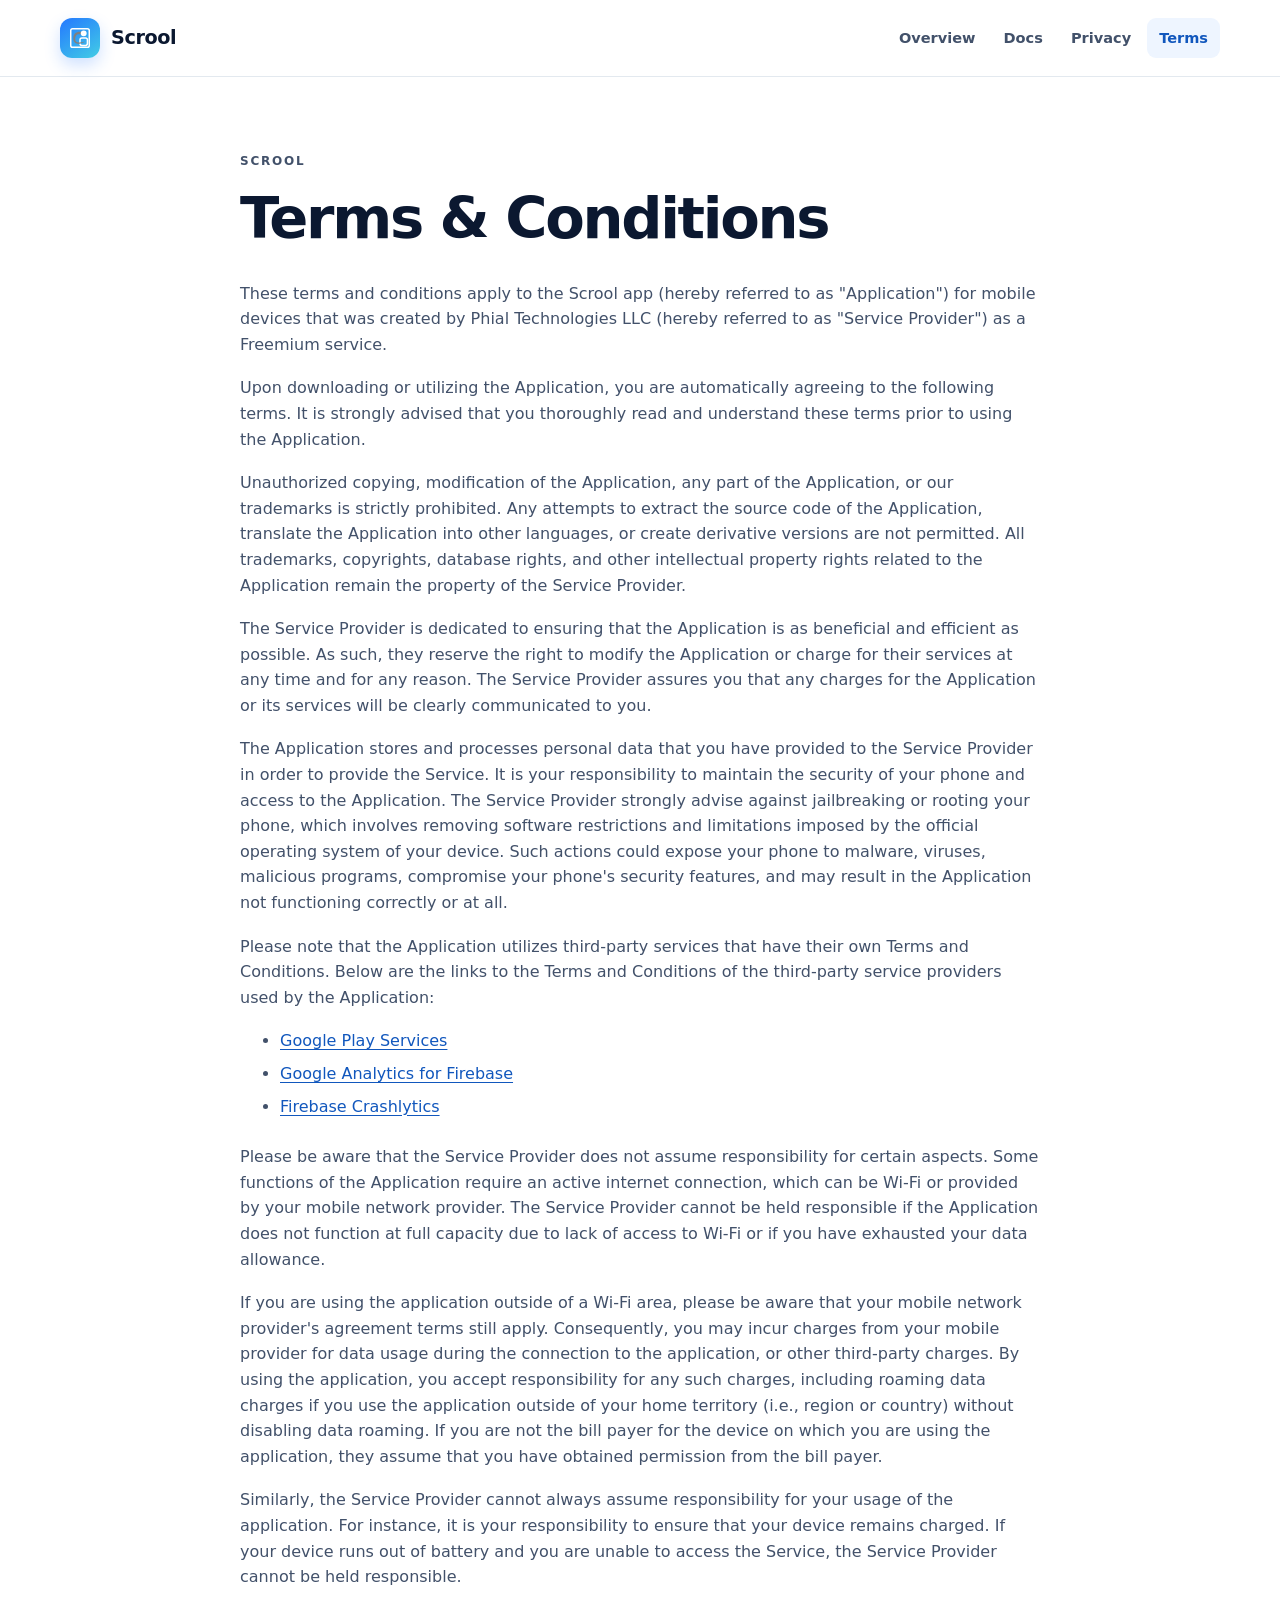
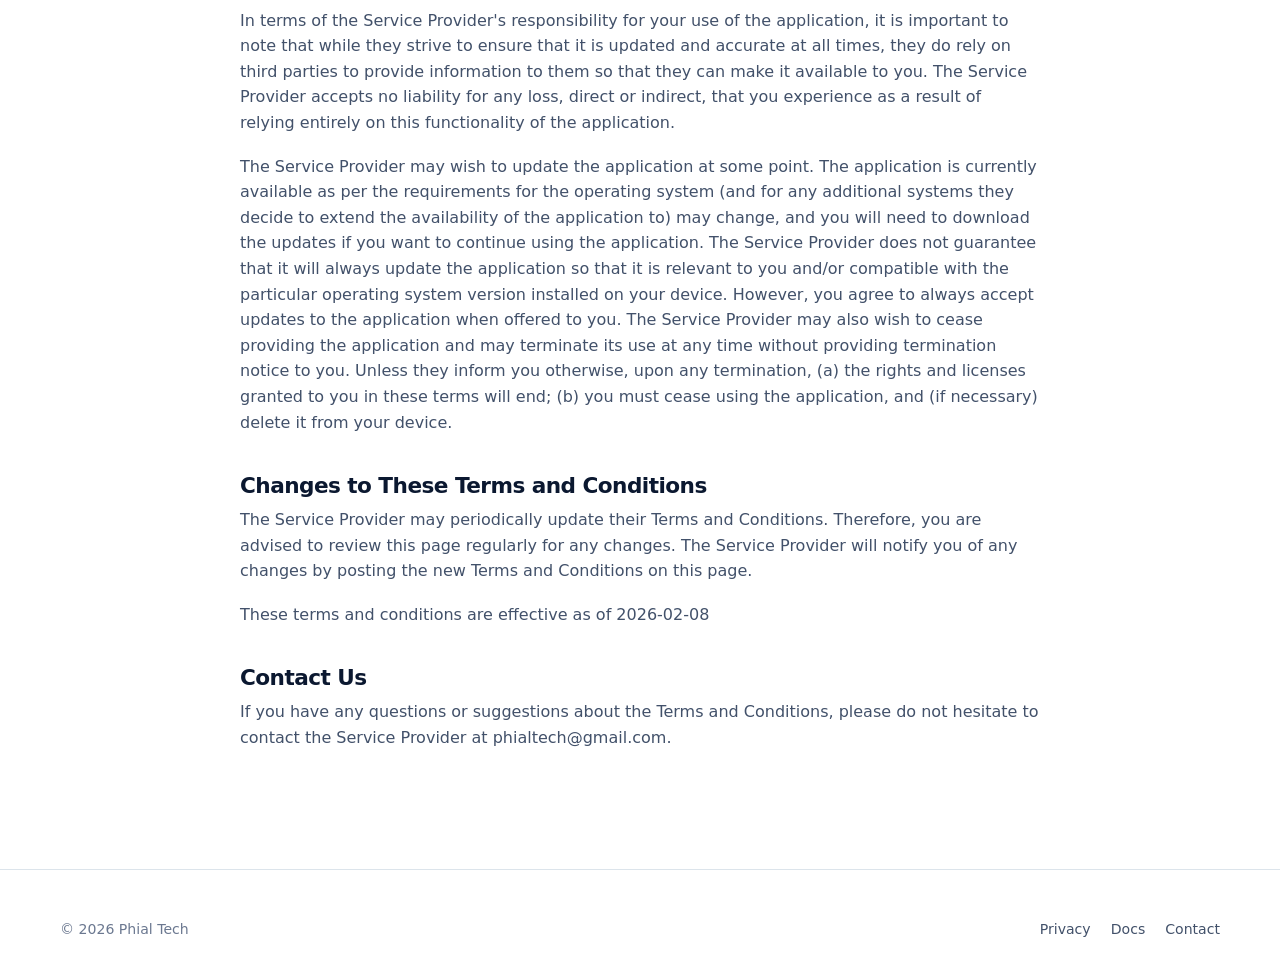
<file: terms_and_conditions.html>
<!DOCTYPE html>
<html lang="en">
  <head>
    <meta charset='utf-8'>
    <meta name='viewport' content='width=device-width'>
    <title>Scrool Terms &amp; Conditions</title>
    <link rel="stylesheet" href="styles.css">
  </head>
  <body>
    <header class="site-header">
      <div class="container header-inner">
        <a class="brand" href="index.html" aria-label="Scrool home">
          <span class="brand-mark"><img src="icon.svg" alt=""></span>
          <span class="brand-name">Scrool</span>
        </a>
        <nav class="site-nav" aria-label="Main navigation">
          <a href="index.html">Overview</a>
          <a href="docs.html">Docs</a>
          <a href="privacy_policy.html">Privacy</a>
          <a href="terms_and_conditions.html" aria-current="page">Terms</a>
        </nav>
      </div>
    </header>
    <main class="legal-main">
      <div class="container legal-content">
        <p class="eyebrow">Scrool</p>
        <h1>Terms &amp; Conditions</h1><br><p>These terms and conditions apply to the Scrool app (hereby referred to as "Application") for mobile devices that was created by Phial Technologies LLC (hereby referred to as "Service Provider") as a Freemium service.</p><br><p>Upon downloading or utilizing the Application, you are automatically agreeing to the following terms. It is strongly advised that you thoroughly read and understand these terms prior to using the Application.</p><br><p>Unauthorized copying, modification of the Application, any part of the Application, or our trademarks is strictly prohibited. Any attempts to extract the source code of the Application, translate the Application into other languages, or create derivative versions are not permitted. All trademarks, copyrights, database rights, and other intellectual property rights related to the Application remain the property of the Service Provider.</p><br><p>The Service Provider is dedicated to ensuring that the Application is as beneficial and efficient as possible. As such, they reserve the right to modify the Application or charge for their services at any time and for any reason. The Service Provider assures you that any charges for the Application or its services will be clearly communicated to you.</p><br><p>The Application stores and processes personal data that you have provided to the Service Provider in order to provide the Service. It is your responsibility to maintain the security of your phone and access to the Application. The Service Provider strongly advise against jailbreaking or rooting your phone, which involves removing software restrictions and limitations imposed by the official operating system of your device. Such actions could expose your phone to malware, viruses, malicious programs, compromise your phone's security features, and may result in the Application not functioning correctly or at all.</p><div><p>Please note that the Application utilizes third-party services that have their own Terms and Conditions. Below are the links to the Terms and Conditions of the third-party service providers used by the Application:</p><ul><li><a href="https://policies.google.com/terms" target="_blank" rel="noopener noreferrer">Google Play Services</a></li><li><a href="https://www.google.com/analytics/terms/" target="_blank" rel="noopener noreferrer">Google Analytics for Firebase</a></li><li><a href="https://firebase.google.com/terms/crashlytics" target="_blank" rel="noopener noreferrer">Firebase Crashlytics</a></li></ul></div><br><p>Please be aware that the Service Provider does not assume responsibility for certain aspects. Some functions of the Application require an active internet connection, which can be Wi-Fi or provided by your mobile network provider. The Service Provider cannot be held responsible if the Application does not function at full capacity due to lack of access to Wi-Fi or if you have exhausted your data allowance.</p><br><p>If you are using the application outside of a Wi-Fi area, please be aware that your mobile network provider's agreement terms still apply. Consequently, you may incur charges from your mobile provider for data usage during the connection to the application, or other third-party charges. By using the application, you accept responsibility for any such charges, including roaming data charges if you use the application outside of your home territory (i.e., region or country) without disabling data roaming. If you are not the bill payer for the device on which you are using the application, they assume that you have obtained permission from the bill payer.</p><br><p>Similarly, the Service Provider cannot always assume responsibility for your usage of the application. For instance, it is your responsibility to ensure that your device remains charged. If your device runs out of battery and you are unable to access the Service, the Service Provider cannot be held responsible.</p><br><p>In terms of the Service Provider's responsibility for your use of the application, it is important to note that while they strive to ensure that it is updated and accurate at all times, they do rely on third parties to provide information to them so that they can make it available to you. The Service Provider accepts no liability for any loss, direct or indirect, that you experience as a result of relying entirely on this functionality of the application.</p><br><!----><p>The Service Provider may wish to update the application at some point. The application is currently available as per the requirements for the operating system (and for any additional systems they decide to extend the availability of the application to) may change, and you will need to download the updates if you want to continue using the application. The Service Provider does not guarantee that it will always update the application so that it is relevant to you and/or compatible with the particular operating system version installed on your device. However, you agree to always accept updates to the application when offered to you. The Service Provider may also wish to cease providing the application and may terminate its use at any time without providing termination notice to you. Unless they inform you otherwise, upon any termination, (a) the rights and licenses granted to you in these terms will end; (b) you must cease using the application, and (if necessary) delete it from your device.</p><br><strong>Changes to These Terms and Conditions</strong><p>The Service Provider may periodically update their Terms and Conditions. Therefore, you are advised to review this page regularly for any changes. The Service Provider will notify you of any changes by posting the new Terms and Conditions on this page.</p><br><p>These terms and conditions are effective as of 2026-02-08</p><br><strong>Contact Us</strong><p>If you have any questions or suggestions about the Terms and Conditions, please do not hesitate to contact the Service Provider at phialtech@gmail.com.
      </div>
    </main>
    <footer class="site-footer">
      <div class="container footer-inner">
        <div>&copy; <span data-year>2026</span> Phial Tech</div>
        <nav class="footer-links" aria-label="Footer navigation">
          <a href="privacy_policy.html">Privacy</a>
          <a href="docs.html">Docs</a>
          <a href="mailto:phialtech@gmail.com">Contact</a>
        </nav>
      </div>
    </footer>
    <script>document.querySelectorAll('[data-year]').forEach(function (el) { el.textContent = new Date().getFullYear(); });</script>
  </body>
</html>
</file>
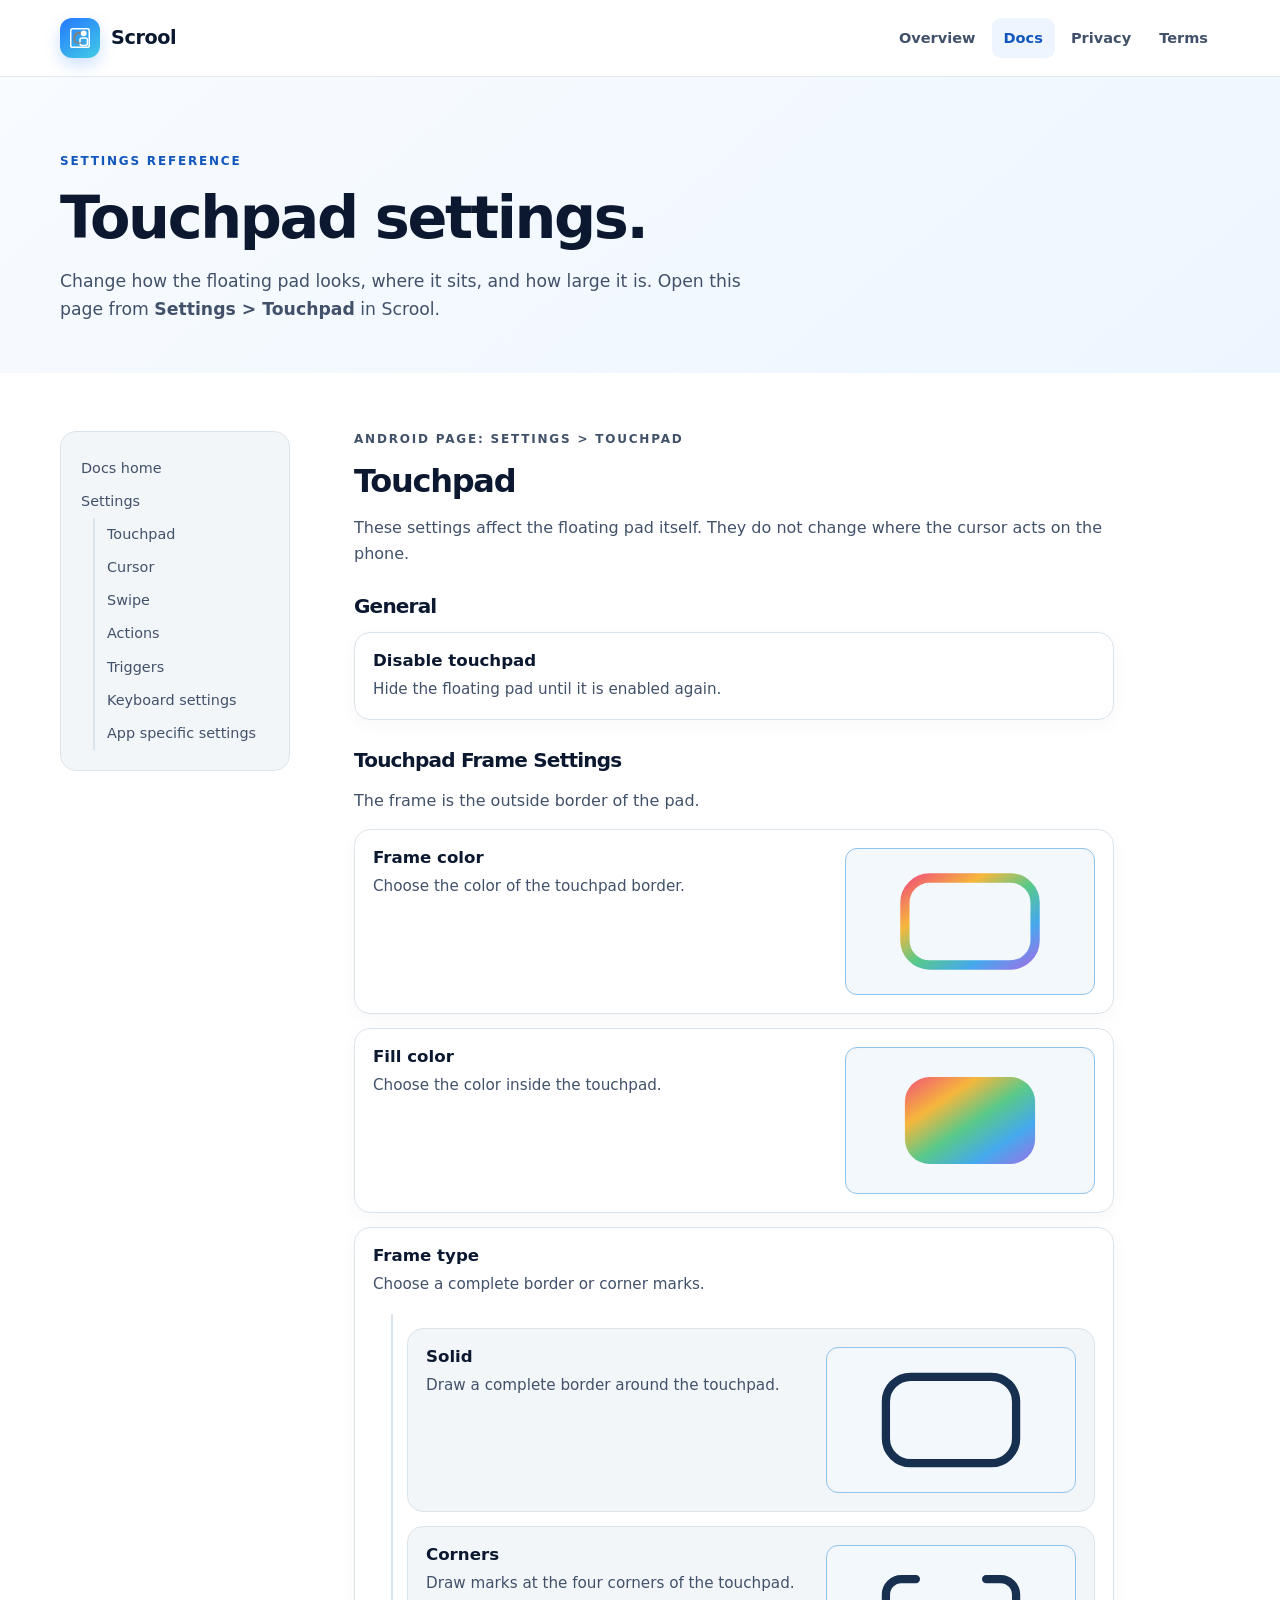
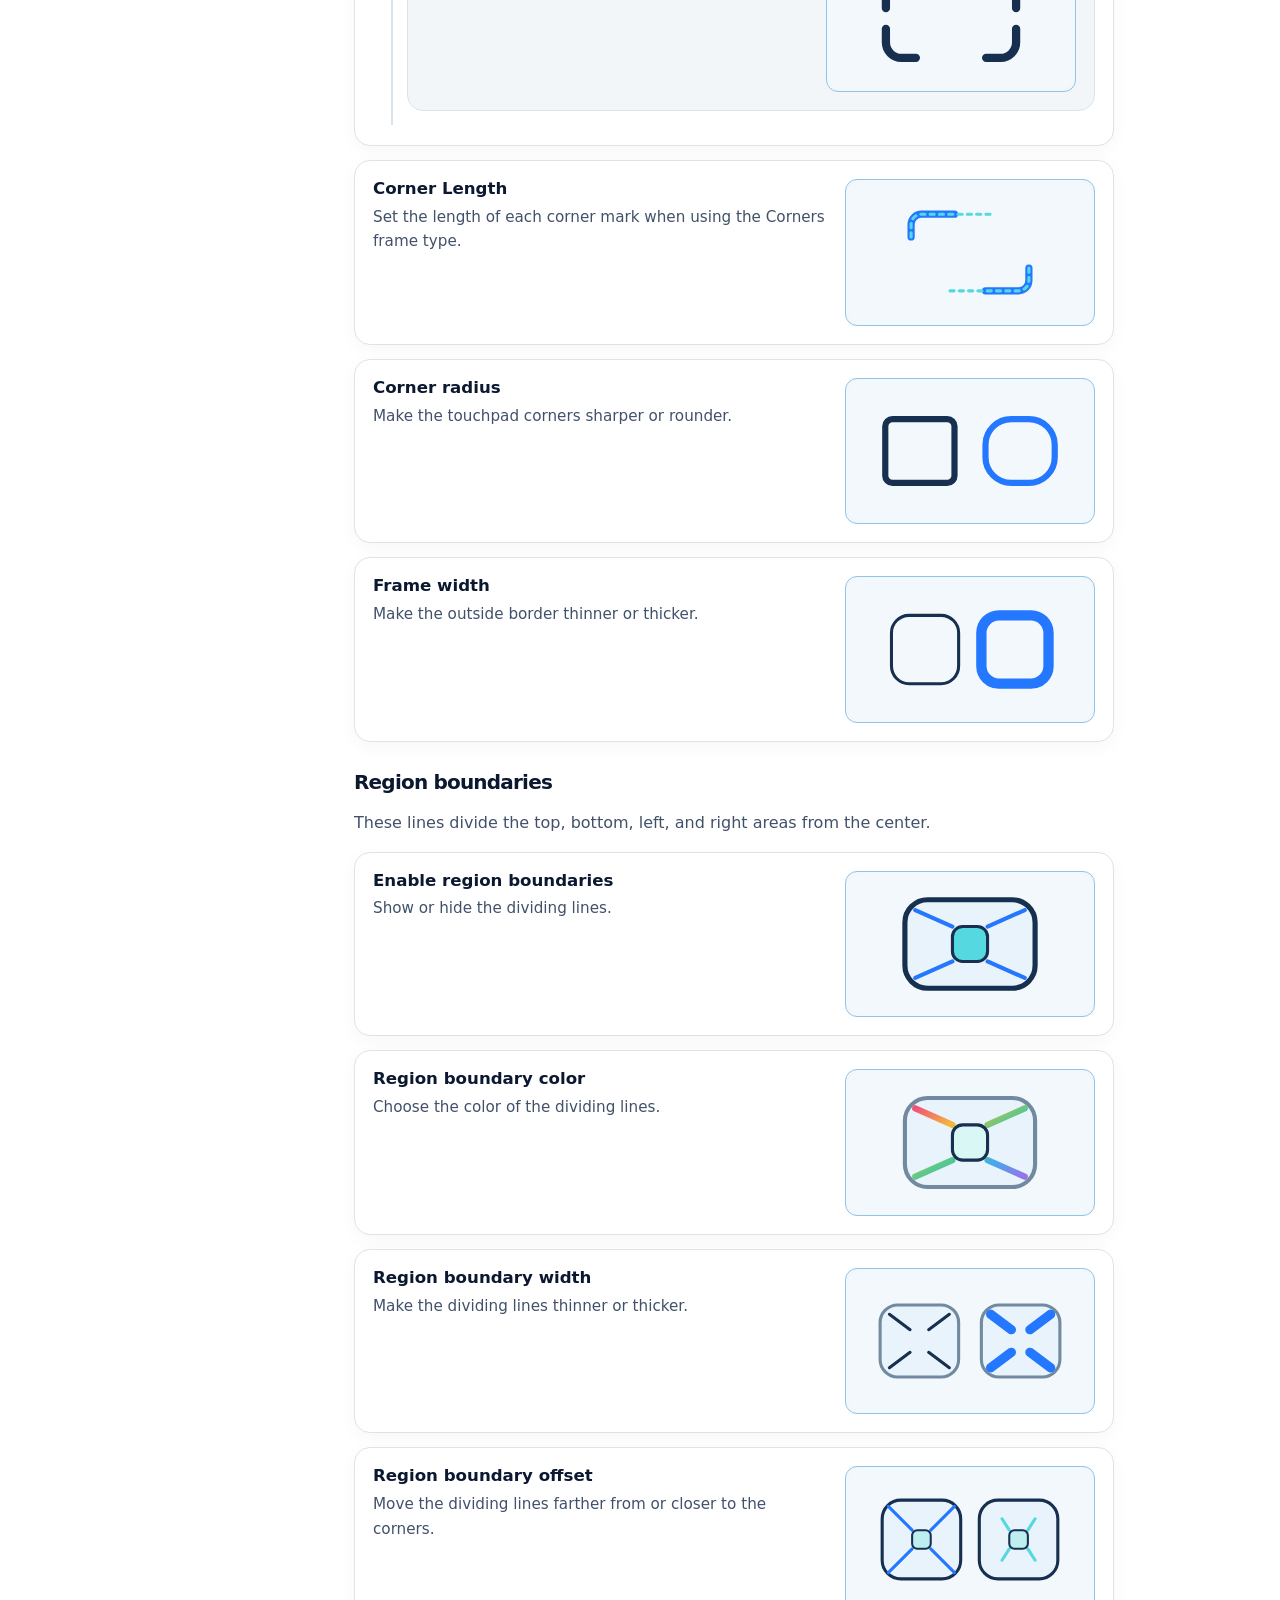
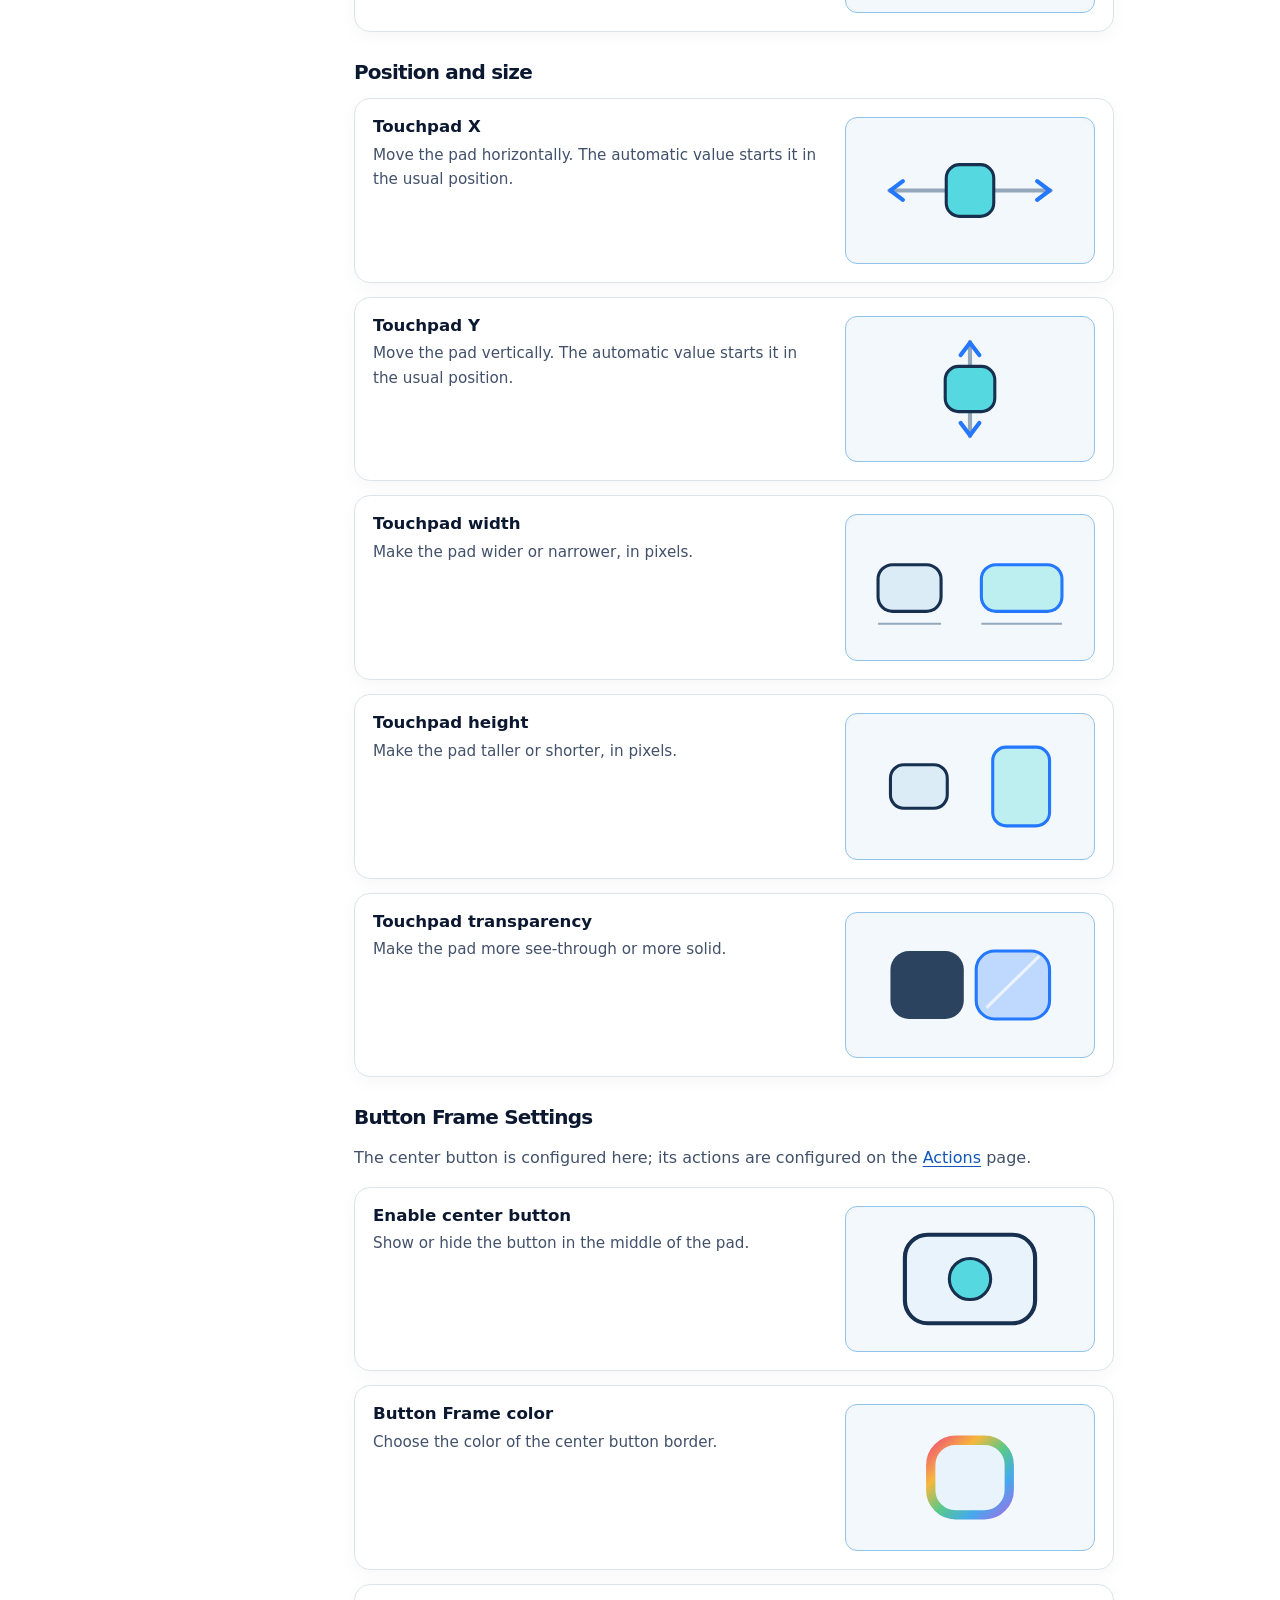
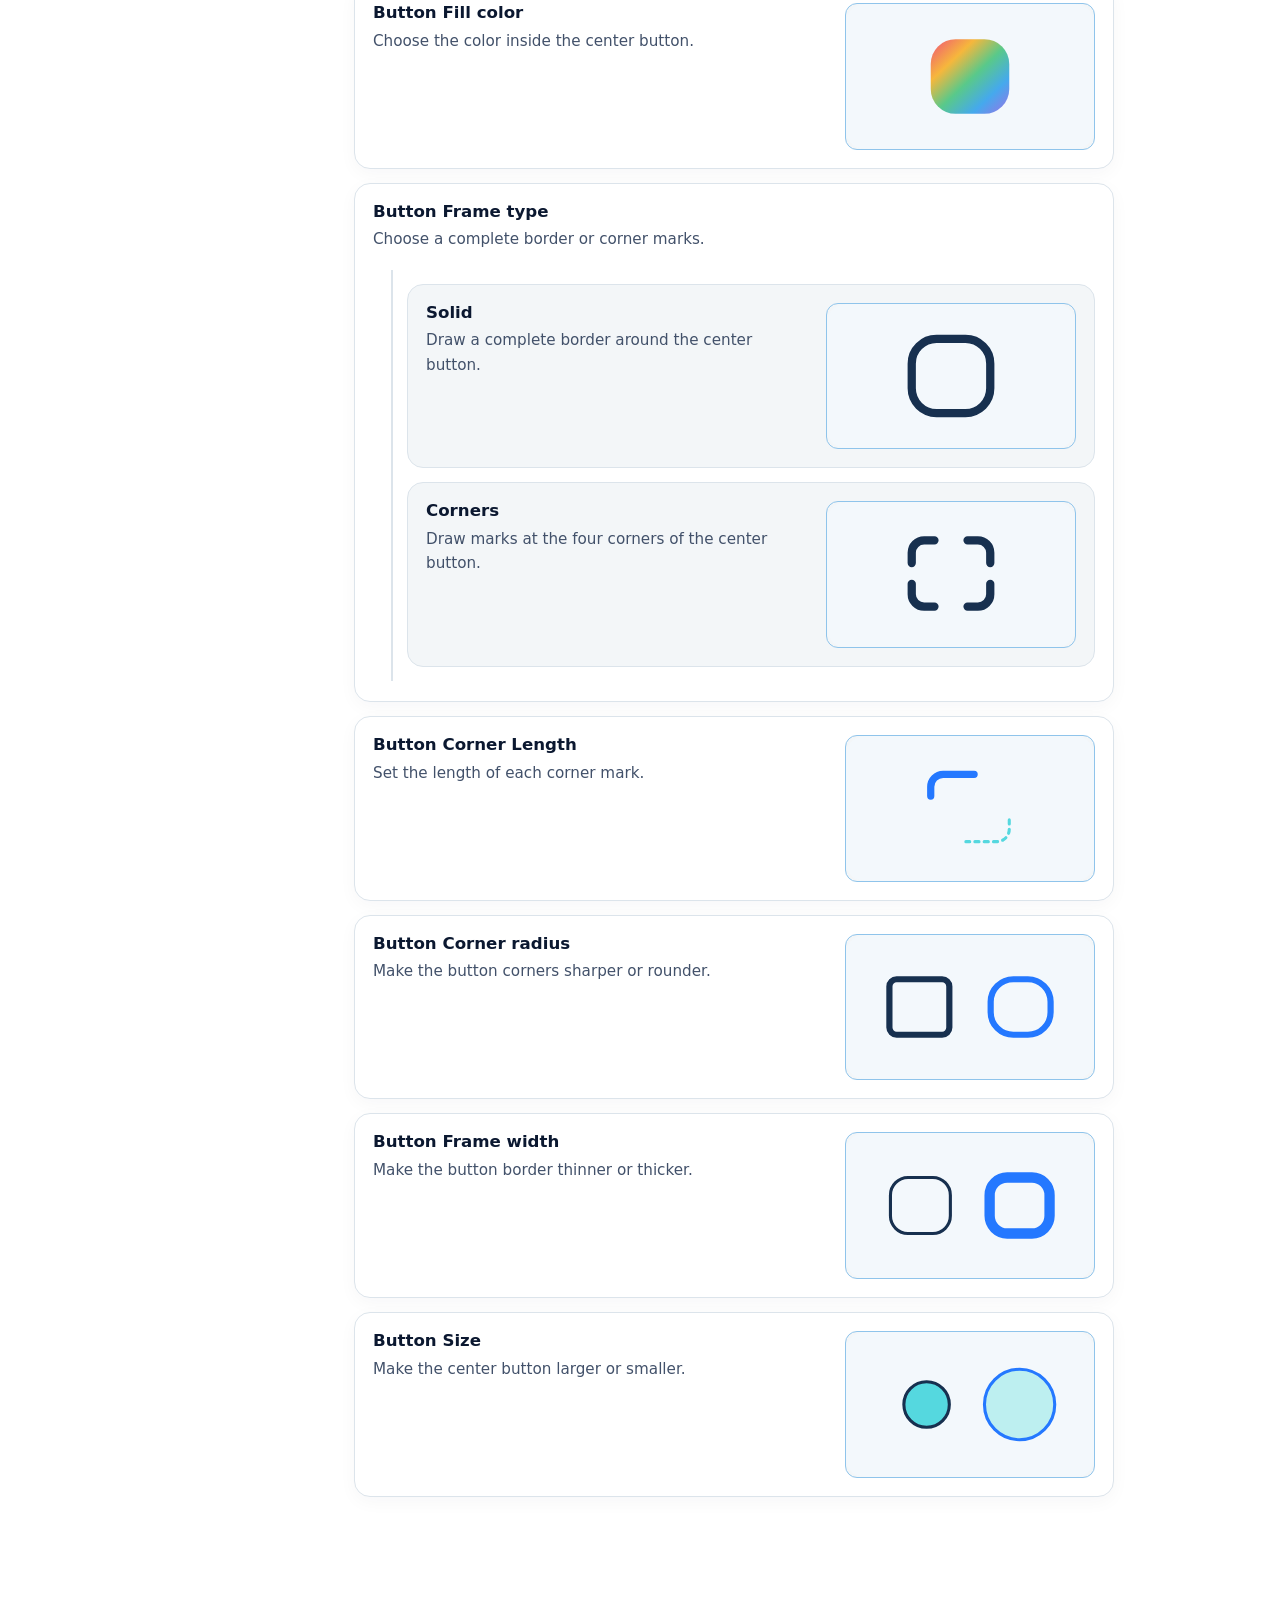
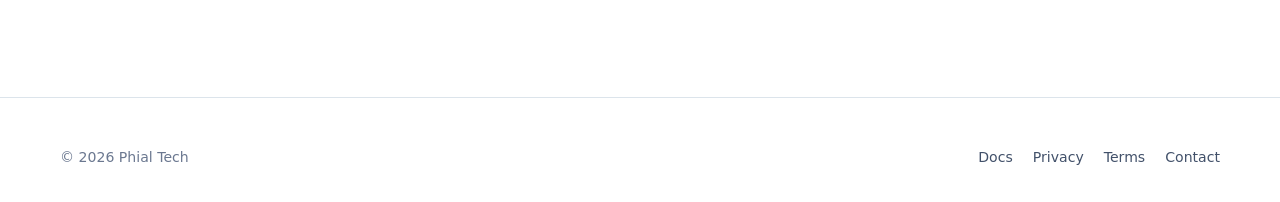
<file: touchpad.html>
<!doctype html>
<html lang="en">
<head>
  <meta charset="utf-8">
  <meta name="viewport" content="width=device-width, initial-scale=1">
  <meta name="description" content="Learn what every Touchpad setting does in Scrool for Android.">
  <title>Scrool Docs — Touchpad settings</title>
  <link rel="stylesheet" href="styles.css">
</head>
<body>
  <header class="site-header"><div class="container header-inner">
    <a class="brand" href="index.html" aria-label="Scrool home"><span class="brand-mark"><img src="icon.svg" alt=""></span><span class="brand-name">Scrool</span></a>
    <nav class="site-nav" aria-label="Main navigation"><a href="index.html">Overview</a><a href="docs.html" aria-current="page">Docs</a><a href="privacy_policy.html">Privacy</a><a href="terms_and_conditions.html">Terms</a></nav>
  </div></header>
  <main>
    <section class="page-intro"><div class="container"><p class="eyebrow">Settings reference</p><h1>Touchpad settings.</h1><p>Change how the floating pad looks, where it sits, and how large it is. Open this page from <strong>Settings &gt; Touchpad</strong> in Scrool.</p></div></section>
    <div class="container docs-layout">
      <aside class="toc" aria-label="Documentation navigation"><a href="docs.html">Docs home</a><a class="toc-section" href="docs.html#settings-pages">Settings</a><nav class="toc-subnav" aria-label="Settings pages"><a href="touchpad.html" aria-current="page">Touchpad</a><a href="cursor.html">Cursor</a><a href="swipe.html">Swipe</a><a href="actions.html">Actions</a><a href="triggers.html">Triggers</a><a href="keyboard-settings.html">Keyboard settings</a><a href="app-settings.html">App specific settings</a></nav></aside>
      <article class="docs-article">
        <section><p class="eyebrow">Android page: Settings &gt; Touchpad</p><h2>Touchpad</h2><p>These settings affect the floating pad itself. They do not change where the cursor acts on the phone.</p>
          <div class="setting-group"><h3>General</h3>
            <div class="setting-card text-only"><div class="setting-copy"><h4>Disable touchpad</h4><p>Hide the floating pad until it is enabled again.</p></div></div>
          </div>
          <div class="setting-group"><h3>Touchpad Frame Settings</h3><p>The frame is the outside border of the pad.</p>
            <div class="setting-card"><div class="setting-copy"><h4>Frame color</h4><p>Choose the color of the touchpad border.</p></div><figure class="setting-media has-image"><img src="settings/frame-color.svg" alt="Frame color illustration"></figure></div>
            <div class="setting-card"><div class="setting-copy"><h4>Fill color</h4><p>Choose the color inside the touchpad.</p></div><figure class="setting-media has-image"><img src="settings/fill-color.svg" alt="Fill color illustration"></figure></div>
            <div class="setting-card"><div class="setting-copy"><h4>Frame type</h4><p>Choose a complete border or corner marks.</p></div>
              <div class="option-examples" aria-label="Frame type options">
                <div class="setting-card option-card"><div class="setting-copy"><h4>Solid</h4><p>Draw a complete border around the touchpad.</p></div><figure class="setting-media has-image"><img src="settings/frame-solid.svg" alt="Solid illustration"></figure></div>
                <div class="setting-card option-card"><div class="setting-copy"><h4>Corners</h4><p>Draw marks at the four corners of the touchpad.</p></div><figure class="setting-media has-image"><img src="settings/frame-corners.svg" alt="Corners illustration"></figure></div>
              </div>
            </div>
            <div class="setting-card"><div class="setting-copy"><h4>Corner Length</h4><p>Set the length of each corner mark when using the Corners frame type.</p></div><figure class="setting-media has-image"><img src="settings/corner-length.svg" alt="Corner Length illustration"></figure></div>
            <div class="setting-card"><div class="setting-copy"><h4>Corner radius</h4><p>Make the touchpad corners sharper or rounder.</p></div><figure class="setting-media has-image"><img src="settings/corner-radius.svg" alt="Corner radius illustration"></figure></div>
            <div class="setting-card"><div class="setting-copy"><h4>Frame width</h4><p>Make the outside border thinner or thicker.</p></div><figure class="setting-media has-image"><img src="settings/frame-width.svg" alt="Frame width illustration"></figure></div>
          </div>
          <div class="setting-group"><h3>Region boundaries</h3><p>These lines divide the top, bottom, left, and right areas from the center.</p>
            <div class="setting-card"><div class="setting-copy"><h4>Enable region boundaries</h4><p>Show or hide the dividing lines.</p></div><figure class="setting-media has-image"><img src="settings/boundaries-toggle.svg" alt="Enable region boundaries illustration"></figure></div>
            <div class="setting-card"><div class="setting-copy"><h4>Region boundary color</h4><p>Choose the color of the dividing lines.</p></div><figure class="setting-media has-image"><img src="settings/boundary-color.svg" alt="Region boundary color illustration"></figure></div>
            <div class="setting-card"><div class="setting-copy"><h4>Region boundary width</h4><p>Make the dividing lines thinner or thicker.</p></div><figure class="setting-media has-image"><img src="settings/boundary-width.svg" alt="Region boundary width illustration"></figure></div>
            <div class="setting-card"><div class="setting-copy"><h4>Region boundary offset</h4><p>Move the dividing lines farther from or closer to the corners.</p></div><figure class="setting-media has-image"><img src="settings/boundary-offset.svg" alt="Region boundary offset illustration"></figure></div>
          </div>
          <div class="setting-group"><h3>Position and size</h3>
            <div class="setting-card"><div class="setting-copy"><h4>Touchpad X</h4><p>Move the pad horizontally. The automatic value starts it in the usual position.</p></div><figure class="setting-media has-image"><img src="settings/move-horizontal.svg" alt="Touchpad X illustration"></figure></div>
            <div class="setting-card"><div class="setting-copy"><h4>Touchpad Y</h4><p>Move the pad vertically. The automatic value starts it in the usual position.</p></div><figure class="setting-media has-image"><img src="settings/move-vertical.svg" alt="Touchpad Y illustration"></figure></div>
            <div class="setting-card"><div class="setting-copy"><h4>Touchpad width</h4><p>Make the pad wider or narrower, in pixels.</p></div><figure class="setting-media has-image"><img src="settings/size-horizontal.svg" alt="Touchpad width illustration"></figure></div>
            <div class="setting-card"><div class="setting-copy"><h4>Touchpad height</h4><p>Make the pad taller or shorter, in pixels.</p></div><figure class="setting-media has-image"><img src="settings/size-vertical.svg" alt="Touchpad height illustration"></figure></div>
            <div class="setting-card"><div class="setting-copy"><h4>Touchpad transparency</h4><p>Make the pad more see-through or more solid.</p></div><figure class="setting-media has-image"><img src="settings/transparency.svg" alt="Touchpad transparency illustration"></figure></div>
          </div>
          <div class="setting-group"><h3>Button Frame Settings</h3><p>The center button is configured here; its actions are configured on the <a href="actions.html">Actions</a> page.</p>
            <div class="setting-card"><div class="setting-copy"><h4>Enable center button</h4><p>Show or hide the button in the middle of the pad.</p></div><figure class="setting-media has-image"><img src="settings/center-button-toggle.svg" alt="Enable center button illustration"></figure></div>
            <div class="setting-card"><div class="setting-copy"><h4>Button Frame color</h4><p>Choose the color of the center button border.</p></div><figure class="setting-media has-image"><img src="settings/button-frame-color.svg" alt="Button Frame color illustration"></figure></div>
            <div class="setting-card"><div class="setting-copy"><h4>Button Fill color</h4><p>Choose the color inside the center button.</p></div><figure class="setting-media has-image"><img src="settings/button-fill-color.svg" alt="Button Fill color illustration"></figure></div>
            <div class="setting-card"><div class="setting-copy"><h4>Button Frame type</h4><p>Choose a complete border or corner marks.</p></div>
              <div class="option-examples" aria-label="Button frame type options">
                <div class="setting-card option-card"><div class="setting-copy"><h4>Solid</h4><p>Draw a complete border around the center button.</p></div><figure class="setting-media has-image"><img src="settings/button-frame-solid.svg" alt="Solid illustration"></figure></div>
                <div class="setting-card option-card"><div class="setting-copy"><h4>Corners</h4><p>Draw marks at the four corners of the center button.</p></div><figure class="setting-media has-image"><img src="settings/button-frame-corners.svg" alt="Corners illustration"></figure></div>
              </div>
            </div>
            <div class="setting-card"><div class="setting-copy"><h4>Button Corner Length</h4><p>Set the length of each corner mark.</p></div><figure class="setting-media has-image"><img src="settings/button-corner-length.svg" alt="Button Corner Length illustration"></figure></div>
            <div class="setting-card"><div class="setting-copy"><h4>Button Corner radius</h4><p>Make the button corners sharper or rounder.</p></div><figure class="setting-media has-image"><img src="settings/button-corner-radius.svg" alt="Button Corner radius illustration"></figure></div>
            <div class="setting-card"><div class="setting-copy"><h4>Button Frame width</h4><p>Make the button border thinner or thicker.</p></div><figure class="setting-media has-image"><img src="settings/button-frame-width.svg" alt="Button Frame width illustration"></figure></div>
            <div class="setting-card"><div class="setting-copy"><h4>Button Size</h4><p>Make the center button larger or smaller.</p></div><figure class="setting-media has-image"><img src="settings/button-size.svg" alt="Button Size illustration"></figure></div>
          </div>
        </section>
      </article>
    </div>
  </main>
  <footer class="site-footer"><div class="container footer-inner"><div>&copy; <span data-year>2026</span> Phial Tech</div><nav class="footer-links" aria-label="Footer navigation"><a href="docs.html">Docs</a><a href="privacy_policy.html">Privacy</a><a href="terms_and_conditions.html">Terms</a><a href="mailto:phialtech@gmail.com">Contact</a></nav></div></footer>
  <script>document.querySelectorAll('[data-year]').forEach(function (el) { el.textContent = new Date().getFullYear(); });</script>
</body>
</html>
</file>
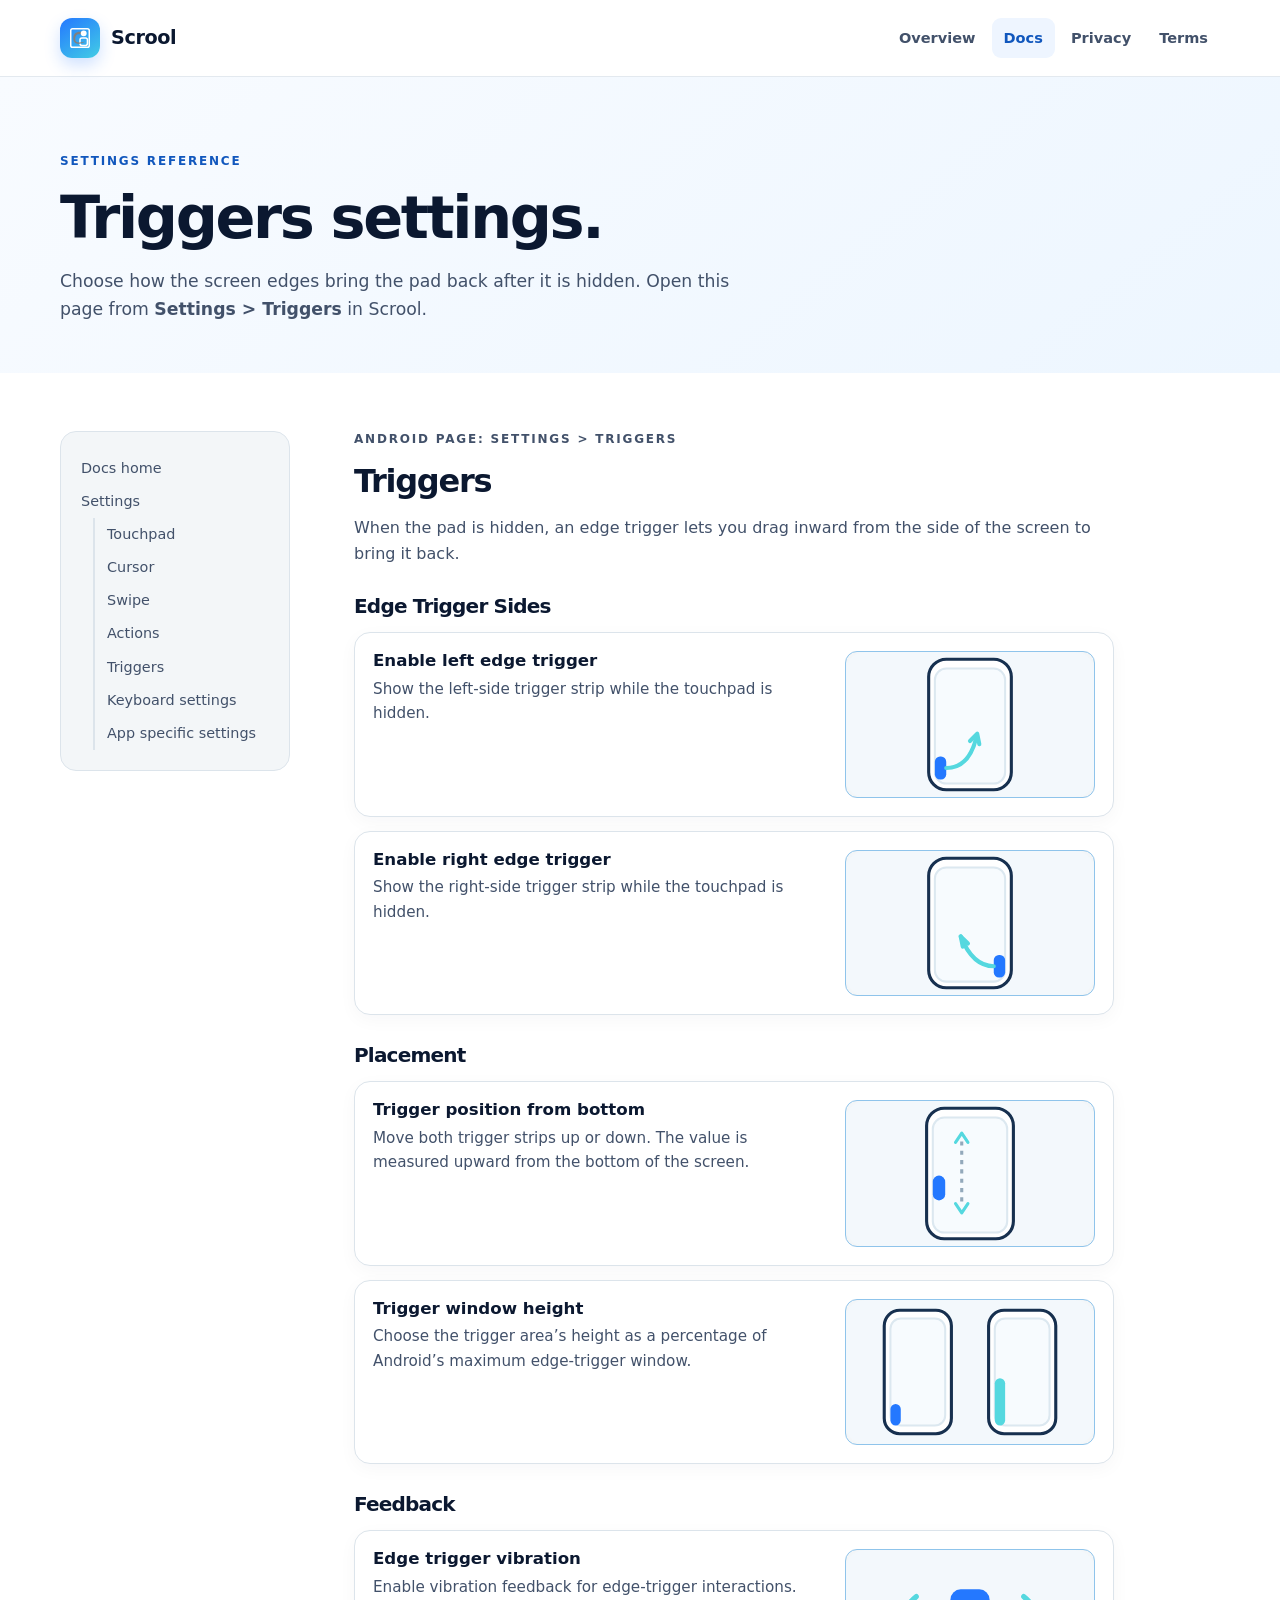
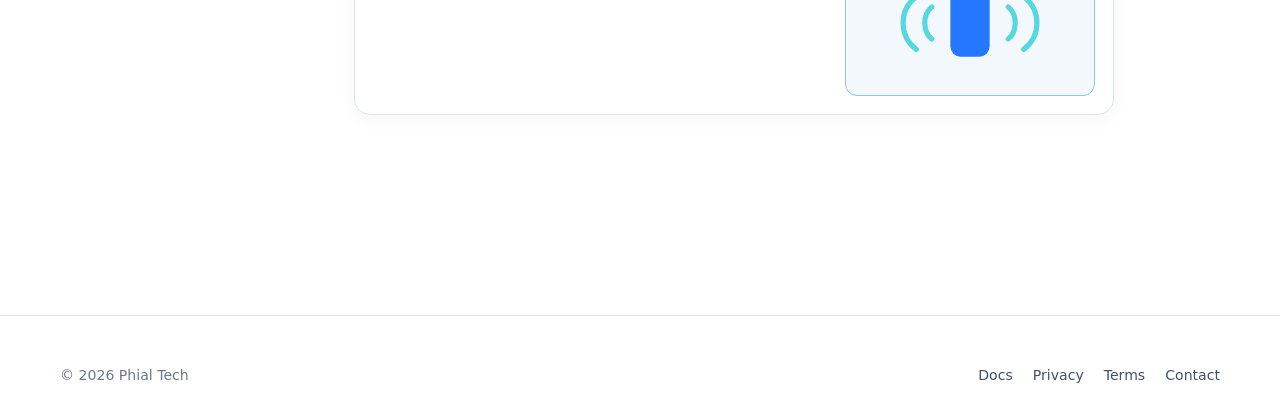
<file: triggers.html>
<!doctype html>
<html lang="en">
<head><meta charset="utf-8"><meta name="viewport" content="width=device-width, initial-scale=1"><meta name="description" content="Learn what every Triggers setting does in Scrool for Android."><title>Scrool Docs — Triggers settings</title><link rel="stylesheet" href="styles.css"></head>
<body>
  <header class="site-header"><div class="container header-inner"><a class="brand" href="index.html" aria-label="Scrool home"><span class="brand-mark"><img src="icon.svg" alt=""></span><span class="brand-name">Scrool</span></a><nav class="site-nav" aria-label="Main navigation"><a href="index.html">Overview</a><a href="docs.html" aria-current="page">Docs</a><a href="privacy_policy.html">Privacy</a><a href="terms_and_conditions.html">Terms</a></nav></div></header>
  <main><section class="page-intro"><div class="container"><p class="eyebrow">Settings reference</p><h1>Triggers settings.</h1><p>Choose how the screen edges bring the pad back after it is hidden. Open this page from <strong>Settings &gt; Triggers</strong> in Scrool.</p></div></section>
    <div class="container docs-layout"><aside class="toc" aria-label="Documentation navigation"><a href="docs.html">Docs home</a><a class="toc-section" href="docs.html#settings-pages">Settings</a><nav class="toc-subnav" aria-label="Settings pages"><a href="touchpad.html">Touchpad</a><a href="cursor.html">Cursor</a><a href="swipe.html">Swipe</a><a href="actions.html">Actions</a><a href="triggers.html" aria-current="page">Triggers</a><a href="keyboard-settings.html">Keyboard settings</a><a href="app-settings.html">App specific settings</a></nav></aside>
      <article class="docs-article"><section><p class="eyebrow">Android page: Settings &gt; Triggers</p><h2>Triggers</h2><p>When the pad is hidden, an edge trigger lets you drag inward from the side of the screen to bring it back.</p>
        <div class="setting-group"><h3>Edge Trigger Sides</h3>
          <div class="setting-card"><div class="setting-copy"><h4>Enable left edge trigger</h4><p>Show the left-side trigger strip while the touchpad is hidden.</p></div><figure class="setting-media has-image"><img src="settings/trigger-left.svg" alt="Enable left edge trigger illustration"></figure></div>
          <div class="setting-card"><div class="setting-copy"><h4>Enable right edge trigger</h4><p>Show the right-side trigger strip while the touchpad is hidden.</p></div><figure class="setting-media has-image"><img src="settings/trigger-right.svg" alt="Enable right edge trigger illustration"></figure></div>
        </div>
        <div class="setting-group"><h3>Placement</h3>
          <div class="setting-card"><div class="setting-copy"><h4>Trigger position from bottom</h4><p>Move both trigger strips up or down. The value is measured upward from the bottom of the screen.</p></div><figure class="setting-media has-image"><img src="settings/trigger-position.svg" alt="Trigger position from bottom illustration"></figure></div>
          <div class="setting-card"><div class="setting-copy"><h4>Trigger window height</h4><p>Choose the trigger area’s height as a percentage of Android’s maximum edge-trigger window.</p></div><figure class="setting-media has-image"><img src="settings/trigger-size.svg" alt="Trigger window height illustration"></figure></div>
        </div>
        <div class="setting-group"><h3>Feedback</h3><div class="setting-card"><div class="setting-copy"><h4>Edge trigger vibration</h4><p>Enable vibration feedback for edge-trigger interactions.</p></div><figure class="setting-media has-image"><img src="settings/vibration.svg" alt="Edge trigger vibration illustration"></figure></div></div>
      </section></article></div>
  </main>
  <footer class="site-footer"><div class="container footer-inner"><div>&copy; <span data-year>2026</span> Phial Tech</div><nav class="footer-links" aria-label="Footer navigation"><a href="docs.html">Docs</a><a href="privacy_policy.html">Privacy</a><a href="terms_and_conditions.html">Terms</a><a href="mailto:phialtech@gmail.com">Contact</a></nav></div></footer><script>document.querySelectorAll('[data-year]').forEach(function (el) { el.textContent = new Date().getFullYear(); });</script>
</body></html>
</file>
<file: styles.css>
:root {
  --ink: #0b1830;
  --ink-soft: #42516a;
  --muted: #6b7890;
  --navy: #08172f;
  --navy-light: #102746;
  --blue: #2478ff;
  --blue-dark: #1157bd;
  --cyan: #63e6dc;
  --cyan-soft: #dffaf7;
  --pale: #eef5ff;
  --paper: #f7f8f5;
  --line: #dce4eb;
  --surface: #ffffff;
  --surface-alt: #f3f6f8;
  --shadow: 0 22px 60px rgba(8, 23, 47, .1);
  --shadow-small: 0 12px 32px rgba(8, 23, 47, .08);
  --radius: 24px;
  --content: 1160px;
}

* { box-sizing: border-box; }
html { scroll-behavior: smooth; scroll-padding-top: 92px; }
body {
  margin: 0;
  color: var(--ink);
  background: var(--surface);
  font-family: Inter, ui-sans-serif, system-ui, -apple-system, BlinkMacSystemFont, "Segoe UI", sans-serif;
  line-height: 1.6;
  -webkit-font-smoothing: antialiased;
  text-rendering: optimizeLegibility;
}
a { color: var(--blue-dark); text-underline-offset: 3px; }
a:hover { color: var(--blue); }
img, svg { display: block; max-width: 100%; }
.container { width: min(var(--content), calc(100% - 48px)); margin-inline: auto; }

.site-header {
  position: sticky;
  z-index: 50;
  top: 0;
  border-bottom: 1px solid rgba(220, 228, 235, .8);
  background: rgba(255, 255, 255, .88);
  backdrop-filter: blur(18px);
  -webkit-backdrop-filter: blur(18px);
}
.header-inner {
  min-height: 76px;
  display: flex;
  align-items: center;
  justify-content: space-between;
  gap: 24px;
}
.brand {
  display: inline-flex;
  align-items: center;
  gap: 11px;
  color: var(--ink);
  text-decoration: none;
  font-weight: 820;
  letter-spacing: -.025em;
}
.brand:hover { color: var(--ink); }
.brand-mark {
  position: relative;
  display: grid;
  place-items: center;
  width: 40px;
  height: 40px;
  flex: 0 0 auto;
  border-radius: 12px;
  background: linear-gradient(145deg, var(--blue), #42cde5);
  box-shadow: 0 7px 16px rgba(36, 120, 255, .22);
}
.brand-mark img {
  position: absolute;
  top: 50%;
  left: 50%;
  width: 46px;
  height: 46px;
  object-fit: contain;
  transform: translate(-50%, -50%);
}
.brand-name { font-size: 1.2rem; }
.site-nav { display: flex; flex-wrap: wrap; align-items: center; justify-content: flex-end; gap: 4px; }
.site-nav a {
  padding: 8px 12px;
  border-radius: 9px;
  color: var(--ink-soft);
  text-decoration: none;
  font-size: .91rem;
  font-weight: 680;
}
.site-nav a:hover,
.site-nav a[aria-current="page"] { color: var(--blue-dark); background: var(--pale); }
.site-nav .nav-cta { margin-left: 7px; padding-inline: 16px; background: var(--ink); color: #fff; }
.site-nav .nav-cta:hover { background: var(--blue); color: #fff; }

.hero {
  position: relative;
  overflow: hidden;
  padding: 94px 0 88px;
  background:
    radial-gradient(circle at 78% 26%, rgba(47, 139, 255, .25), transparent 25%),
    radial-gradient(circle at 78% 86%, rgba(99, 230, 220, .15), transparent 28%),
    var(--navy);
  color: #fff;
}
.hero::before {
  position: absolute;
  inset: 0;
  background-image: linear-gradient(rgba(255,255,255,.025) 1px, transparent 1px), linear-gradient(90deg, rgba(255,255,255,.025) 1px, transparent 1px);
  background-size: 48px 48px;
  content: "";
  mask-image: linear-gradient(to right, #000, transparent 75%);
}
.hero-grid {
  position: relative;
  display: grid;
  grid-template-columns: minmax(0, 1.05fr) minmax(400px, .95fr);
  align-items: center;
  gap: 72px;
}
.hero-copy { position: relative; z-index: 2; padding-bottom: 8px; }
.eyebrow {
  margin: 0 0 16px;
  color: var(--blue-dark);
  font-size: .75rem;
  font-weight: 820;
  letter-spacing: .15em;
  line-height: 1.4;
  text-transform: uppercase;
}
.hero .eyebrow, .cta .eyebrow { color: var(--cyan); }
h1, h2, h3 { line-height: 1.09; letter-spacing: -.04em; }
h1 { max-width: 700px; margin: 0; font-size: clamp(3rem, 6vw, 5.15rem); font-weight: 790; }
h1 span { color: var(--cyan); }
h2 { margin: 0 0 16px; font-size: clamp(2rem, 3.6vw, 3.05rem); font-weight: 770; }
h3 { margin: 0 0 10px; font-size: 1.2rem; }
.lede { max-width: 610px; margin: 26px 0 32px; color: #c6d3e3; font-size: 1.15rem; line-height: 1.65; }
.actions { display: flex; flex-wrap: wrap; align-items: center; gap: 12px; }
.button {
  display: inline-flex;
  min-height: 50px;
  align-items: center;
  justify-content: center;
  gap: 10px;
  padding: 0 21px;
  border: 1px solid transparent;
  border-radius: 12px;
  background: var(--blue);
  color: #fff;
  box-shadow: 0 10px 25px rgba(36, 120, 255, .22);
  font-weight: 760;
  text-decoration: none;
  transition: transform .2s ease, background .2s ease, border-color .2s ease;
}
.button svg { width: 20px; height: 20px; }
.button:hover { background: var(--blue-dark); color: #fff; transform: translateY(-2px); }
.button.secondary { border-color: var(--line); background: #fff; color: var(--ink); box-shadow: none; }
.button.secondary:hover { border-color: #b8c9d9; background: var(--pale); }
.hero .button { background: var(--cyan); color: var(--ink); box-shadow: 0 10px 30px rgba(99, 230, 220, .16); }
.hero .button:hover { background: #94eee7; color: var(--ink); }
.hero .button.secondary { border-color: rgba(255,255,255,.24); background: rgba(255,255,255,.06); color: #fff; }
.hero .button.secondary:hover { border-color: rgba(255,255,255,.42); background: rgba(255,255,255,.11); }
.device-stage { position: relative; min-height: 590px; display: grid; place-items: center; isolation: isolate; }
.stage-glow { position: absolute; z-index: -1; width: 440px; height: 440px; border-radius: 50%; background: rgba(67, 152, 255, .18); filter: blur(8px); }
.hero-product-image { width: min(100%, 500px); max-height: 620px; filter: drop-shadow(0 30px 50px rgba(0, 0, 0, .2)); }

.showcase { padding: 90px 0; border-bottom: 1px solid var(--line); }
.showcase-alt { background: var(--paper); }
.showcase-row { display: grid; grid-template-columns: minmax(240px, .7fr) minmax(0, 1.3fr); align-items: center; gap: 72px; }
.showcase-reverse { grid-template-columns: minmax(0, 1.3fr) minmax(240px, .7fr); }
.showcase-reverse .showcase-copy { order: 2; }
.showcase-copy h2 { max-width: 430px; margin-bottom: 14px; }
.showcase-copy > p:last-child { max-width: 390px; margin: 0; color: var(--ink-soft); font-size: 1.08rem; }
.showcase-image { width: 100%; border-radius: 28px; box-shadow: var(--shadow-small); }
.showcase-dark { border-bottom: 0; background: var(--navy); color: #fff; }
.showcase-dark .eyebrow { color: var(--cyan); }
.showcase-dark .showcase-copy > p:last-child { color: #b7c6d8; }
.showcase-dark .showcase-image { box-shadow: 0 28px 65px rgba(0,0,0,.28); }

.actions-overview { padding: 92px 0 100px; text-align: center; }
.actions-overview h2 { margin-bottom: 32px; }
.action-chips { max-width: 920px; display: flex; flex-wrap: wrap; justify-content: center; gap: 10px; margin: 0 auto; }
.action-chips span { padding: 10px 16px; border: 1px solid var(--line); border-radius: 999px; background: var(--surface-alt); color: var(--ink-soft); font-size: .91rem; font-weight: 700; }

.cta { padding: 76px 0; background: var(--cyan-soft); color: var(--ink); }
.cta-inner { display: flex; align-items: center; justify-content: space-between; gap: 40px; }
.cta h2 { margin-bottom: 7px; }
.cta p { margin: 0; color: var(--ink-soft); }
.cta .button { min-width: 144px; box-shadow: none; }
.cta .button:hover { color: #fff; }

.site-footer { padding: 48px 0 34px; border-top: 1px solid var(--line); color: var(--muted); font-size: .88rem; }
.footer-inner { display: grid; grid-template-columns: 1fr auto; align-items: center; gap: 28px; }
.footer-brand p { margin: 10px 0 0; }
.footer-links { display: flex; flex-wrap: wrap; justify-content: flex-end; gap: 20px; }
.footer-links a { color: var(--ink-soft); text-decoration: none; }
.footer-links a:hover { color: var(--blue); }
.footer-meta { grid-column: 1 / -1; padding-top: 24px; border-top: 1px solid var(--line); }
/* The compact footer used on documentation and legal pages. */
.footer-inner:not(:has(.footer-brand)) { display: flex; justify-content: space-between; }
.footer-inner:not(:has(.footer-brand)) .footer-meta { display: none; }

/* Documentation */
.page-intro { padding: 76px 0 50px; background: linear-gradient(140deg, #f8fbff, #edf6ff); }
.page-intro h1 { font-size: clamp(2.5rem, 4.6vw, 4rem); }
.page-intro p:last-child { max-width: 700px; margin: 18px 0 0; color: var(--ink-soft); font-size: 1.08rem; }
.docs-layout { display: grid; grid-template-columns: 230px minmax(0, 760px); align-items: start; gap: 64px; padding-top: 58px; padding-bottom: 90px; }
.toc { position: sticky; top: 98px; padding: 20px; border: 1px solid var(--line); border-radius: 16px; background: var(--surface-alt); }
.toc strong { display: block; margin-bottom: 10px; font-size: .76rem; letter-spacing: .12em; text-transform: uppercase; }
.toc .toc-section { display: block; padding: 5px 0; color: var(--ink-soft); font-size: .9rem; text-decoration: none; }
.toc a { display: block; padding: 5px 0; color: var(--ink-soft); font-size: .9rem; text-decoration: none; }
.toc a:hover { color: var(--blue); }
.toc-subnav { margin-left: 12px; padding-left: 12px; border-left: 2px solid var(--line); }
.toc-subnav a { padding: 5px 0; font-size: .9rem; }
.docs-article > section { scroll-margin-top: 105px; padding-bottom: 48px; margin-bottom: 48px; border-bottom: 1px solid var(--line); }
.docs-article > section:last-child { border-bottom: 0; }
.docs-article h2 { font-size: 2rem; }
.docs-article h3 { margin-top: 28px; font-size: 1.25rem; }
.docs-article p, .docs-article li { color: var(--ink-soft); }
.docs-article li { margin: 8px 0; }
.docs-article strong { color: var(--ink); }
.notice { margin: 24px 0; padding: 20px 22px; border-left: 4px solid var(--blue); border-radius: 0 12px 12px 0; background: var(--pale); }
.notice p { margin: 0; }
.guide-list { display: grid; grid-template-columns: repeat(2, 1fr); gap: 14px; padding: 0; list-style: none; }
.guide-list li { margin: 0; padding: 18px; border: 1px solid var(--line); border-radius: 13px; background: var(--surface-alt); }
.placeholder { padding: 28px; border: 1px dashed #8fc4eb; border-radius: var(--radius); background: linear-gradient(135deg, #f8fcff, #edf7ff); }
.placeholder h3 { margin-top: 0; }
.placeholder p:last-child { margin-bottom: 0; }

/* Settings reference */
.settings-intro { margin: 24px 0 30px; padding: 20px 22px; border: 1px solid var(--line); border-radius: 16px; background: var(--surface-alt); }
.settings-intro p { margin: 0; }
.setting-group { margin-top: 30px; }
.setting-group h3 { margin-bottom: 14px; }
.setting-card { display: grid; grid-template-columns: minmax(0, 1fr) minmax(180px, 250px); gap: 20px; align-items: start; margin: 14px 0; padding: 18px; border: 1px solid var(--line); border-radius: 16px; background: var(--surface); box-shadow: 0 5px 18px rgba(8, 23, 47, .035); }
.setting-card.text-only { grid-template-columns: 1fr; }
.setting-copy h4 { margin: 0 0 5px; color: var(--ink); font-size: 1.04rem; line-height: 1.25; }
.setting-copy h4 a { color: inherit; }
.setting-copy p { margin: 5px 0 0; font-size: .95rem; }
.setting-media { min-height: 118px; display: flex; flex-direction: column; justify-content: center; margin: 0; border: 1px dashed #8fc4eb; border-radius: 12px; background: linear-gradient(145deg, #f8fcff, #edf7ff); text-align: center; }
.setting-media img { width: 100%; height: auto; border-radius: 11px; }
.setting-media.has-image { padding: 0; border-style: solid; background: var(--surface-alt); }
.option-examples { grid-column: 1 / -1; margin: -2px 0 2px 18px; padding-left: 14px; border-left: 2px solid var(--line); }
.option-card { background: var(--surface-alt); box-shadow: none; }
.action-reference { display: grid; grid-template-columns: repeat(2, minmax(0, 1fr)); gap: 14px 18px; margin: 14px 0 22px; }
.action-list .action-entry { display: grid; grid-template-columns: minmax(0, 1fr) minmax(140px, 190px); gap: 18px; align-items: start; margin: 0; padding: 18px; border: 1px solid var(--line); border-radius: 16px; background: var(--surface); box-shadow: 0 5px 18px rgba(8, 23, 47, .035); }
.action-list .action-entry.text-only { grid-template-columns: 1fr; }
.action-list .action-entry h4 { margin: 0; color: var(--ink); font-size: 1.04rem; line-height: 1.25; }
.action-list .action-entry p { margin: 5px 0 0; color: var(--ink-soft); font-size: .95rem; }
.action-list .action-entry .setting-media { grid-column: 2; grid-row: 1 / span 2; }
.action-list .setting-media { min-height: 100px; }
.page-map { display: grid; grid-template-columns: repeat(2, minmax(0, 1fr)); gap: 12px; padding: 0; list-style: none; }
.page-map li { margin: 0; padding: 15px; border: 1px solid var(--line); border-radius: 13px; background: var(--surface-alt); }
.page-map strong { display: block; }
.page-map span { color: var(--ink-soft); font-size: .9rem; }
.faq { padding: 19px 0; border-top: 1px solid var(--line); }
.faq:first-of-type { border-top: 0; }
.faq h3 { margin: 0 0 7px; font-size: 1.08rem; }
.faq p { margin: 0; }
.glossary { display: grid; grid-template-columns: repeat(2, 1fr); gap: 12px 22px; }
.glossary div { padding: 12px 0; border-bottom: 1px solid var(--line); }
.glossary dt { font-weight: 750; }
.glossary dd { margin: 3px 0 0; color: var(--ink-soft); font-size: .94rem; }

/* Legal pages */
.legal-main { padding: 76px 0 100px; }
.legal-content { max-width: 800px; }
.legal-content h1 { margin-bottom: 30px; font-size: clamp(2.4rem, 4.5vw, 3.7rem); }
.legal-content h2 { margin-top: 42px; font-size: 1.45rem; }
.legal-content > strong { display: block; margin: 38px 0 8px; color: var(--ink); font-size: 1.35rem; line-height: 1.2; letter-spacing: -.025em; }
.legal-content p, .legal-content li { color: var(--ink-soft); }
.legal-content p { margin: 0 0 18px; }
.legal-content li { margin: 7px 0; }
.legal-content br { display: none; }
.legal-content ul { margin-bottom: 25px; }
.legal-date { color: var(--muted); font-size: .9rem; }

:focus-visible { outline: 3px solid #f2a900; outline-offset: 3px; }
@media (max-width: 900px) {
  .hero { padding-top: 72px; }
  .hero-grid { grid-template-columns: 1fr; gap: 40px; }
  .hero-copy { max-width: 700px; }
  .device-stage { min-height: 620px; }
  .showcase-row, .showcase-reverse { grid-template-columns: 1fr; gap: 36px; }
  .showcase-reverse .showcase-copy { order: 0; }
  .showcase-copy { max-width: 620px; }
  .showcase-image { max-width: 760px; }
  .docs-layout { grid-template-columns: 1fr; gap: 30px; }
  .toc { position: static; }
  .toc a { display: inline-block; margin-right: 15px; }
  .toc-subnav { margin-left: 0; padding-left: 0; border-left: 0; }
}
@media (max-width: 680px) {
  .container { width: min(var(--content), calc(100% - 32px)); }
  html { scroll-padding-top: 70px; }
  .site-header { position: relative; }
  .header-inner { min-height: 68px; }
  .site-nav a { padding: 6px 9px; font-size: .86rem; }
  .hero { padding: 62px 0 58px; }
  .hero::before { opacity: .5; }
  h1 { font-size: clamp(2.75rem, 14vw, 4rem); }
  .lede { margin-top: 22px; font-size: 1.04rem; }
  .actions { align-items: stretch; flex-direction: column; }
  .actions .button { width: 100%; }
  .device-stage { min-height: 450px; margin-top: 6px; }
  .hero-product-image { max-height: 500px; }
  .showcase { padding: 64px 0; }
  .showcase-row, .showcase-reverse { gap: 28px; }
  .showcase-copy > p:last-child { font-size: 1rem; }
  .showcase-image { border-radius: 20px; }
  .actions-overview { padding: 68px 0 76px; }
  .action-chips { gap: 8px; }
  .action-chips span { padding: 8px 12px; font-size: .82rem; }
  .cta { padding: 60px 0; }
  .cta-inner { align-items: flex-start; flex-direction: column; }
  .cta .button { width: 100%; }
  .footer-inner, .footer-inner:not(:has(.footer-brand)) { display: flex; align-items: flex-start; flex-direction: column; }
  .footer-links { justify-content: flex-start; }
  .footer-meta { width: 100%; }
  .page-intro { padding: 54px 0 38px; }
  .docs-layout { padding-top: 35px; padding-bottom: 60px; }
  .guide-list, .glossary, .page-map, .action-reference { grid-template-columns: 1fr; }
  .option-examples { margin-left: 0; padding-left: 0; border-left: 0; }
  .setting-card, .action-list .action-entry { grid-template-columns: 1fr; }
  .action-list .action-entry .setting-media { grid-column: auto; grid-row: auto; }
  .setting-media { min-height: 92px; }
  .legal-main { padding: 54px 0 72px; }
}
@media (prefers-reduced-motion: reduce) {
  html { scroll-behavior: auto; }
  *, *::before, *::after { transition-duration: .01ms !important; animation-duration: .01ms !important; }
}
</file>
